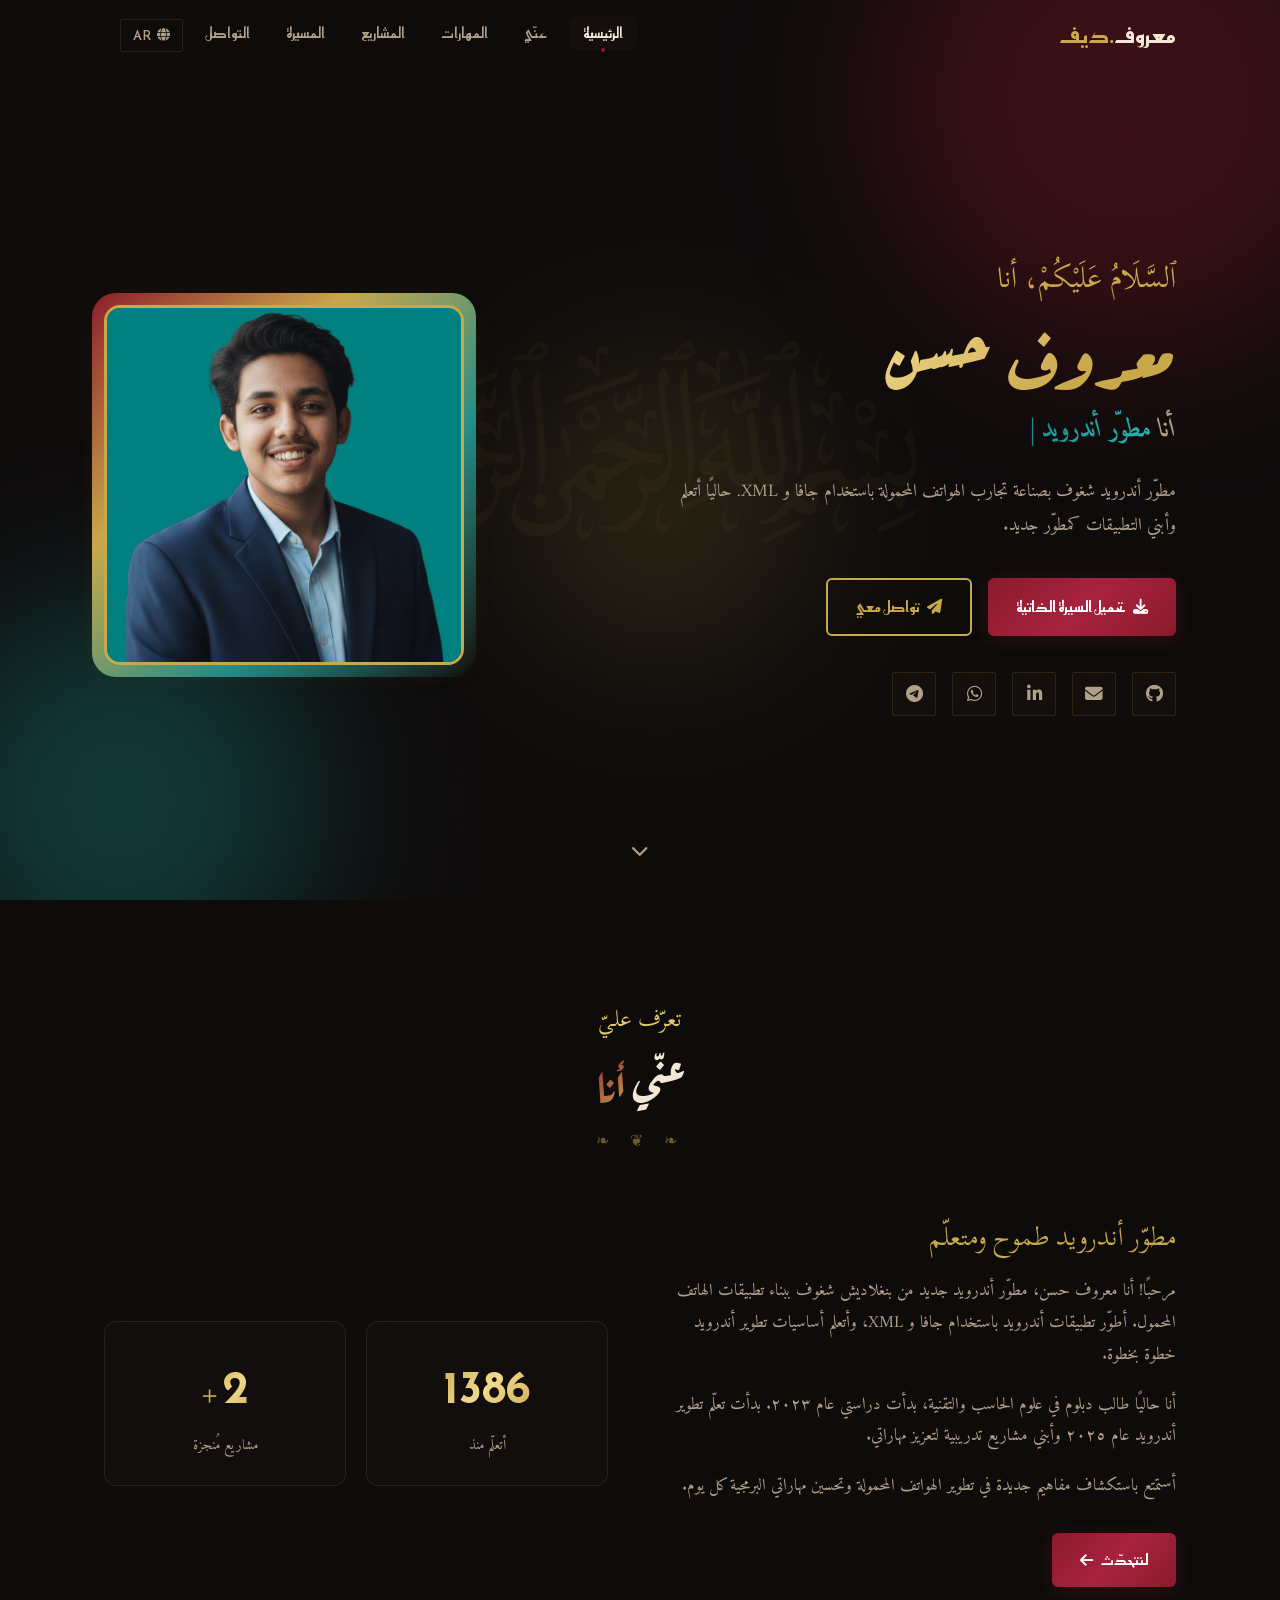
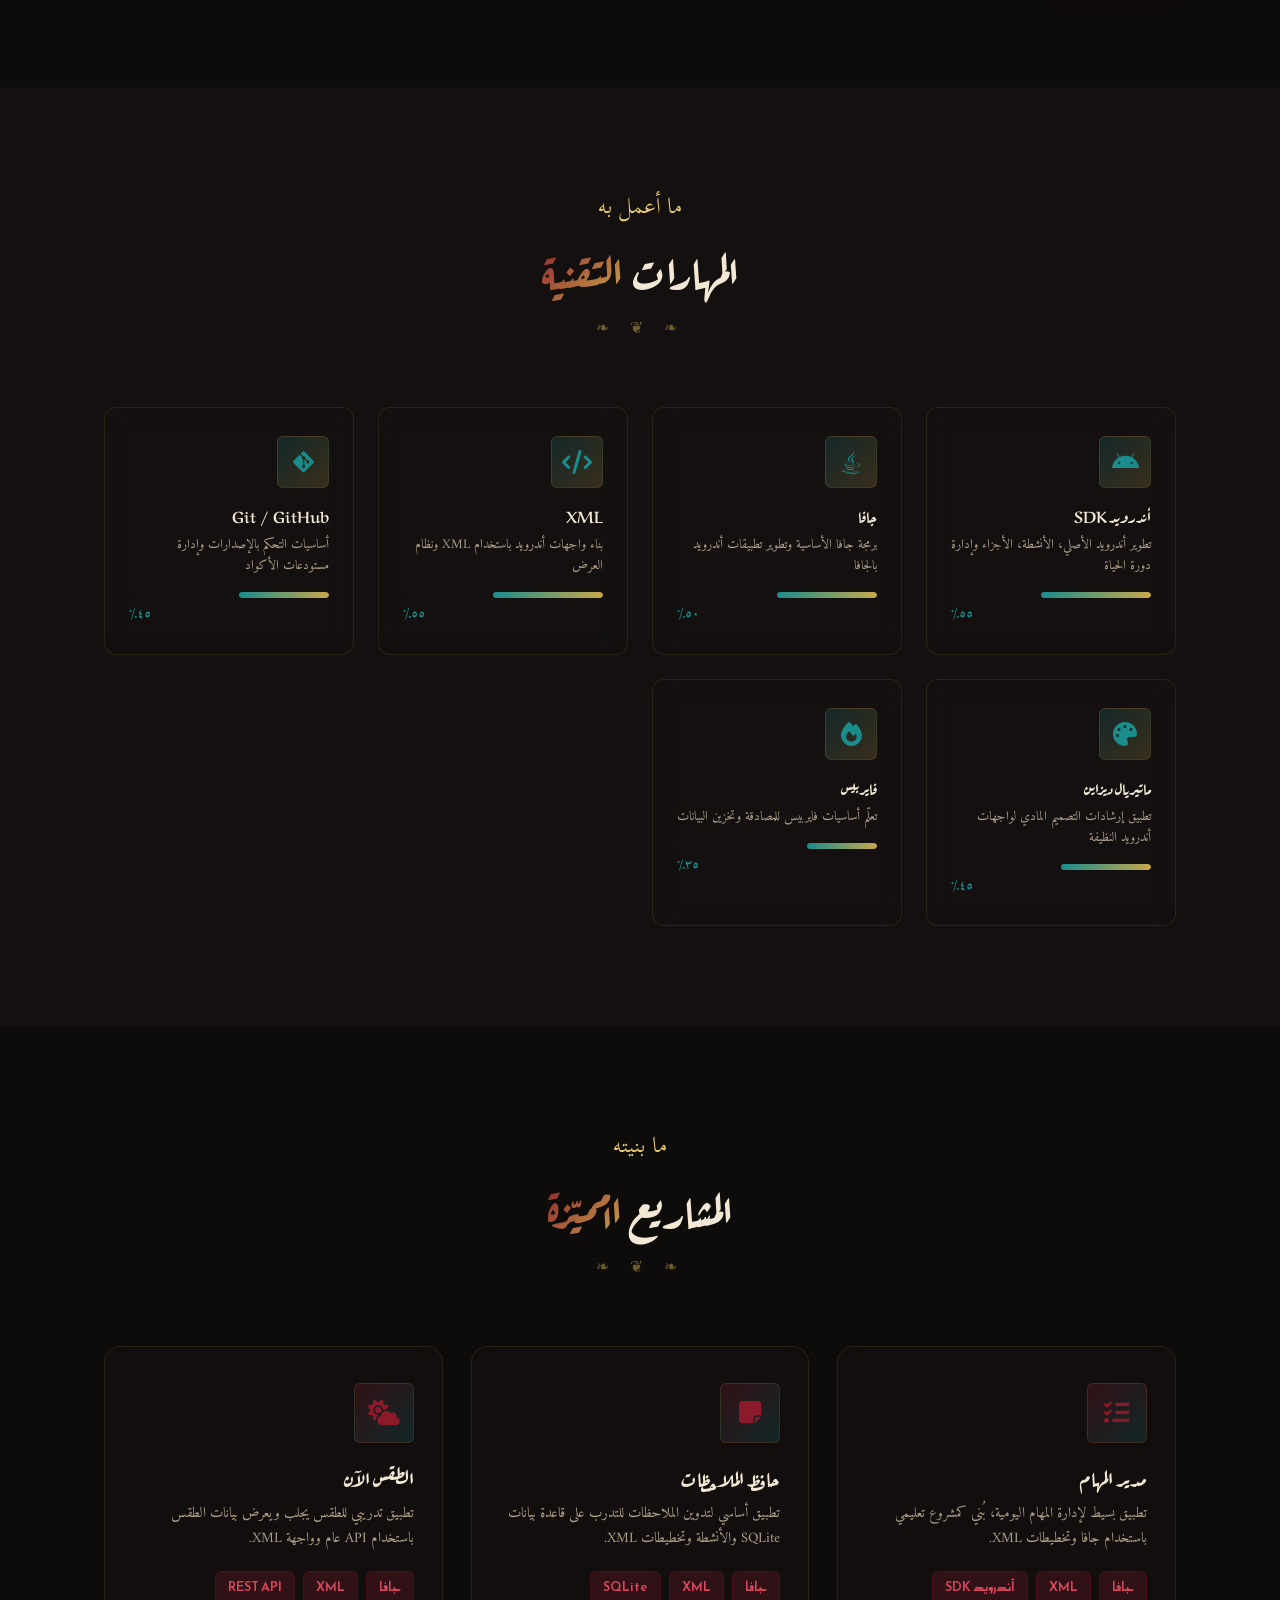
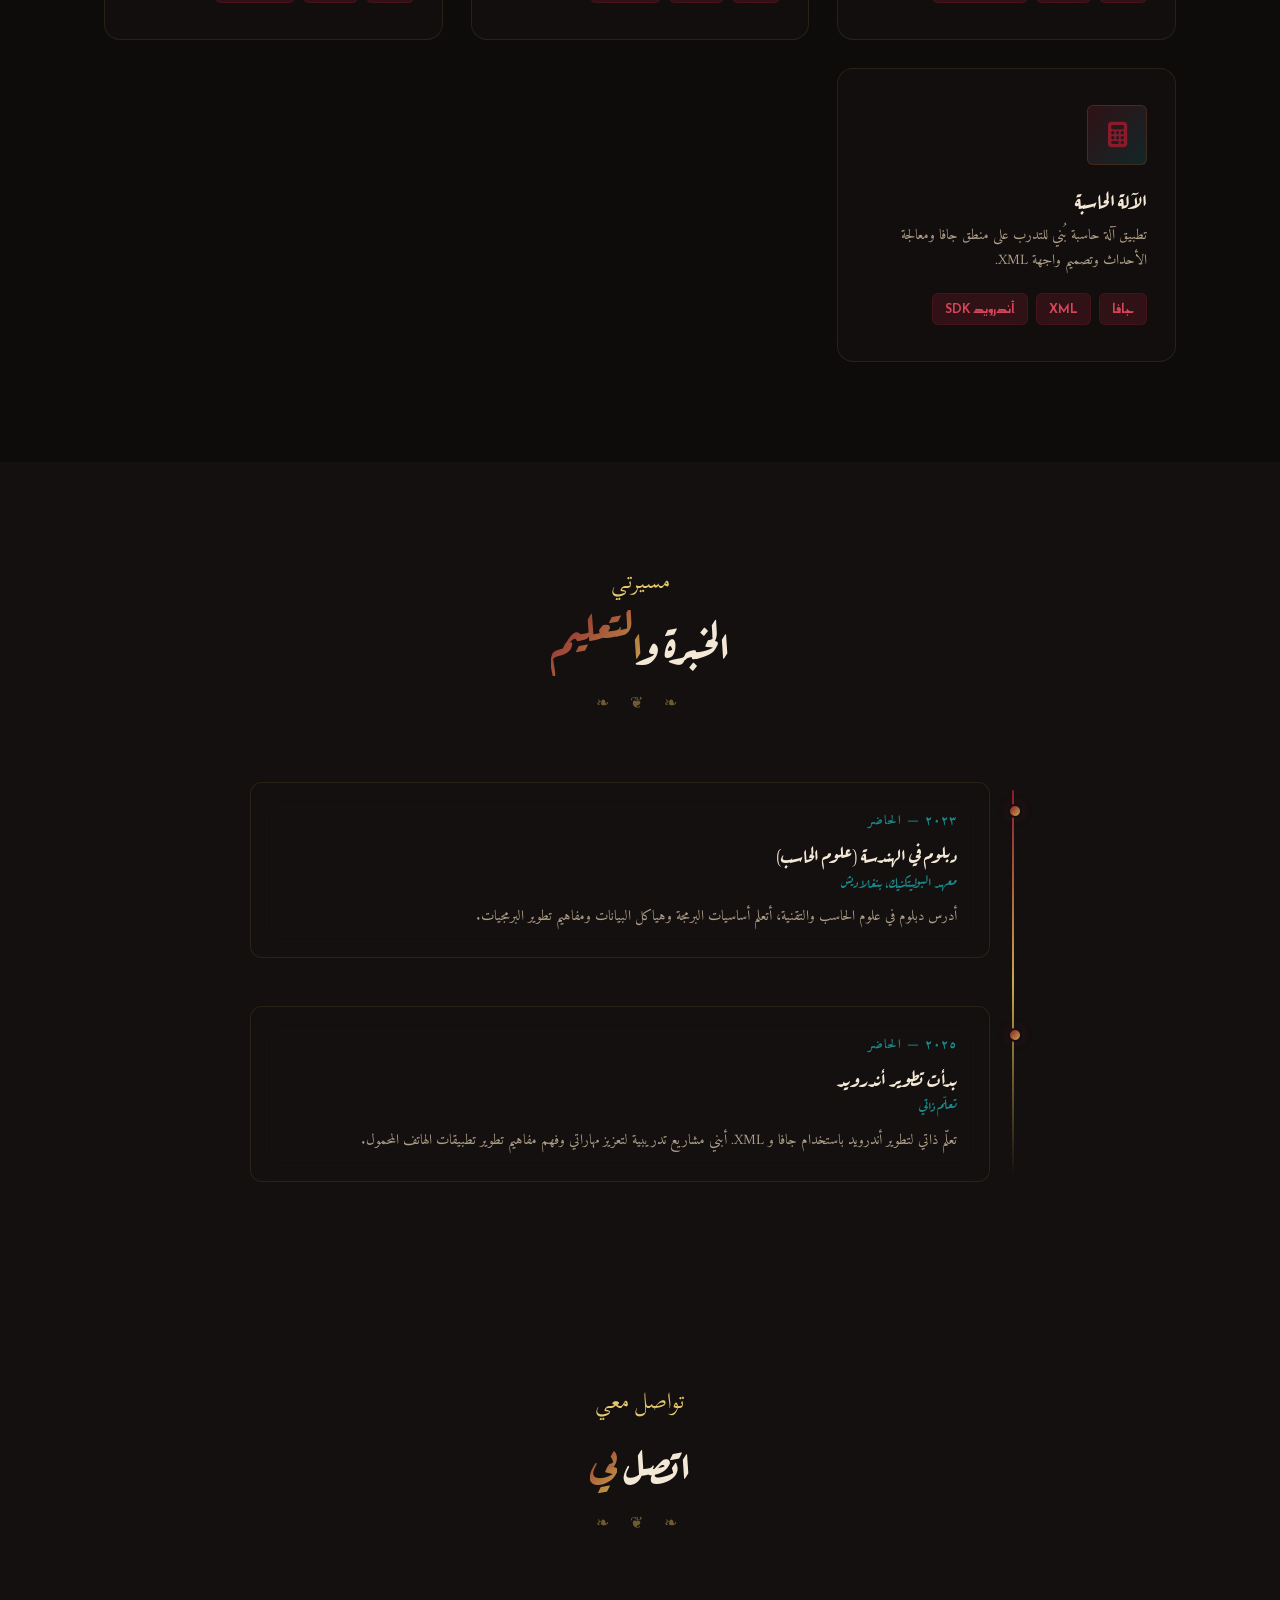
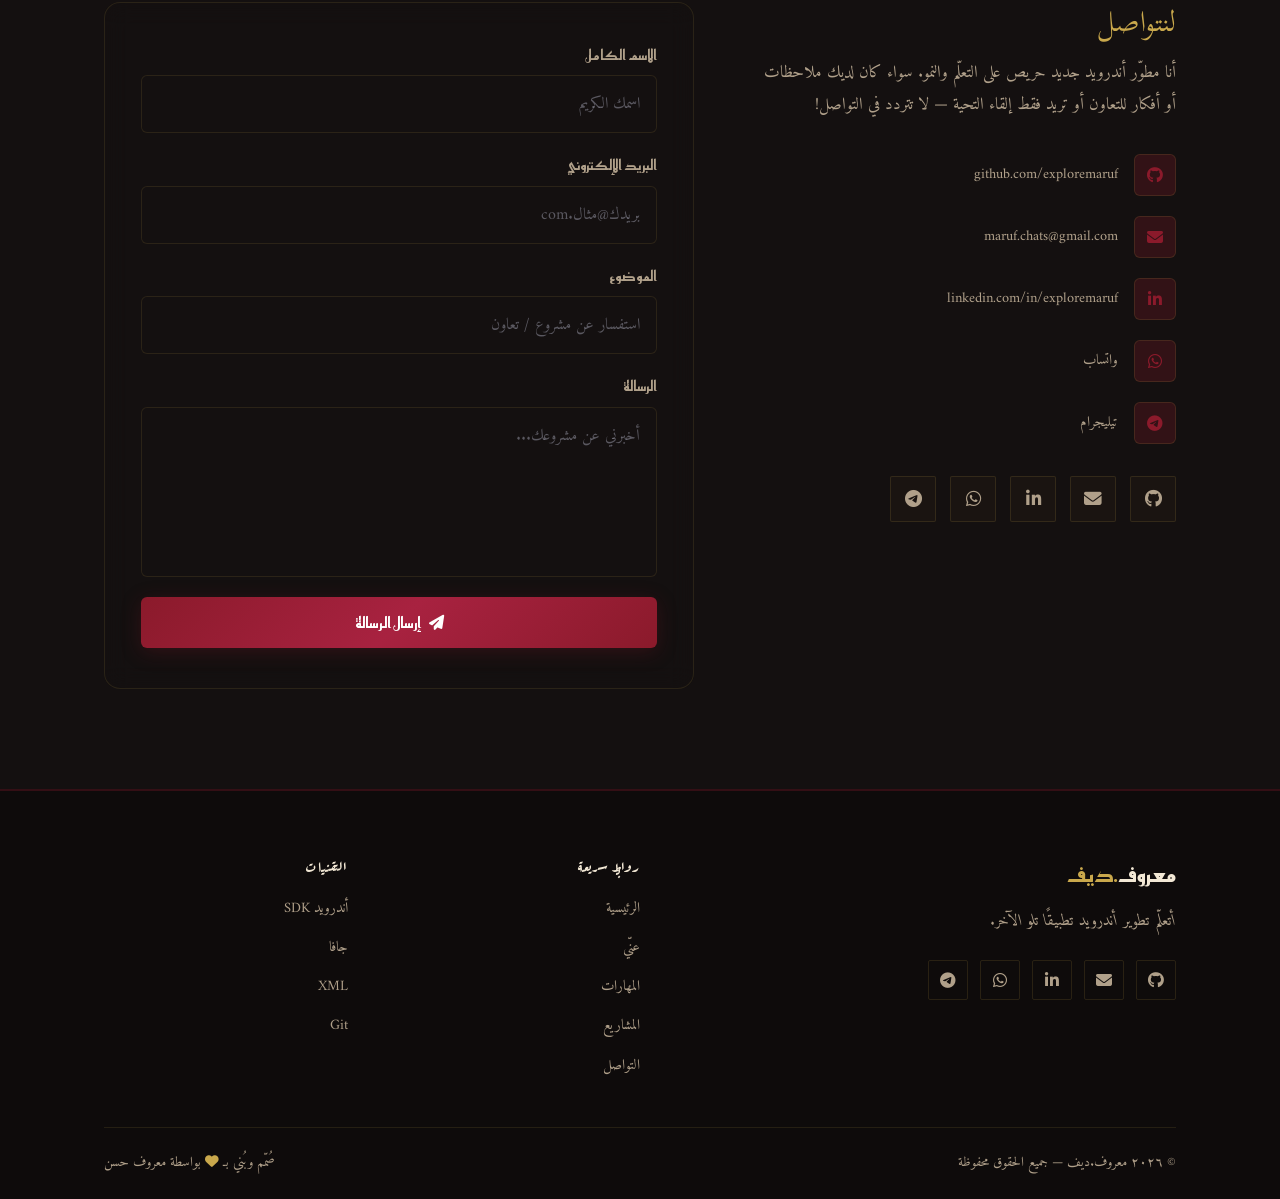
<file: arabic/index.html>
<!DOCTYPE html>
<html lang="ar" dir="rtl">
<head>
    <meta charset="UTF-8">
    <meta name="viewport" content="width=device-width, initial-scale=1.0">
    <title>معروف حسن | مطوّر أندرويد</title>
    <!-- Google Fonts — Arabic calligraphic + display -->
    <link rel="preconnect" href="https://fonts.googleapis.com">
    <link rel="preconnect" href="https://fonts.gstatic.com" crossorigin>
    <link href="https://fonts.googleapis.com/css2?family=Amiri:ital,wght@0,400;0,700;1,400;1,700&family=Aref+Ruqaa:wght@400;700&family=Scheherazade+New:wght@400;500;600;700&family=Reem+Kufi:wght@400;500;600;700&display=swap" rel="stylesheet">
    <!-- Font Awesome 6 -->
    <link rel="stylesheet" href="https://cdnjs.cloudflare.com/ajax/libs/font-awesome/6.4.0/css/all.min.css">
    <!-- Stylesheet -->
    <link rel="stylesheet" href="asset/style.css">
</head>
<body>

    <!-- ========== شريط التنقل ========== -->
    <nav class="navbar" id="navbar">
        <div class="nav-container">
            <a href="#home" class="logo">معروف<span>.ديف</span></a>
            <ul class="nav-links" id="navLinks">
                <li><a href="#home" class="nav-link active">الرئيسية</a></li>
                <li><a href="#about" class="nav-link">عنّي</a></li>
                <li><a href="#skills" class="nav-link">المهارات</a></li>
                <li><a href="#projects" class="nav-link">المشاريع</a></li>
                <li><a href="#timeline" class="nav-link">المسيرة</a></li>
                <li><a href="#contact" class="nav-link">التواصل</a></li>
                <li class="language-selector">
                    <button class="language-toggle" id="languageToggle" aria-label="تغيير اللغة">
                        <i class="fas fa-globe"></i>
                        <span id="currentLang">AR</span>
                    </button>
                    <div class="language-dropdown" id="languageDropdown">
                        <a href="../index.html" class="language-option" data-lang="en">🇺🇸 English</a>
                        <a href="index.html" class="language-option" data-lang="ar">🇸🇦 العربية</a>
                        <a href="../italian/index.html" class="language-option" data-lang="it">🇮🇹 Italiano</a>
                        <a href="../russian/index.html" class="language-option" data-lang="ru">🇷🇺 Русский</a>
                    </div>
                </li>
            </ul>
            <button class="hamburger" id="hamburger" aria-label="فتح القائمة">
                <span></span>
                <span></span>
                <span></span>
            </button>
        </div>
    </nav>

    <!-- ========== قسم البطل ========== -->
    <section id="home" class="hero">
        <!-- Animated background blobs -->
        <div class="hero-bg">
            <div class="blob blob-1"></div>
            <div class="blob blob-2"></div>
            <div class="blob blob-3"></div>
        </div>
        <!-- ﷽ — Ottoman tughra-style bismillah -->
        <div class="tughra-watermark" aria-hidden="true">﷽</div>
        <div class="hero-container">
            <div class="hero-text reveal">
                <p class="hero-greeting">ٱلسَّلَامُ عَلَيْكُمْ، أنا</p>
                <h1 class="hero-name">معروف حسن</h1>
                <div class="hero-role">
                    <span>أنا </span>
                    <span class="typing-text" id="typingText"></span>
                    <span class="typing-cursor">|</span>
                </div>
                <p class="hero-desc">
                    مطوّر أندرويد شغوف بصناعة تجارب الهواتف المحمولة
                    باستخدام جافا و XML. حاليًا أتعلم وأبني التطبيقات كمطوّر جديد.
                </p>
                <div class="hero-cta">
                    <a href="#" class="btn btn-primary">
                        <i class="fas fa-download"></i> تحميل السيرة الذاتية
                    </a>
                    <a href="#contact" class="btn btn-outline">
                        <i class="fas fa-paper-plane"></i> تواصل معي
                    </a>
                </div>
                <div class="hero-socials">
                    <a href="https://github.com/exploremaruf" target="_blank" rel="noopener" aria-label="GitHub">
                        <i class="fab fa-github"></i>
                    </a>
                    <a href="mailto:maruf.chats@gmail.com" aria-label="البريد الإلكتروني">
                        <i class="fas fa-envelope"></i>
                    </a>
                    <a href="https://linkedin.com/in/exploremaruf" target="_blank" rel="noopener" aria-label="LinkedIn">
                        <i class="fab fa-linkedin-in"></i>
                    </a>
                    <a href="https://wa.me/" target="_blank" rel="noopener" aria-label="واتساب">
                        <i class="fab fa-whatsapp"></i>
                    </a>
                    <a href="https://t.me/exploremaruf" target="_blank" rel="noopener" aria-label="تيليجرام">
                        <i class="fab fa-telegram-plane"></i>
                    </a>
                </div>
            </div>
            <div class="hero-image reveal">
                <div class="image-wrapper">
                    <img src="asset/images/maruf.jpeg" alt="معروف حسن — مطوّر أندرويد">
                    <div class="image-ring"></div>
                </div>
            </div>
        </div>
        <a href="#about" class="scroll-down" aria-label="مرّر للأسفل">
            <i class="fas fa-chevron-down"></i>
        </a>
    </section>

    <!-- ========== قسم عنّي ========== -->
    <section id="about" class="about section">
        <div class="container">
            <div class="section-header reveal">
                <p class="section-label">تعرّف عليّ</p>
                <h2 class="section-title">عنّي <span class="gradient-text">أنا</span></h2>
            </div>
            <div class="about-grid">
                <div class="about-text reveal">
                    <h3>مطوّر أندرويد طموح ومتعلّم</h3>
                    <p>
                        مرحبًا! أنا معروف حسن، مطوّر أندرويد جديد من بنغلاديش
                        شغوف ببناء تطبيقات الهاتف المحمول. أطوّر تطبيقات أندرويد
                        باستخدام جافا و XML، وأتعلم أساسيات تطوير أندرويد خطوة بخطوة.
                    </p>
                    <p>
                        أنا حاليًا طالب دبلوم في علوم الحاسب والتقنية،
                        بدأت دراستي عام ٢٠٢٣. بدأت تعلّم تطوير أندرويد عام ٢٠٢٥
                        وأبني مشاريع تدريبية لتعزيز مهاراتي.
                    </p>
                    <p>
                        أستمتع باستكشاف مفاهيم جديدة في تطوير الهواتف المحمولة
                        وتحسين مهاراتي البرمجية كل يوم.
                    </p>
                    <a href="#contact" class="btn btn-primary">لنتحدّث <i class="fas fa-arrow-left"></i></a>
                </div>
                <div class="about-stats reveal">
                    <div class="stat-card">
                        <span class="stat-number" data-target="2025">0</span>
                        <p>أتعلّم منذ</p>
                    </div>
                    <div class="stat-card">
                        <span class="stat-number" data-target="3">0</span>
                        <span class="stat-suffix">+</span>
                        <p>مشاريع مُنجزة</p>
                    </div>
                </div>
            </div>
        </div>
    </section>

    <!-- ========== قسم المهارات ========== -->
    <section id="skills" class="skills section">
        <div class="container">
            <div class="section-header reveal">
                <p class="section-label">ما أعمل به</p>
                <h2 class="section-title">المهارات <span class="gradient-text">التقنية</span></h2>
            </div>
            <div class="skills-grid">

                <div class="skill-card reveal">
                    <div class="skill-icon"><i class="fab fa-android"></i></div>
                    <h4>أندرويد SDK</h4>
                    <p>تطوير أندرويد الأصلي، الأنشطة، الأجزاء وإدارة دورة الحياة</p>
                    <div class="skill-bar">
                        <div class="skill-fill" data-width="55"></div>
                    </div>
                    <span class="skill-percent">٥٥٪</span>
                </div>

                <div class="skill-card reveal">
                    <div class="skill-icon"><i class="fab fa-java"></i></div>
                    <h4>جافا</h4>
                    <p>برمجة جافا الأساسية وتطوير تطبيقات أندرويد بالجافا</p>
                    <div class="skill-bar">
                        <div class="skill-fill" data-width="50"></div>
                    </div>
                    <span class="skill-percent">٥٠٪</span>
                </div>

                <div class="skill-card reveal">
                    <div class="skill-icon"><i class="fas fa-code"></i></div>
                    <h4>XML</h4>
                    <p>بناء واجهات أندرويد باستخدام XML ونظام العرض</p>
                    <div class="skill-bar">
                        <div class="skill-fill" data-width="55"></div>
                    </div>
                    <span class="skill-percent">٥٥٪</span>
                </div>

                <div class="skill-card reveal">
                    <div class="skill-icon"><i class="fab fa-git-alt"></i></div>
                    <h4>Git / GitHub</h4>
                    <p>أساسيات التحكم بالإصدارات وإدارة مستودعات الأكواد</p>
                    <div class="skill-bar">
                        <div class="skill-fill" data-width="45"></div>
                    </div>
                    <span class="skill-percent">٤٥٪</span>
                </div>

                <div class="skill-card reveal">
                    <div class="skill-icon"><i class="fas fa-palette"></i></div>
                    <h4>ماتيريال ديزاين</h4>
                    <p>تطبيق إرشادات التصميم المادي لواجهات أندرويد النظيفة</p>
                    <div class="skill-bar">
                        <div class="skill-fill" data-width="45"></div>
                    </div>
                    <span class="skill-percent">٤٥٪</span>
                </div>

                <div class="skill-card reveal">
                    <div class="skill-icon"><i class="fas fa-fire"></i></div>
                    <h4>فايربيس</h4>
                    <p>تعلّم أساسيات فايربيس للمصادقة وتخزين البيانات</p>
                    <div class="skill-bar">
                        <div class="skill-fill" data-width="35"></div>
                    </div>
                    <span class="skill-percent">٣٥٪</span>
                </div>

            </div>
        </div>
    </section>

    <!-- ========== قسم المشاريع ========== -->
    <section id="projects" class="projects section">
        <div class="container">
            <div class="section-header reveal">
                <p class="section-label">ما بنيته</p>
                <h2 class="section-title">المشاريع <span class="gradient-text">المميّزة</span></h2>
            </div>
            <div class="projects-grid">

                <div class="project-card reveal">
                    <div class="project-inner">
                        <div class="project-front">
                            <div class="project-icon"><i class="fas fa-tasks"></i></div>
                            <h3>مدير المهام</h3>
                            <p>تطبيق بسيط لإدارة المهام اليومية، بُني كمشروع تعليمي باستخدام جافا وتخطيطات XML.</p>
                            <div class="project-tags">
                                <span>جافا</span>
                                <span>XML</span>
                                <span>أندرويد SDK</span>
                            </div>
                        </div>
                        <div class="project-overlay">
                            <h3>مدير المهام</h3>
                            <p>مشروع تدريبي لتعلم أساسيات أندرويد — إضافة وتعديل وحذف المهام بواجهة XML نظيفة وتخزين محلي للبيانات.</p>
                            <div class="project-links">
                                <a href="#" aria-label="GitHub"><i class="fab fa-github"></i> الكود</a>
                                <a href="#" aria-label="عرض حي"><i class="fas fa-external-link-alt"></i> عرض</a>
                            </div>
                        </div>
                    </div>
                </div>

                <div class="project-card reveal">
                    <div class="project-inner">
                        <div class="project-front">
                            <div class="project-icon"><i class="fas fa-sticky-note"></i></div>
                            <h3>حافظ الملاحظات</h3>
                            <p>تطبيق أساسي لتدوين الملاحظات للتدرب على قاعدة بيانات SQLite والأنشطة وتخطيطات XML.</p>
                            <div class="project-tags">
                                <span>جافا</span>
                                <span>XML</span>
                                <span>SQLite</span>
                            </div>
                        </div>
                        <div class="project-overlay">
                            <h3>حافظ الملاحظات</h3>
                            <p>بُني لتعلم عمليات CRUD مع SQLite في أندرويد. يمكن للمستخدمين إنشاء وقراءة وتحديث وحذف الملاحظات بواجهة XML بسيطة.</p>
                            <div class="project-links">
                                <a href="#" aria-label="GitHub"><i class="fab fa-github"></i> الكود</a>
                                <a href="#" aria-label="عرض حي"><i class="fas fa-external-link-alt"></i> عرض</a>
                            </div>
                        </div>
                    </div>
                </div>

                <div class="project-card reveal">
                    <div class="project-inner">
                        <div class="project-front">
                            <div class="project-icon"><i class="fas fa-cloud-sun"></i></div>
                            <h3>الطقس الآن</h3>
                            <p>تطبيق تدريبي للطقس يجلب ويعرض بيانات الطقس باستخدام API عام وواجهة XML.</p>
                            <div class="project-tags">
                                <span>جافا</span>
                                <span>XML</span>
                                <span>REST API</span>
                            </div>
                        </div>
                        <div class="project-overlay">
                            <h3>الطقس الآن</h3>
                            <p>مشروع تعليمي لفهم استدعاءات API في أندرويد باستخدام جافا. يعرض معلومات الطقس الأساسية بتصميم ماتيريال نظيف.</p>
                            <div class="project-links">
                                <a href="#" aria-label="GitHub"><i class="fab fa-github"></i> الكود</a>
                                <a href="#" aria-label="عرض حي"><i class="fas fa-external-link-alt"></i> عرض</a>
                            </div>
                        </div>
                    </div>
                </div>

                <div class="project-card reveal">
                    <div class="project-inner">
                        <div class="project-front">
                            <div class="project-icon"><i class="fas fa-calculator"></i></div>
                            <h3>الآلة الحاسبة</h3>
                            <p>تطبيق آلة حاسبة بُني للتدرب على منطق جافا ومعالجة الأحداث وتصميم واجهة XML.</p>
                            <div class="project-tags">
                                <span>جافا</span>
                                <span>XML</span>
                                <span>أندرويد SDK</span>
                            </div>
                        </div>
                        <div class="project-overlay">
                            <h3>الآلة الحاسبة</h3>
                            <p>أحد أوائل مشاريعي في أندرويد — آلة حاسبة وظيفية باستخدام جافا للمنطق و XML لتصميم التخطيط. ساعدني على فهم أساسيات أندرويد.</p>
                            <div class="project-links">
                                <a href="#" aria-label="GitHub"><i class="fab fa-github"></i> الكود</a>
                                <a href="#" aria-label="عرض حي"><i class="fas fa-external-link-alt"></i> عرض</a>
                            </div>
                        </div>
                    </div>
                </div>

            </div>
        </div>
    </section>

    <!-- ========== قسم المسيرة ========== -->
    <section id="timeline" class="timeline section">
        <div class="container">
            <div class="section-header reveal">
                <p class="section-label">مسيرتي</p>
                <h2 class="section-title">الخبرة و<span class="gradient-text">التعليم</span></h2>
            </div>
            <div class="timeline-wrapper">

                <div class="timeline-item reveal">
                    <div class="timeline-dot"></div>
                    <div class="timeline-card">
                        <span class="timeline-date">٢٠٢٣ — الحاضر</span>
                        <h3>دبلوم في الهندسة (علوم الحاسب)</h3>
                        <h4>معهد البوليتكنيك، بنغلاديش</h4>
                        <p>أدرس دبلوم في علوم الحاسب والتقنية، أتعلم أساسيات البرمجة وهياكل البيانات ومفاهيم تطوير البرمجيات.</p>
                    </div>
                </div>

                <div class="timeline-item reveal">
                    <div class="timeline-dot"></div>
                    <div class="timeline-card">
                        <span class="timeline-date">٢٠٢٥ — الحاضر</span>
                        <h3>بدأت تطوير أندرويد</h3>
                        <h4>تعلّم ذاتي</h4>
                        <p>تعلّم ذاتي لتطوير أندرويد باستخدام جافا و XML. أبني مشاريع تدريبية لتعزيز مهاراتي وفهم مفاهيم تطوير تطبيقات الهاتف المحمول.</p>
                    </div>
                </div>

            </div>
        </div>
    </section>

    <!-- ========== قسم التواصل ========== -->
    <section id="contact" class="contact section">
        <div class="container">
            <div class="section-header reveal">
                <p class="section-label">تواصل معي</p>
                <h2 class="section-title">اتصل <span class="gradient-text">بي</span></h2>
            </div>
            <div class="contact-grid">

                <div class="contact-info reveal">
                    <h3>لنتواصل</h3>
                    <p>
                        أنا مطوّر أندرويد جديد حريص على التعلّم والنمو. سواء كان لديك
                        ملاحظات أو أفكار للتعاون أو تريد فقط إلقاء التحية — لا تتردد
                        في التواصل!
                    </p>
                    <div class="contact-details">
                        <div class="contact-item">
                            <i class="fab fa-github"></i>
                            <a href="https://github.com/exploremaruf" target="_blank" rel="noopener">github.com/exploremaruf</a>
                        </div>
                        <div class="contact-item">
                            <i class="fas fa-envelope"></i>
                            <a href="mailto:maruf.chats@gmail.com">maruf.chats@gmail.com</a>
                        </div>
                        <div class="contact-item">
                            <i class="fab fa-linkedin-in"></i>
                            <a href="https://linkedin.com/in/exploremaruf" target="_blank" rel="noopener">linkedin.com/in/exploremaruf</a>
                        </div>
                        <div class="contact-item">
                            <i class="fab fa-whatsapp"></i>
                            <a href="https://wa.me/" target="_blank" rel="noopener">واتساب</a>
                        </div>
                        <div class="contact-item">
                            <i class="fab fa-telegram-plane"></i>
                            <a href="https://t.me/exploremaruf" target="_blank" rel="noopener">تيليجرام</a>
                        </div>
                    </div>
                    <div class="contact-socials">
                        <a href="https://github.com/exploremaruf" target="_blank" rel="noopener" aria-label="GitHub">
                            <i class="fab fa-github"></i>
                        </a>
                        <a href="mailto:maruf.chats@gmail.com" aria-label="البريد الإلكتروني">
                            <i class="fas fa-envelope"></i>
                        </a>
                        <a href="https://linkedin.com/in/exploremaruf" target="_blank" rel="noopener" aria-label="LinkedIn">
                            <i class="fab fa-linkedin-in"></i>
                        </a>
                        <a href="https://wa.me/" target="_blank" rel="noopener" aria-label="واتساب">
                            <i class="fab fa-whatsapp"></i>
                        </a>
                        <a href="https://t.me/exploremaruf" target="_blank" rel="noopener" aria-label="تيليجرام">
                            <i class="fab fa-telegram-plane"></i>
                        </a>
                    </div>
                </div>

                <form class="contact-form reveal" id="contactForm" novalidate>
                    <div class="form-group">
                        <label for="name">الاسم الكامل</label>
                        <input type="text" id="name" name="name" placeholder="اسمك الكريم" required>
                    </div>
                    <div class="form-group">
                        <label for="email">البريد الإلكتروني</label>
                        <input type="email" id="email" name="email" placeholder="بريدك@مثال.com" required>
                    </div>
                    <div class="form-group">
                        <label for="subject">الموضوع</label>
                        <input type="text" id="subject" name="subject" placeholder="استفسار عن مشروع / تعاون">
                    </div>
                    <div class="form-group">
                        <label for="message">الرسالة</label>
                        <textarea id="message" name="message" rows="5" placeholder="أخبرني عن مشروعك..." required></textarea>
                    </div>
                    <button type="submit" class="btn btn-primary btn-full">
                        <i class="fas fa-paper-plane"></i> إرسال الرسالة
                    </button>
                </form>

            </div>
        </div>
    </section>

    <!-- ========== التذييل ========== -->
    <footer class="footer">
        <div class="container">
            <div class="footer-content">
                <div class="footer-brand">
                    <a href="#home" class="logo">معروف<span>.ديف</span></a>
                    <p>أتعلّم تطوير أندرويد تطبيقًا تلو الآخر.</p>
                    <div class="footer-socials">
                        <a href="https://github.com/exploremaruf" target="_blank" rel="noopener" aria-label="GitHub"><i class="fab fa-github"></i></a>
                        <a href="mailto:maruf.chats@gmail.com" aria-label="البريد الإلكتروني"><i class="fas fa-envelope"></i></a>
                        <a href="https://linkedin.com/in/exploremaruf" target="_blank" rel="noopener" aria-label="LinkedIn"><i class="fab fa-linkedin-in"></i></a>
                        <a href="https://wa.me/" target="_blank" rel="noopener" aria-label="واتساب"><i class="fab fa-whatsapp"></i></a>
                        <a href="https://t.me/exploremaruf" target="_blank" rel="noopener" aria-label="تيليجرام"><i class="fab fa-telegram-plane"></i></a>
                    </div>
                </div>
                <div class="footer-links">
                    <h4>روابط سريعة</h4>
                    <ul>
                        <li><a href="#home">الرئيسية</a></li>
                        <li><a href="#about">عنّي</a></li>
                        <li><a href="#skills">المهارات</a></li>
                        <li><a href="#projects">المشاريع</a></li>
                        <li><a href="#contact">التواصل</a></li>
                    </ul>
                </div>
                <div class="footer-links">
                    <h4>التقنيات</h4>
                    <ul>
                        <li><a href="#skills">أندرويد SDK</a></li>
                        <li><a href="#skills">جافا</a></li>
                        <li><a href="#skills">XML</a></li>
                        <li><a href="#skills">Git</a></li>
                    </ul>
                </div>
            </div>
            <div class="footer-bottom">
                <p>&copy; ٢٠٢٦ معروف.ديف — جميع الحقوق محفوظة</p>
                <p>صُمّم وبُني بـ <i class="fas fa-heart" style="color: var(--accent-secondary);"></i> بواسطة معروف حسن</p>
            </div>
        </div>
    </footer>

    <!-- Back to Top Button -->
    <button class="back-to-top" id="backToTop" aria-label="Back to top">
        <i class="fas fa-arrow-up"></i>
    </button>

    <script src="asset/script.js"></script>
</body>
</html>
</file>
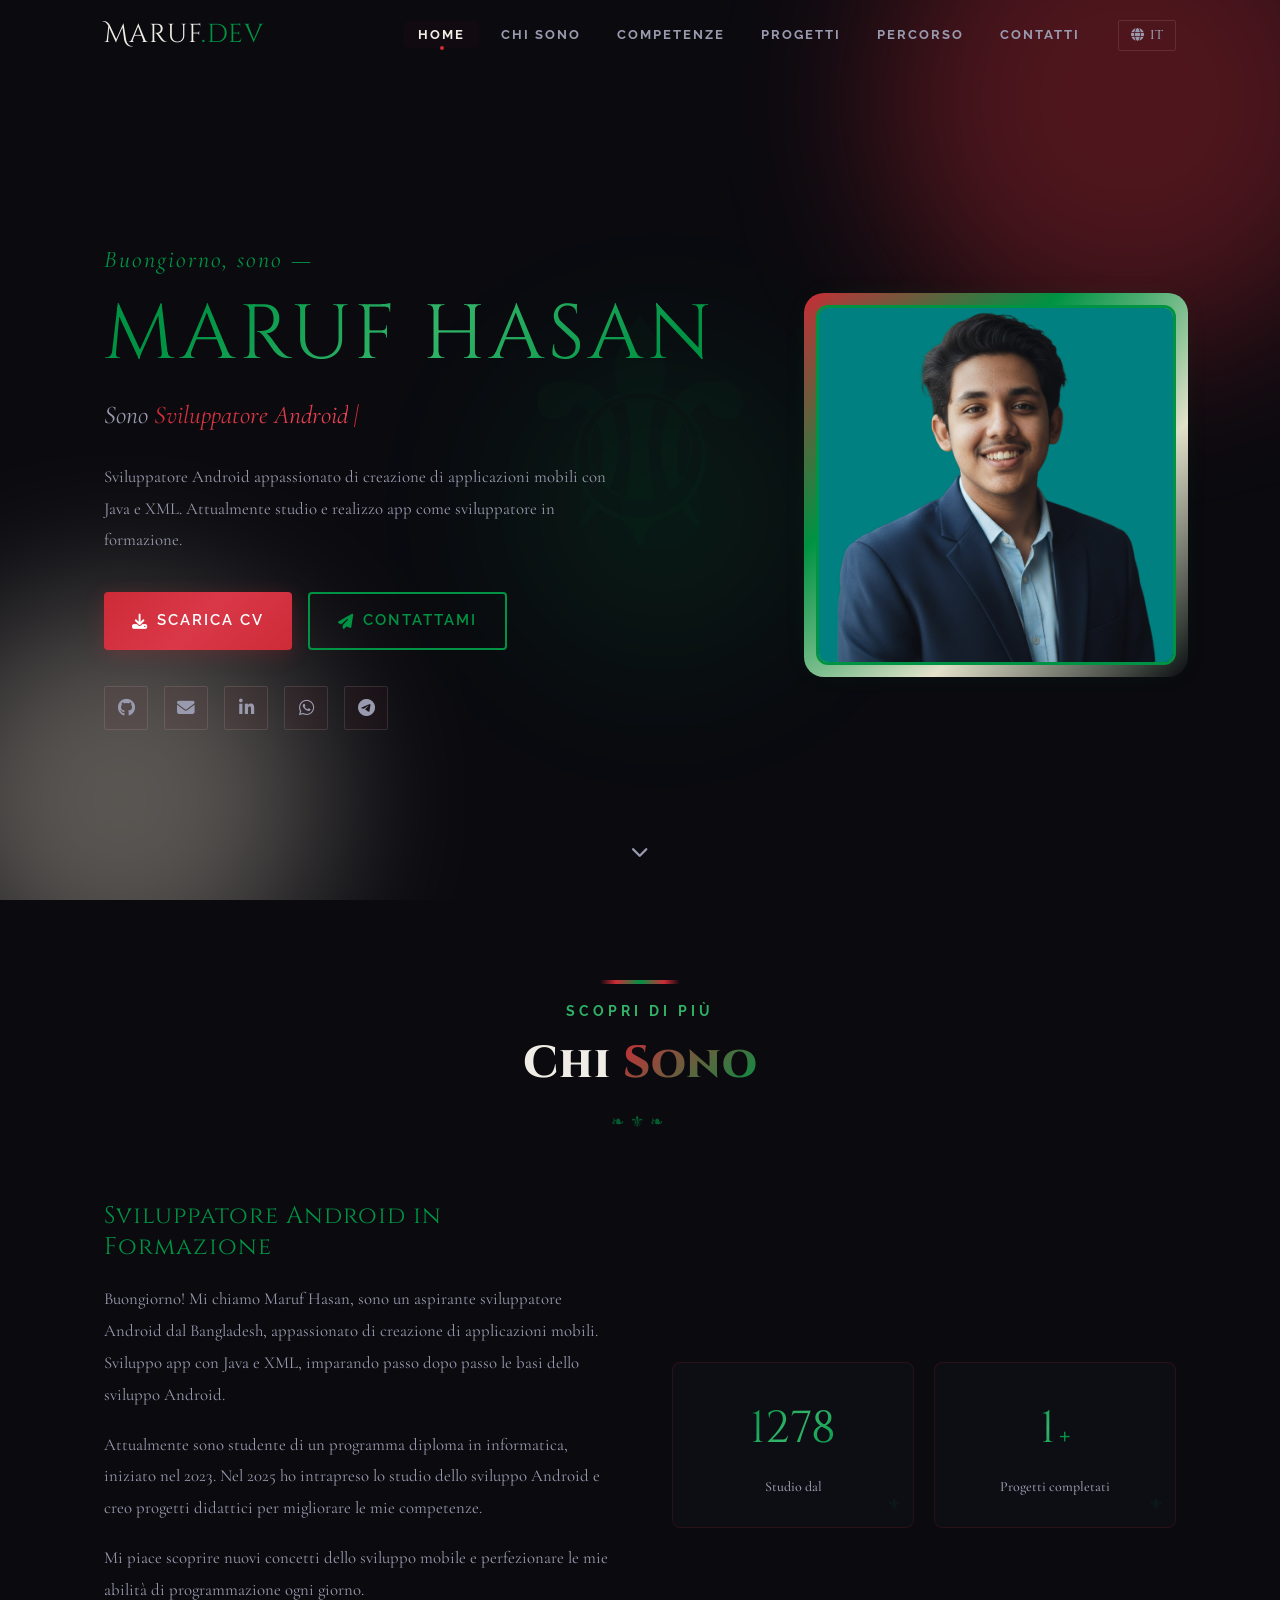
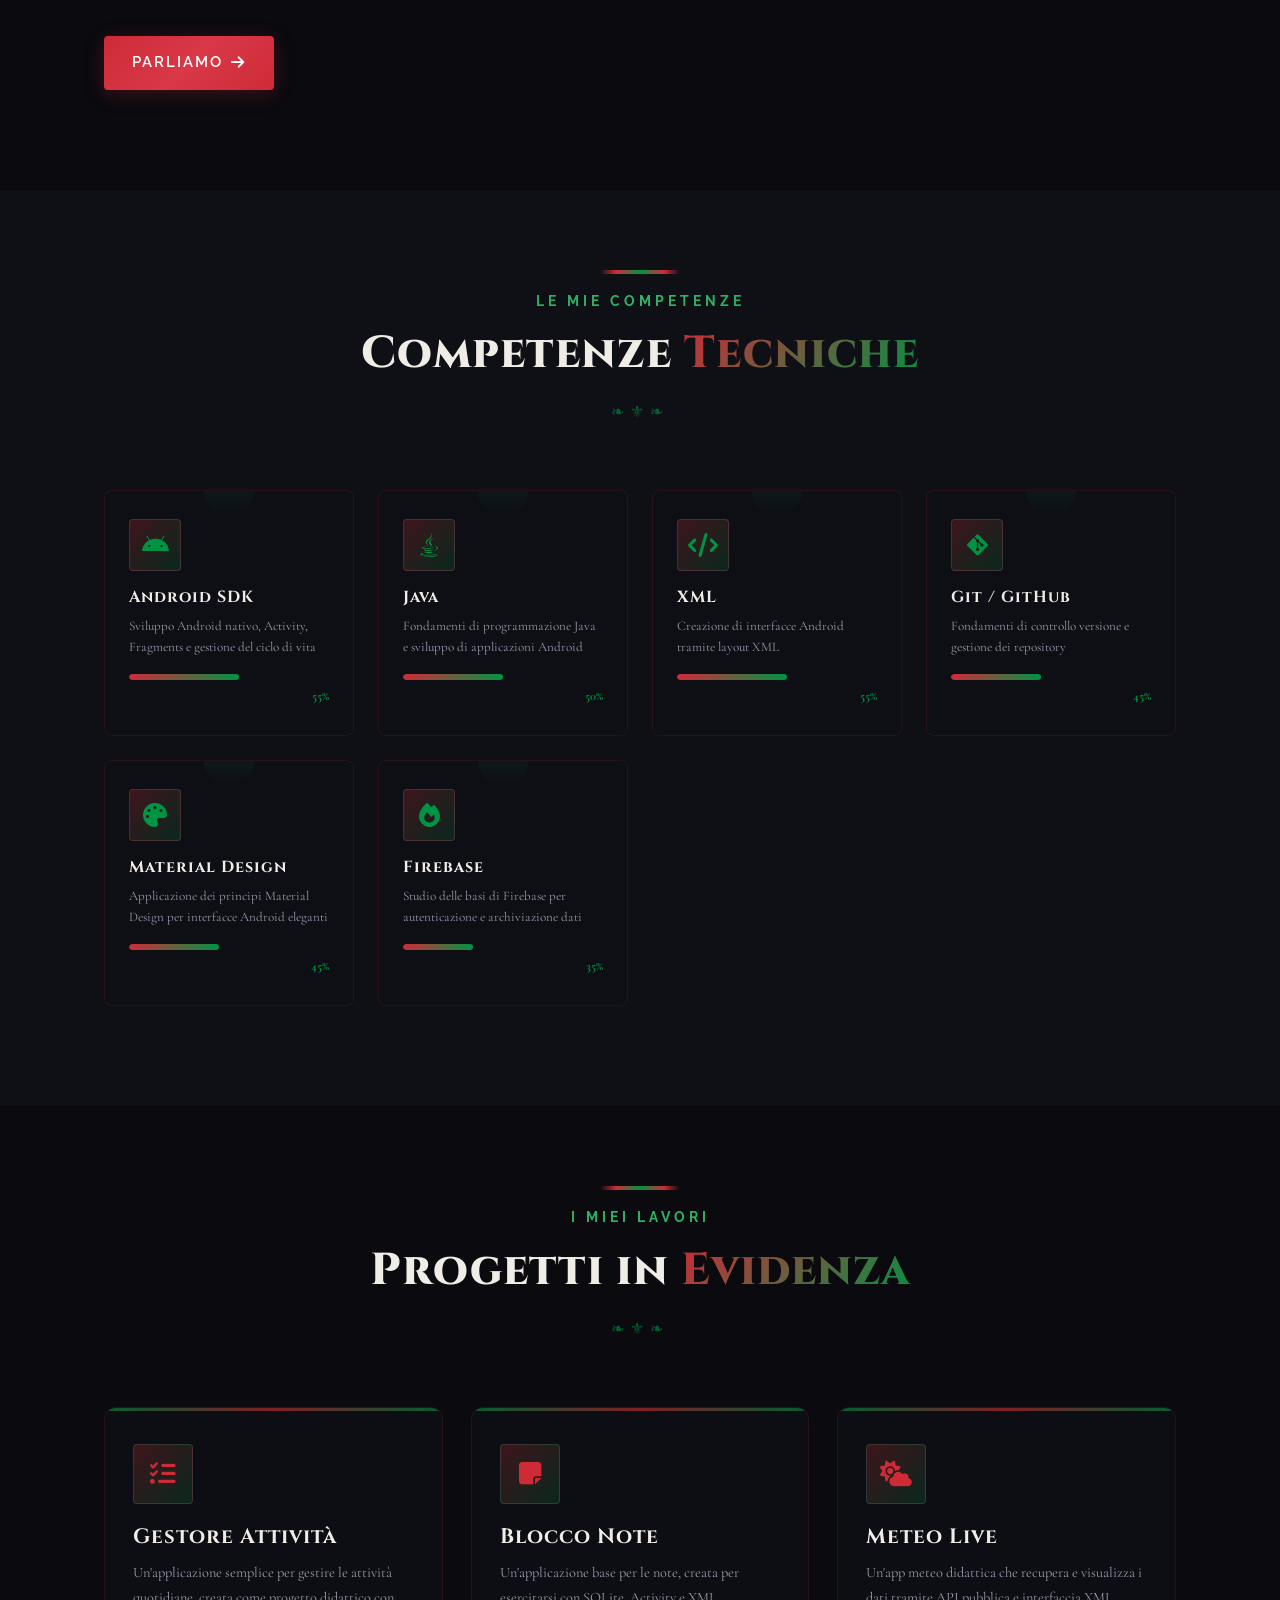
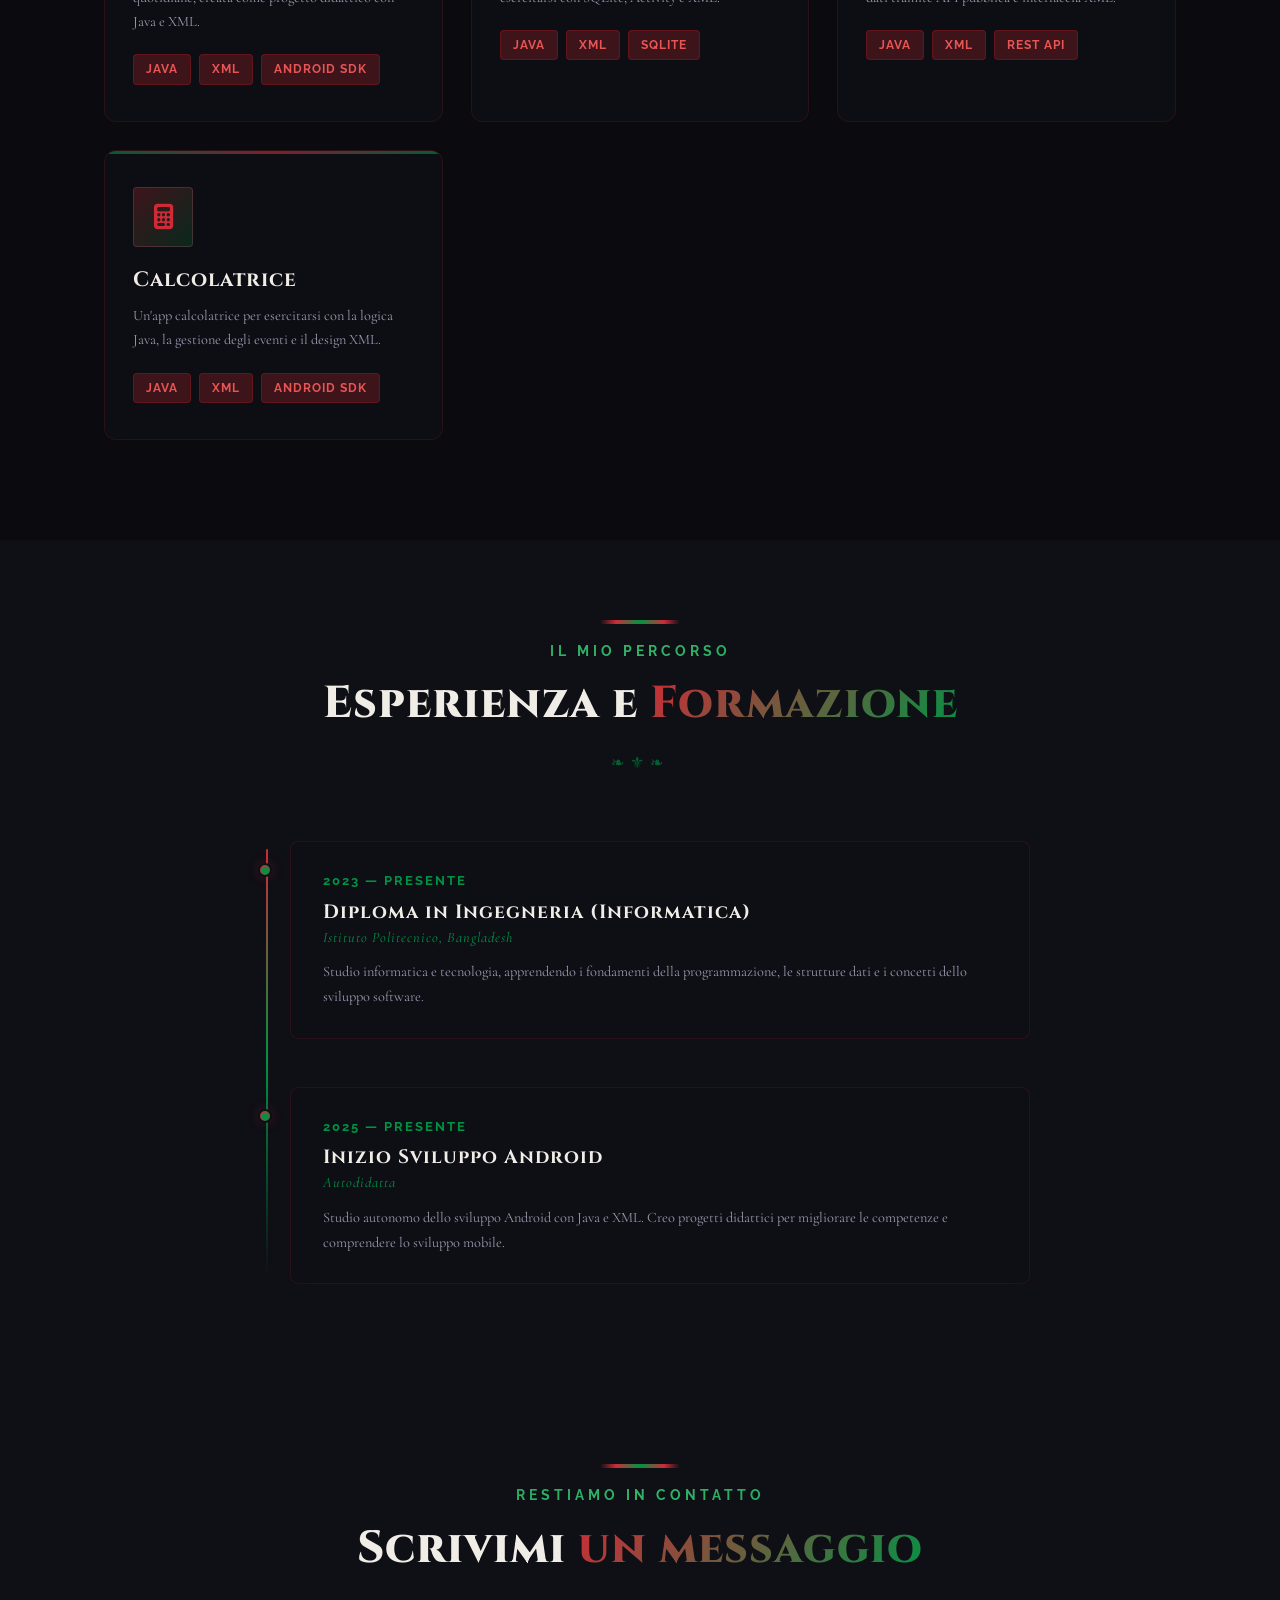
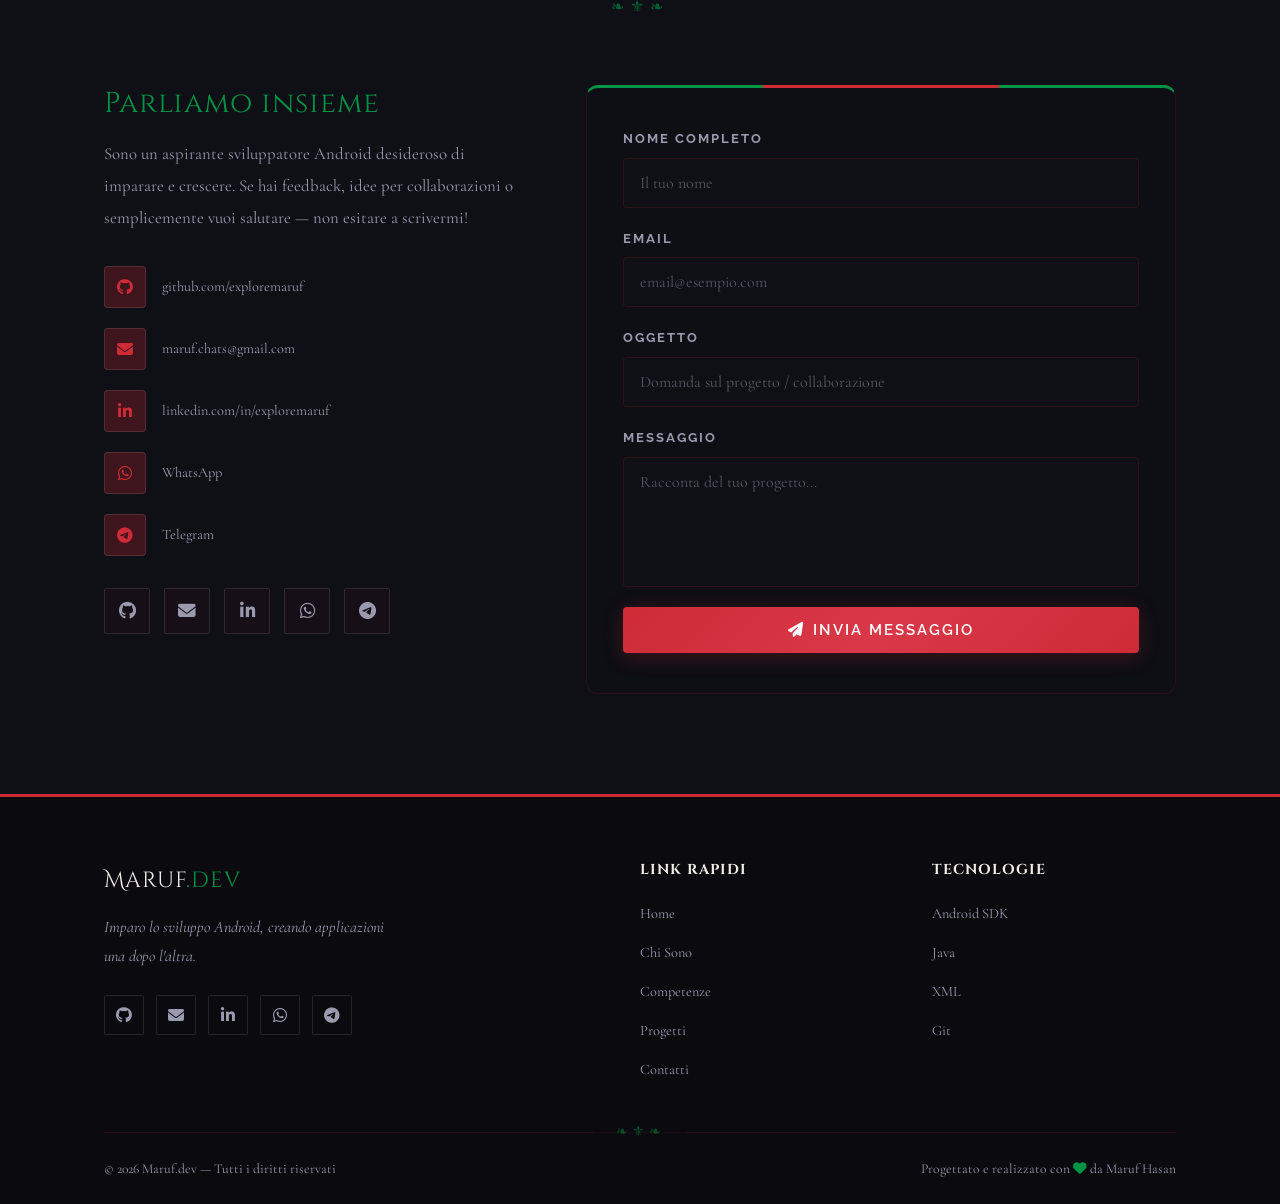
<file: italian/index.html>
<!DOCTYPE html>
<html lang="it" dir="ltr">
<head>
    <meta charset="UTF-8">
    <meta name="viewport" content="width=device-width, initial-scale=1.0">
    <title>Maruf Hasan | Sviluppatore Android</title>
    <!-- Google Fonts — Authentic Italian Renaissance typography -->
    <link rel="preconnect" href="https://fonts.googleapis.com">
    <link rel="preconnect" href="https://fonts.gstatic.com" crossorigin>
    <link href="https://fonts.googleapis.com/css2?family=Cinzel:wght@400;500;600;700;800;900&family=Cinzel+Decorative:wght@400;700;900&family=Cormorant+Garamond:ital,wght@0,300;0,400;0,500;0,600;0,700;1,300;1,400;1,500;1,600;1,700&family=Raleway:ital,wght@0,400;0,500;0,600;0,700;1,400&display=swap" rel="stylesheet">
    <!-- Font Awesome 6 -->
    <link rel="stylesheet" href="https://cdnjs.cloudflare.com/ajax/libs/font-awesome/6.4.0/css/all.min.css">
    <!-- Stylesheet -->
    <link rel="stylesheet" href="asset/style.css">
</head>
<body>

    <!-- ========== Navigazione ========== -->
    <nav class="navbar" id="navbar">
        <div class="nav-container">
            <a href="#home" class="logo">Maruf<span>.dev</span></a>
            <ul class="nav-links" id="navLinks">
                <li><a href="#home" class="nav-link active">Home</a></li>
                <li><a href="#about" class="nav-link">Chi Sono</a></li>
                <li><a href="#skills" class="nav-link">Competenze</a></li>
                <li><a href="#projects" class="nav-link">Progetti</a></li>
                <li><a href="#timeline" class="nav-link">Percorso</a></li>
                <li><a href="#contact" class="nav-link">Contatti</a></li>
                <li class="language-selector">
                    <button class="language-toggle" id="languageToggle" aria-label="Cambia lingua">
                        <i class="fas fa-globe"></i>
                        <span id="currentLang">IT</span>
                    </button>
                    <div class="language-dropdown" id="languageDropdown">
                        <a href="../index.html" class="language-option" data-lang="en">🇺🇸 English</a>
                        <a href="../arabic/index.html" class="language-option" data-lang="ar">🇸🇦 العربية</a>
                        <a href="index.html" class="language-option" data-lang="it">🇮🇹 Italiano</a>
                        <a href="../russian/index.html" class="language-option" data-lang="ru">🇷🇺 Русский</a>
                    </div>
                </li>
            </ul>
            <button class="hamburger" id="hamburger" aria-label="Apri menu">
                <span></span>
                <span></span>
                <span></span>
            </button>
        </div>
    </nav>

    <!-- ========== Sezione Principale ========== -->
    <section id="home" class="hero">
        <!-- Animated background blobs -->
        <div class="hero-bg">
            <div class="blob blob-1"></div>
            <div class="blob blob-2"></div>
            <div class="blob blob-3"></div>
        </div>
        <!-- Florentine fleur-de-lis watermark -->
        <div class="tughra-watermark" aria-hidden="true">&#9884;</div>
        <div class="hero-container">
            <div class="hero-text reveal">
                <p class="hero-greeting">Buongiorno, sono —</p>
                <h1 class="hero-name">Maruf Hasan</h1>
                <div class="hero-role">
                    <span>Sono </span>
                    <span class="typing-text" id="typingText"></span>
                    <span class="typing-cursor">|</span>
                </div>
                <p class="hero-desc">
                    Sviluppatore Android appassionato di creazione di applicazioni mobili
                    con Java e XML. Attualmente studio e realizzo app come sviluppatore in formazione.
                </p>
                <div class="hero-cta">
                    <a href="#" class="btn btn-primary">
                        <i class="fas fa-download"></i> Scarica CV
                    </a>
                    <a href="#contact" class="btn btn-outline">
                        <i class="fas fa-paper-plane"></i> Contattami
                    </a>
                </div>
                <div class="hero-socials">
                    <a href="https://github.com/exploremaruf" target="_blank" rel="noopener" aria-label="GitHub">
                        <i class="fab fa-github"></i>
                    </a>
                    <a href="mailto:maruf.chats@gmail.com" aria-label="Email">
                        <i class="fas fa-envelope"></i>
                    </a>
                    <a href="https://linkedin.com/in/exploremaruf" target="_blank" rel="noopener" aria-label="LinkedIn">
                        <i class="fab fa-linkedin-in"></i>
                    </a>
                    <a href="https://wa.me/" target="_blank" rel="noopener" aria-label="WhatsApp">
                        <i class="fab fa-whatsapp"></i>
                    </a>
                    <a href="https://t.me/exploremaruf" target="_blank" rel="noopener" aria-label="Telegram">
                        <i class="fab fa-telegram-plane"></i>
                    </a>
                </div>
            </div>
            <div class="hero-image reveal">
                <div class="image-wrapper">
                    <img src="asset/images/maruf.jpeg" alt="Maruf Hasan — Sviluppatore Android">
                    <div class="image-ring"></div>
                </div>
            </div>
        </div>
        <a href="#about" class="scroll-down" aria-label="Scorri verso il basso">
            <i class="fas fa-chevron-down"></i>
        </a>
    </section>

    <!-- ========== Chi Sono ========== -->
    <section id="about" class="about section">
        <div class="container">
            <div class="section-header reveal">
                <p class="section-label">Scopri di più</p>
                <h2 class="section-title">Chi <span class="gradient-text">Sono</span></h2>
            </div>
            <div class="about-grid">
                <div class="about-text reveal">
                    <h3>Sviluppatore Android in Formazione</h3>
                    <p>
                        Buongiorno! Mi chiamo Maruf Hasan, sono un aspirante sviluppatore Android
                        dal Bangladesh, appassionato di creazione di applicazioni mobili. Sviluppo
                        app con Java e XML, imparando passo dopo passo le basi dello sviluppo Android.
                    </p>
                    <p>
                        Attualmente sono studente di un programma diploma in informatica,
                        iniziato nel 2023. Nel 2025 ho intrapreso lo studio dello
                        sviluppo Android e creo progetti didattici per migliorare le mie competenze.
                    </p>
                    <p>
                        Mi piace scoprire nuovi concetti dello sviluppo mobile
                        e perfezionare le mie abilità di programmazione ogni giorno.
                    </p>
                    <a href="#contact" class="btn btn-primary">Parliamo <i class="fas fa-arrow-right"></i></a>
                </div>
                <div class="about-stats reveal">
                    <div class="stat-card">
                        <span class="stat-number" data-target="2025">0</span>
                        <p>Studio dal</p>
                    </div>
                    <div class="stat-card">
                        <span class="stat-number" data-target="3">0</span>
                        <span class="stat-suffix">+</span>
                        <p>Progetti completati</p>
                    </div>
                </div>
            </div>
        </div>
    </section>

    <!-- ========== Competenze ========== -->
    <section id="skills" class="skills section">
        <div class="container">
            <div class="section-header reveal">
                <p class="section-label">Le mie competenze</p>
                <h2 class="section-title">Competenze <span class="gradient-text">Tecniche</span></h2>
            </div>
            <div class="skills-grid">

                <div class="skill-card reveal">
                    <div class="skill-icon"><i class="fab fa-android"></i></div>
                    <h4>Android SDK</h4>
                    <p>Sviluppo Android nativo, Activity, Fragments e gestione del ciclo di vita</p>
                    <div class="skill-bar">
                        <div class="skill-fill" data-width="55"></div>
                    </div>
                    <span class="skill-percent">55%</span>
                </div>

                <div class="skill-card reveal">
                    <div class="skill-icon"><i class="fab fa-java"></i></div>
                    <h4>Java</h4>
                    <p>Fondamenti di programmazione Java e sviluppo di applicazioni Android</p>
                    <div class="skill-bar">
                        <div class="skill-fill" data-width="50"></div>
                    </div>
                    <span class="skill-percent">50%</span>
                </div>

                <div class="skill-card reveal">
                    <div class="skill-icon"><i class="fas fa-code"></i></div>
                    <h4>XML</h4>
                    <p>Creazione di interfacce Android tramite layout XML</p>
                    <div class="skill-bar">
                        <div class="skill-fill" data-width="55"></div>
                    </div>
                    <span class="skill-percent">55%</span>
                </div>

                <div class="skill-card reveal">
                    <div class="skill-icon"><i class="fab fa-git-alt"></i></div>
                    <h4>Git / GitHub</h4>
                    <p>Fondamenti di controllo versione e gestione dei repository</p>
                    <div class="skill-bar">
                        <div class="skill-fill" data-width="45"></div>
                    </div>
                    <span class="skill-percent">45%</span>
                </div>

                <div class="skill-card reveal">
                    <div class="skill-icon"><i class="fas fa-palette"></i></div>
                    <h4>Material Design</h4>
                    <p>Applicazione dei principi Material Design per interfacce Android eleganti</p>
                    <div class="skill-bar">
                        <div class="skill-fill" data-width="45"></div>
                    </div>
                    <span class="skill-percent">45%</span>
                </div>

                <div class="skill-card reveal">
                    <div class="skill-icon"><i class="fas fa-fire"></i></div>
                    <h4>Firebase</h4>
                    <p>Studio delle basi di Firebase per autenticazione e archiviazione dati</p>
                    <div class="skill-bar">
                        <div class="skill-fill" data-width="35"></div>
                    </div>
                    <span class="skill-percent">35%</span>
                </div>

            </div>
        </div>
    </section>

    <!-- ========== Progetti ========== -->
    <section id="projects" class="projects section">
        <div class="container">
            <div class="section-header reveal">
                <p class="section-label">I miei lavori</p>
                <h2 class="section-title">Progetti in <span class="gradient-text">Evidenza</span></h2>
            </div>
            <div class="projects-grid">

                <div class="project-card reveal">
                    <div class="project-inner">
                        <div class="project-front">
                            <div class="project-icon"><i class="fas fa-tasks"></i></div>
                            <h3>Gestore Attività</h3>
                            <p>Un'applicazione semplice per gestire le attività quotidiane, creata come progetto didattico con Java e XML.</p>
                            <div class="project-tags">
                                <span>Java</span>
                                <span>XML</span>
                                <span>Android SDK</span>
                            </div>
                        </div>
                        <div class="project-overlay">
                            <h3>Gestore Attività</h3>
                            <p>Progetto didattico per apprendere le basi di Android — aggiungere, modificare ed eliminare attività con interfaccia XML e archiviazione locale.</p>
                            <div class="project-links">
                                <a href="#" aria-label="GitHub"><i class="fab fa-github"></i> Codice</a>
                                <a href="#" aria-label="Anteprima"><i class="fas fa-external-link-alt"></i> Demo</a>
                            </div>
                        </div>
                    </div>
                </div>

                <div class="project-card reveal">
                    <div class="project-inner">
                        <div class="project-front">
                            <div class="project-icon"><i class="fas fa-sticky-note"></i></div>
                            <h3>Blocco Note</h3>
                            <p>Un'applicazione base per le note, creata per esercitarsi con SQLite, Activity e XML.</p>
                            <div class="project-tags">
                                <span>Java</span>
                                <span>XML</span>
                                <span>SQLite</span>
                            </div>
                        </div>
                        <div class="project-overlay">
                            <h3>Blocco Note</h3>
                            <p>Creato per imparare le operazioni CRUD con SQLite su Android. Gli utenti possono creare, leggere, aggiornare ed eliminare note tramite un'interfaccia XML semplice.</p>
                            <div class="project-links">
                                <a href="#" aria-label="GitHub"><i class="fab fa-github"></i> Codice</a>
                                <a href="#" aria-label="Anteprima"><i class="fas fa-external-link-alt"></i> Demo</a>
                            </div>
                        </div>
                    </div>
                </div>

                <div class="project-card reveal">
                    <div class="project-inner">
                        <div class="project-front">
                            <div class="project-icon"><i class="fas fa-cloud-sun"></i></div>
                            <h3>Meteo Live</h3>
                            <p>Un'app meteo didattica che recupera e visualizza i dati tramite API pubblica e interfaccia XML.</p>
                            <div class="project-tags">
                                <span>Java</span>
                                <span>XML</span>
                                <span>REST API</span>
                            </div>
                        </div>
                        <div class="project-overlay">
                            <h3>Meteo Live</h3>
                            <p>Progetto didattico per comprendere le chiamate API su Android con Java. Mostra informazioni meteo base con un design Material pulito.</p>
                            <div class="project-links">
                                <a href="#" aria-label="GitHub"><i class="fab fa-github"></i> Codice</a>
                                <a href="#" aria-label="Anteprima"><i class="fas fa-external-link-alt"></i> Demo</a>
                            </div>
                        </div>
                    </div>
                </div>

                <div class="project-card reveal">
                    <div class="project-inner">
                        <div class="project-front">
                            <div class="project-icon"><i class="fas fa-calculator"></i></div>
                            <h3>Calcolatrice</h3>
                            <p>Un'app calcolatrice per esercitarsi con la logica Java, la gestione degli eventi e il design XML.</p>
                            <div class="project-tags">
                                <span>Java</span>
                                <span>XML</span>
                                <span>Android SDK</span>
                            </div>
                        </div>
                        <div class="project-overlay">
                            <h3>Calcolatrice</h3>
                            <p>Uno dei miei primi progetti Android — una calcolatrice funzionale in Java con layout XML. Mi ha aiutato a comprendere le basi di Android.</p>
                            <div class="project-links">
                                <a href="#" aria-label="GitHub"><i class="fab fa-github"></i> Codice</a>
                                <a href="#" aria-label="Anteprima"><i class="fas fa-external-link-alt"></i> Demo</a>
                            </div>
                        </div>
                    </div>
                </div>

            </div>
        </div>
    </section>

    <!-- ========== Percorso ========== -->
    <section id="timeline" class="timeline section">
        <div class="container">
            <div class="section-header reveal">
                <p class="section-label">Il mio percorso</p>
                <h2 class="section-title">Esperienza e <span class="gradient-text">Formazione</span></h2>
            </div>
            <div class="timeline-wrapper">

                <div class="timeline-item reveal">
                    <div class="timeline-dot"></div>
                    <div class="timeline-card">
                        <span class="timeline-date">2023 — presente</span>
                        <h3>Diploma in Ingegneria (Informatica)</h3>
                        <h4>Istituto Politecnico, Bangladesh</h4>
                        <p>Studio informatica e tecnologia, apprendendo i fondamenti della programmazione, le strutture dati e i concetti dello sviluppo software.</p>
                    </div>
                </div>

                <div class="timeline-item reveal">
                    <div class="timeline-dot"></div>
                    <div class="timeline-card">
                        <span class="timeline-date">2025 — presente</span>
                        <h3>Inizio Sviluppo Android</h3>
                        <h4>Autodidatta</h4>
                        <p>Studio autonomo dello sviluppo Android con Java e XML. Creo progetti didattici per migliorare le competenze e comprendere lo sviluppo mobile.</p>
                    </div>
                </div>

            </div>
        </div>
    </section>

    <!-- ========== Contatti ========== -->
    <section id="contact" class="contact section">
        <div class="container">
            <div class="section-header reveal">
                <p class="section-label">Restiamo in contatto</p>
                <h2 class="section-title">Scrivimi <span class="gradient-text">un messaggio</span></h2>
            </div>
            <div class="contact-grid">

                <div class="contact-info reveal">
                    <h3>Parliamo insieme</h3>
                    <p>
                        Sono un aspirante sviluppatore Android desideroso di imparare e crescere.
                        Se hai feedback, idee per collaborazioni o semplicemente vuoi
                        salutare — non esitare a scrivermi!
                    </p>
                    <div class="contact-details">
                        <div class="contact-item">
                            <i class="fab fa-github"></i>
                            <a href="https://github.com/exploremaruf" target="_blank" rel="noopener">github.com/exploremaruf</a>
                        </div>
                        <div class="contact-item">
                            <i class="fas fa-envelope"></i>
                            <a href="mailto:maruf.chats@gmail.com">maruf.chats@gmail.com</a>
                        </div>
                        <div class="contact-item">
                            <i class="fab fa-linkedin-in"></i>
                            <a href="https://linkedin.com/in/exploremaruf" target="_blank" rel="noopener">linkedin.com/in/exploremaruf</a>
                        </div>
                        <div class="contact-item">
                            <i class="fab fa-whatsapp"></i>
                            <a href="https://wa.me/" target="_blank" rel="noopener">WhatsApp</a>
                        </div>
                        <div class="contact-item">
                            <i class="fab fa-telegram-plane"></i>
                            <a href="https://t.me/exploremaruf" target="_blank" rel="noopener">Telegram</a>
                        </div>
                    </div>
                    <div class="contact-socials">
                        <a href="https://github.com/exploremaruf" target="_blank" rel="noopener" aria-label="GitHub">
                            <i class="fab fa-github"></i>
                        </a>
                        <a href="mailto:maruf.chats@gmail.com" aria-label="Email">
                            <i class="fas fa-envelope"></i>
                        </a>
                        <a href="https://linkedin.com/in/exploremaruf" target="_blank" rel="noopener" aria-label="LinkedIn">
                            <i class="fab fa-linkedin-in"></i>
                        </a>
                        <a href="https://wa.me/" target="_blank" rel="noopener" aria-label="WhatsApp">
                            <i class="fab fa-whatsapp"></i>
                        </a>
                        <a href="https://t.me/exploremaruf" target="_blank" rel="noopener" aria-label="Telegram">
                            <i class="fab fa-telegram-plane"></i>
                        </a>
                    </div>
                </div>

                <form class="contact-form reveal" id="contactForm" novalidate>
                    <div class="form-group">
                        <label for="name">Nome completo</label>
                        <input type="text" id="name" name="name" placeholder="Il tuo nome" required>
                    </div>
                    <div class="form-group">
                        <label for="email">Email</label>
                        <input type="email" id="email" name="email" placeholder="email@esempio.com" required>
                    </div>
                    <div class="form-group">
                        <label for="subject">Oggetto</label>
                        <input type="text" id="subject" name="subject" placeholder="Domanda sul progetto / collaborazione">
                    </div>
                    <div class="form-group">
                        <label for="message">Messaggio</label>
                        <textarea id="message" name="message" rows="5" placeholder="Racconta del tuo progetto..." required></textarea>
                    </div>
                    <button type="submit" class="btn btn-primary btn-full">
                        <i class="fas fa-paper-plane"></i> Invia messaggio
                    </button>
                </form>

            </div>
        </div>
    </section>

    <!-- ========== Piè di Pagina ========== -->
    <footer class="footer">
        <div class="container">
            <div class="footer-content">
                <div class="footer-brand">
                    <a href="#home" class="logo">Maruf<span>.dev</span></a>
                    <p>Imparo lo sviluppo Android, creando applicazioni una dopo l'altra.</p>
                    <div class="footer-socials">
                        <a href="https://github.com/exploremaruf" target="_blank" rel="noopener" aria-label="GitHub"><i class="fab fa-github"></i></a>
                        <a href="mailto:maruf.chats@gmail.com" aria-label="Email"><i class="fas fa-envelope"></i></a>
                        <a href="https://linkedin.com/in/exploremaruf" target="_blank" rel="noopener" aria-label="LinkedIn"><i class="fab fa-linkedin-in"></i></a>
                        <a href="https://wa.me/" target="_blank" rel="noopener" aria-label="WhatsApp"><i class="fab fa-whatsapp"></i></a>
                        <a href="https://t.me/exploremaruf" target="_blank" rel="noopener" aria-label="Telegram"><i class="fab fa-telegram-plane"></i></a>
                    </div>
                </div>
                <div class="footer-links">
                    <h4>Link Rapidi</h4>
                    <ul>
                        <li><a href="#home">Home</a></li>
                        <li><a href="#about">Chi Sono</a></li>
                        <li><a href="#skills">Competenze</a></li>
                        <li><a href="#projects">Progetti</a></li>
                        <li><a href="#contact">Contatti</a></li>
                    </ul>
                </div>
                <div class="footer-links">
                    <h4>Tecnologie</h4>
                    <ul>
                        <li><a href="#skills">Android SDK</a></li>
                        <li><a href="#skills">Java</a></li>
                        <li><a href="#skills">XML</a></li>
                        <li><a href="#skills">Git</a></li>
                    </ul>
                </div>
            </div>
            <div class="footer-bottom">
                <p>&copy; 2026 Maruf.dev — Tutti i diritti riservati</p>
                <p>Progettato e realizzato con <i class="fas fa-heart" style="color: var(--accent-secondary);"></i> da Maruf Hasan</p>
            </div>
        </div>
    </footer>

    <!-- Back to Top Button -->
    <button class="back-to-top" id="backToTop" aria-label="Torna su">
        <i class="fas fa-arrow-up"></i>
    </button>

    <script src="asset/script.js"></script>
</body>
</html>
</file>
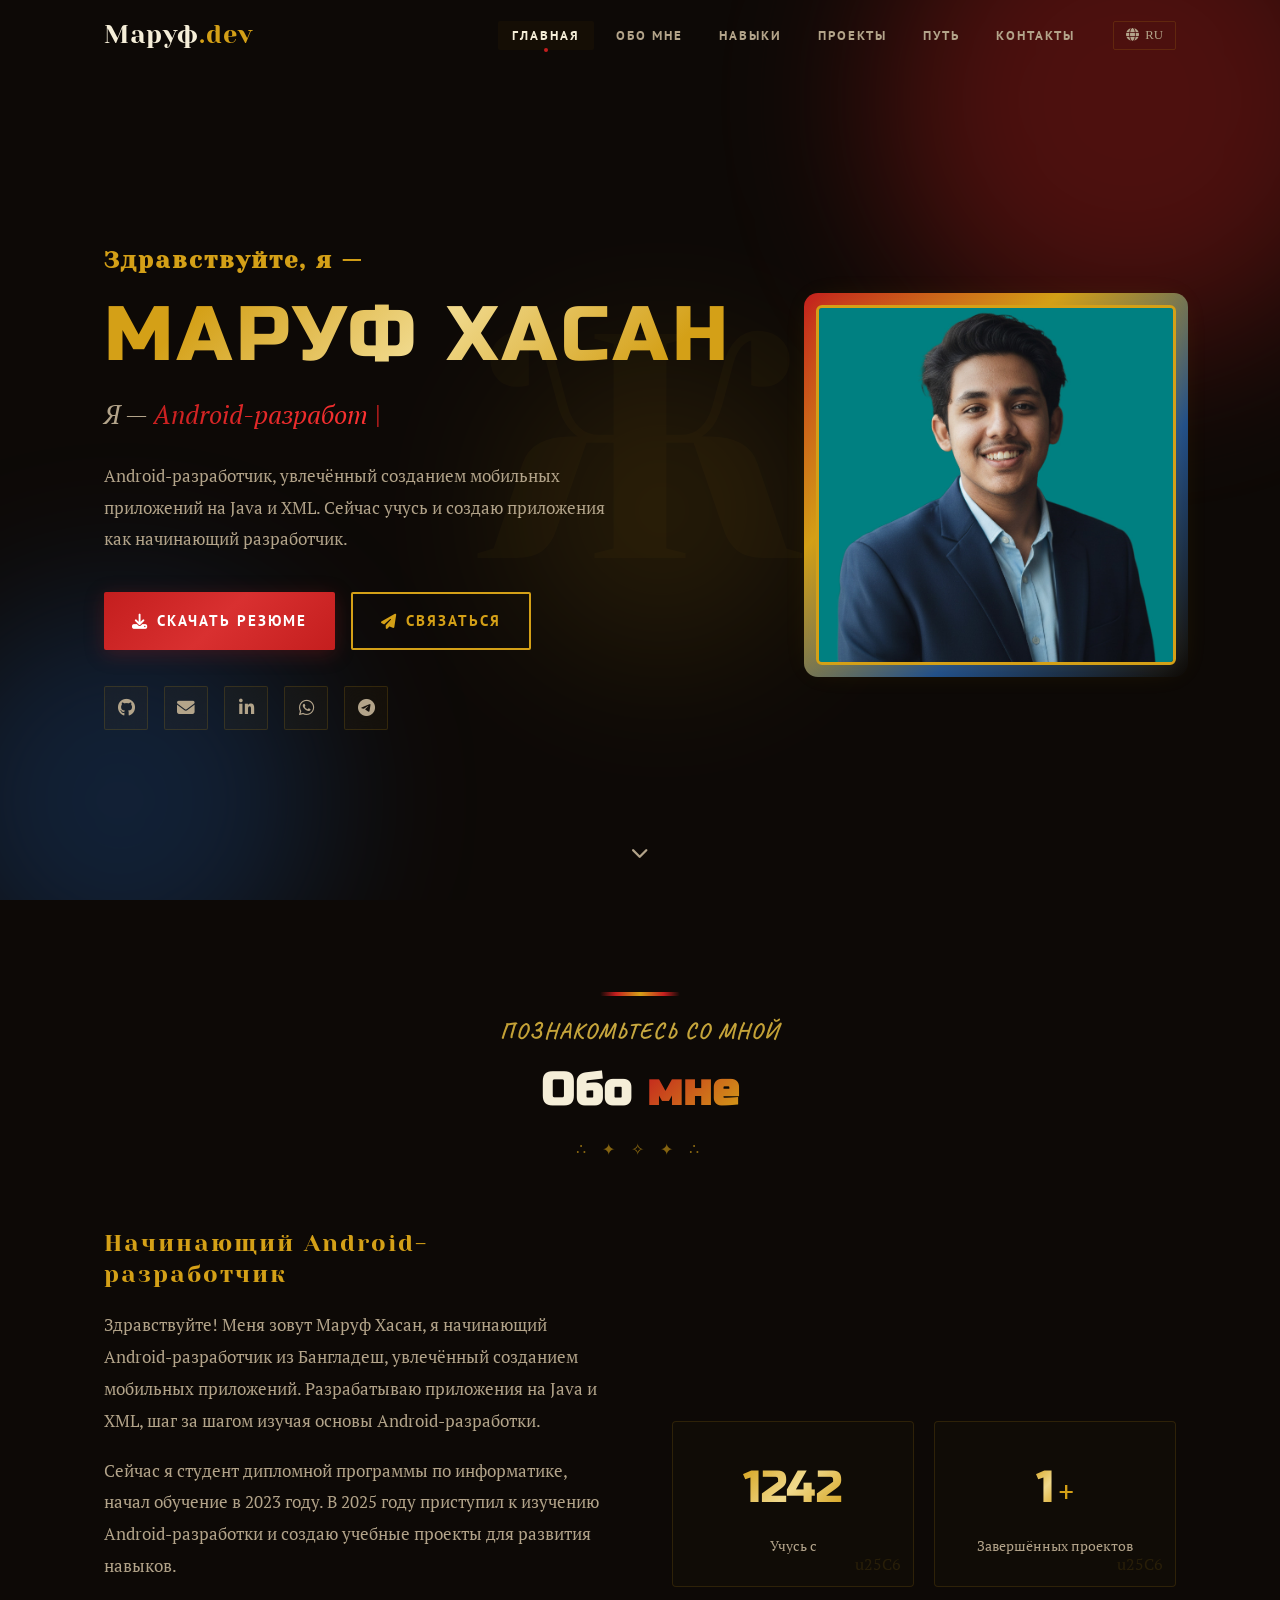
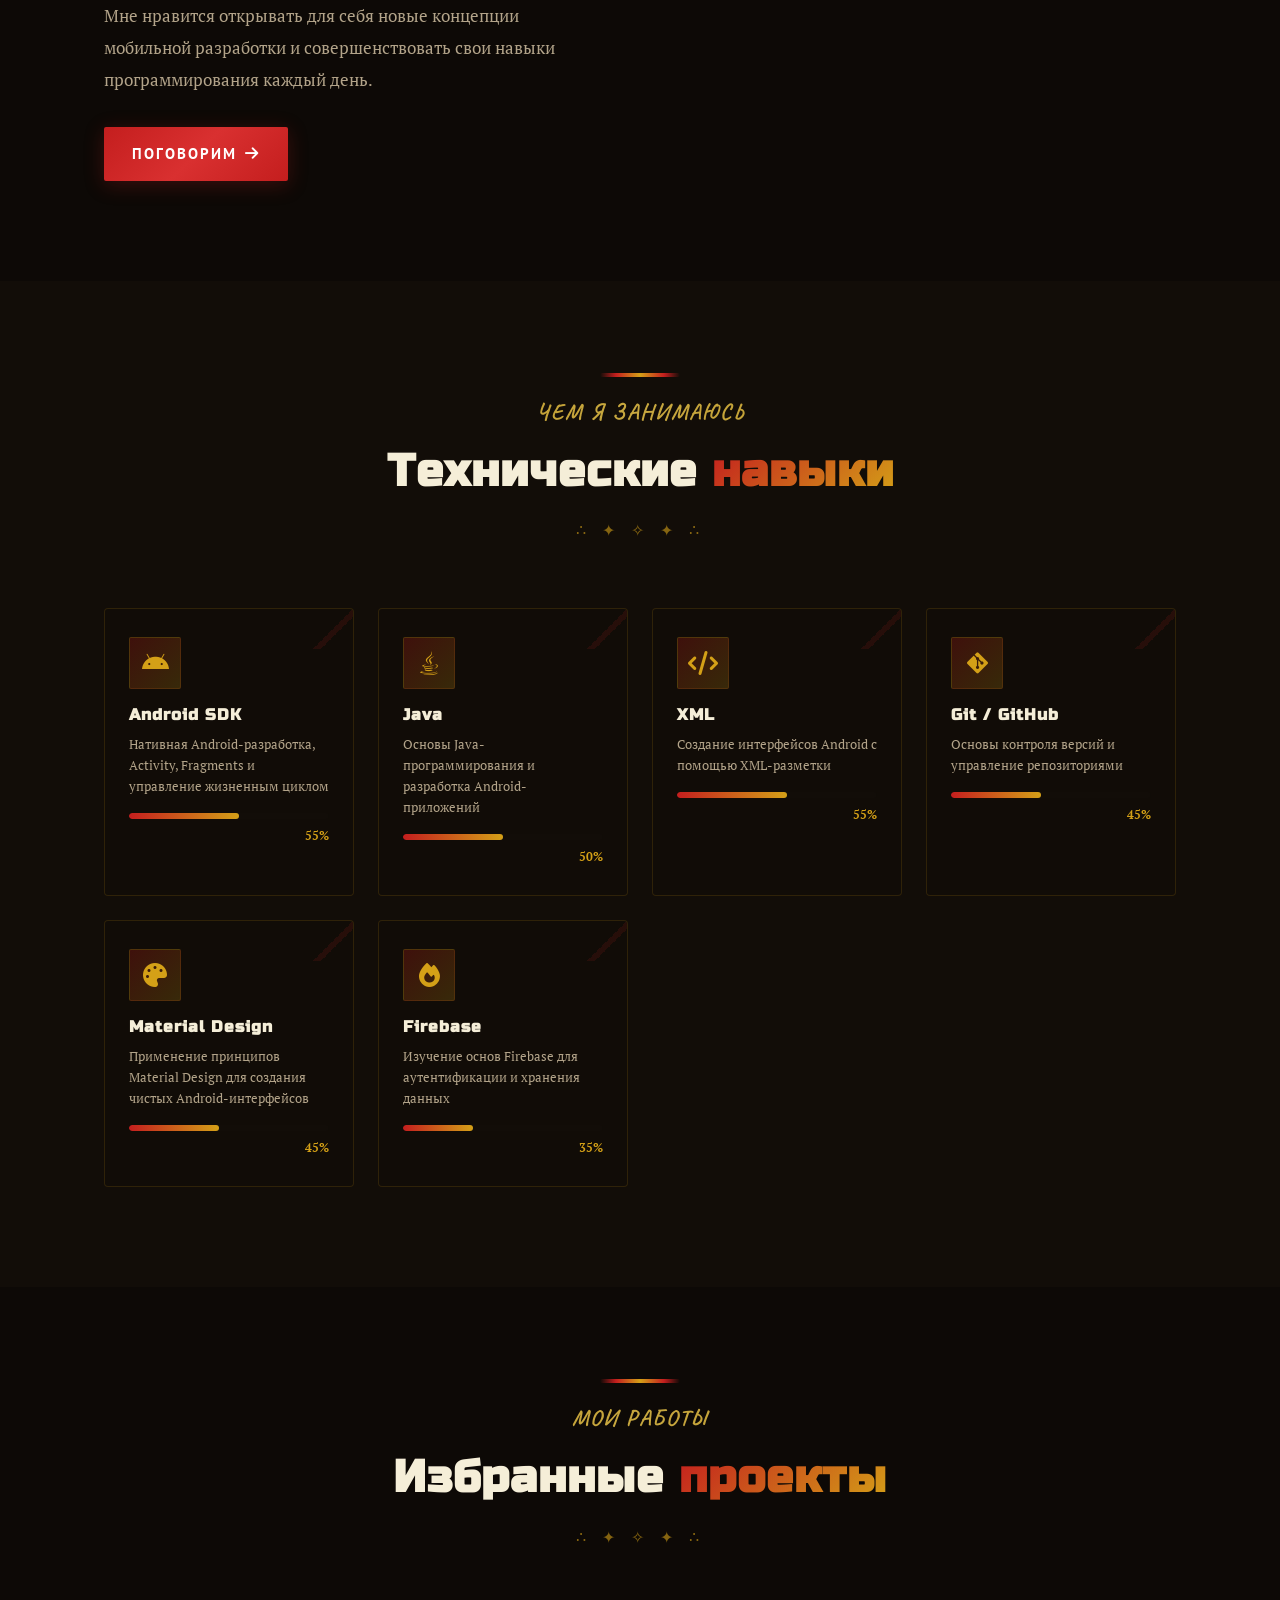
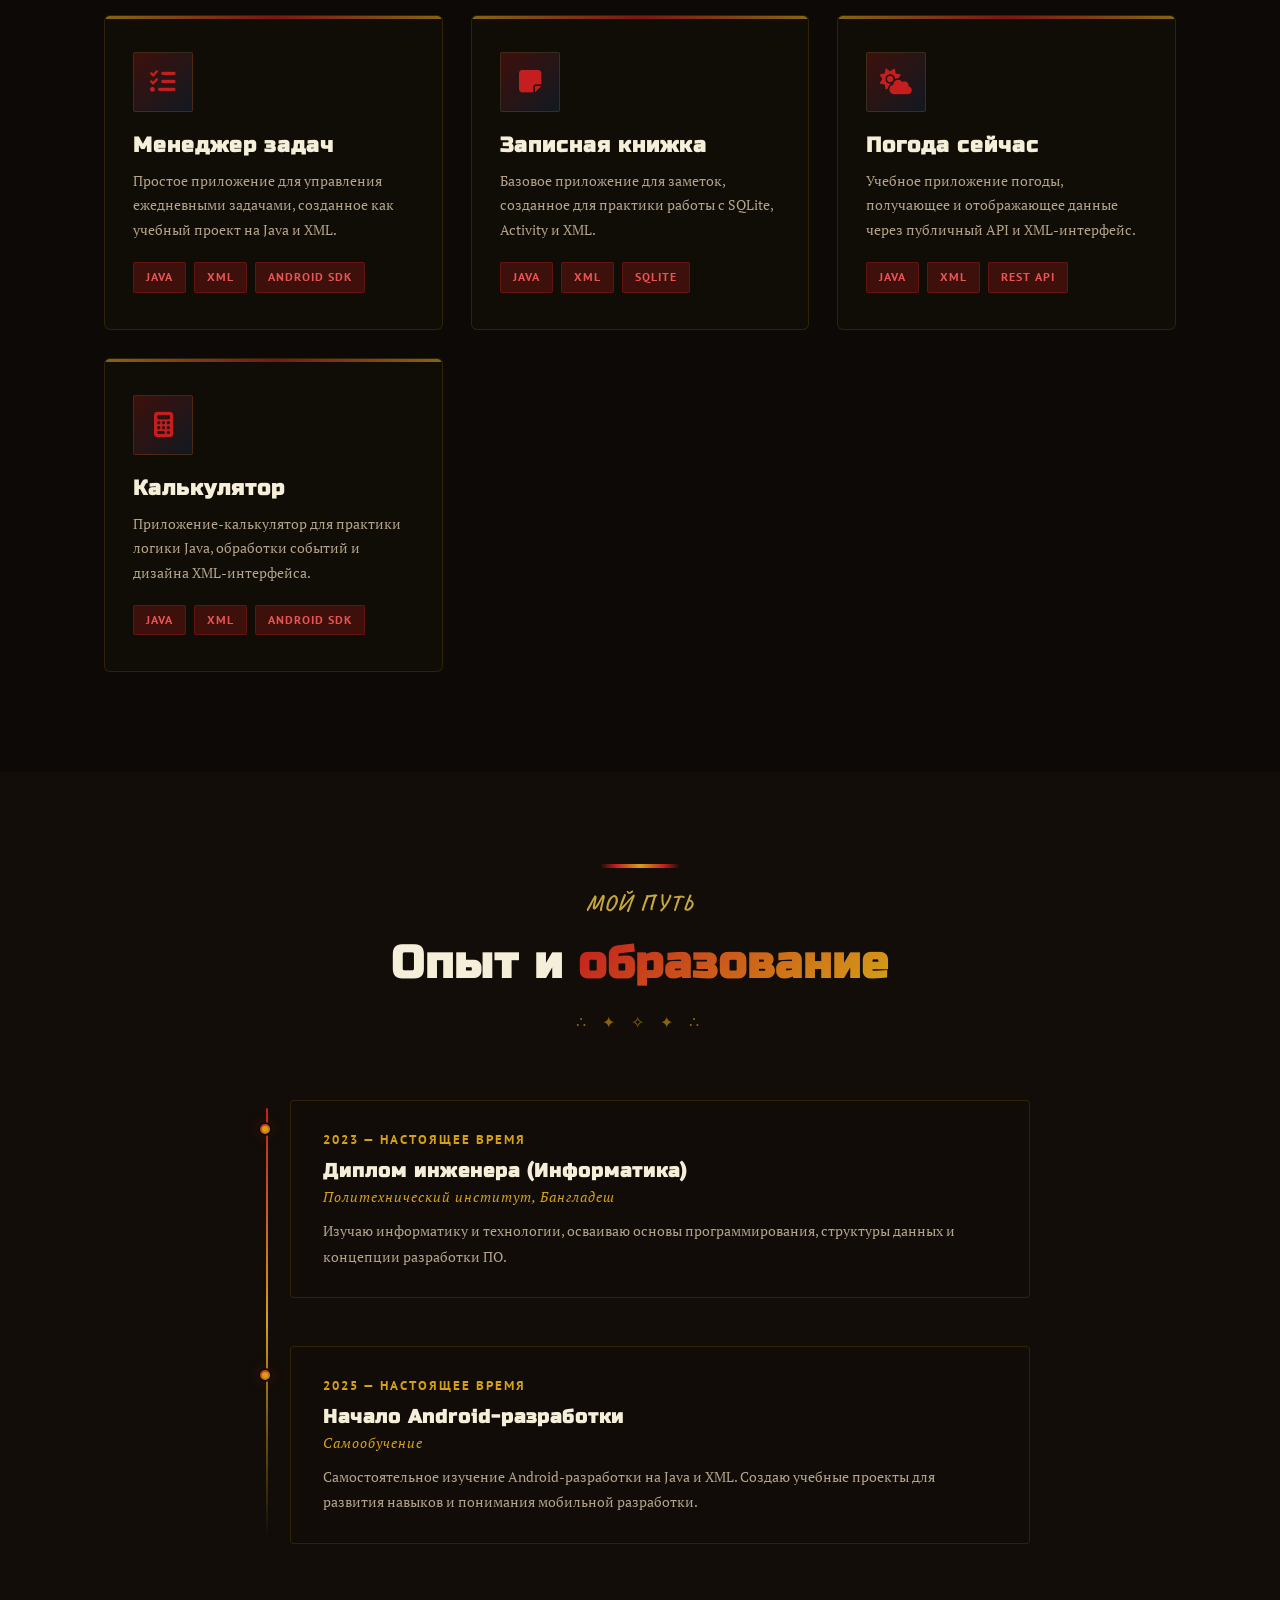
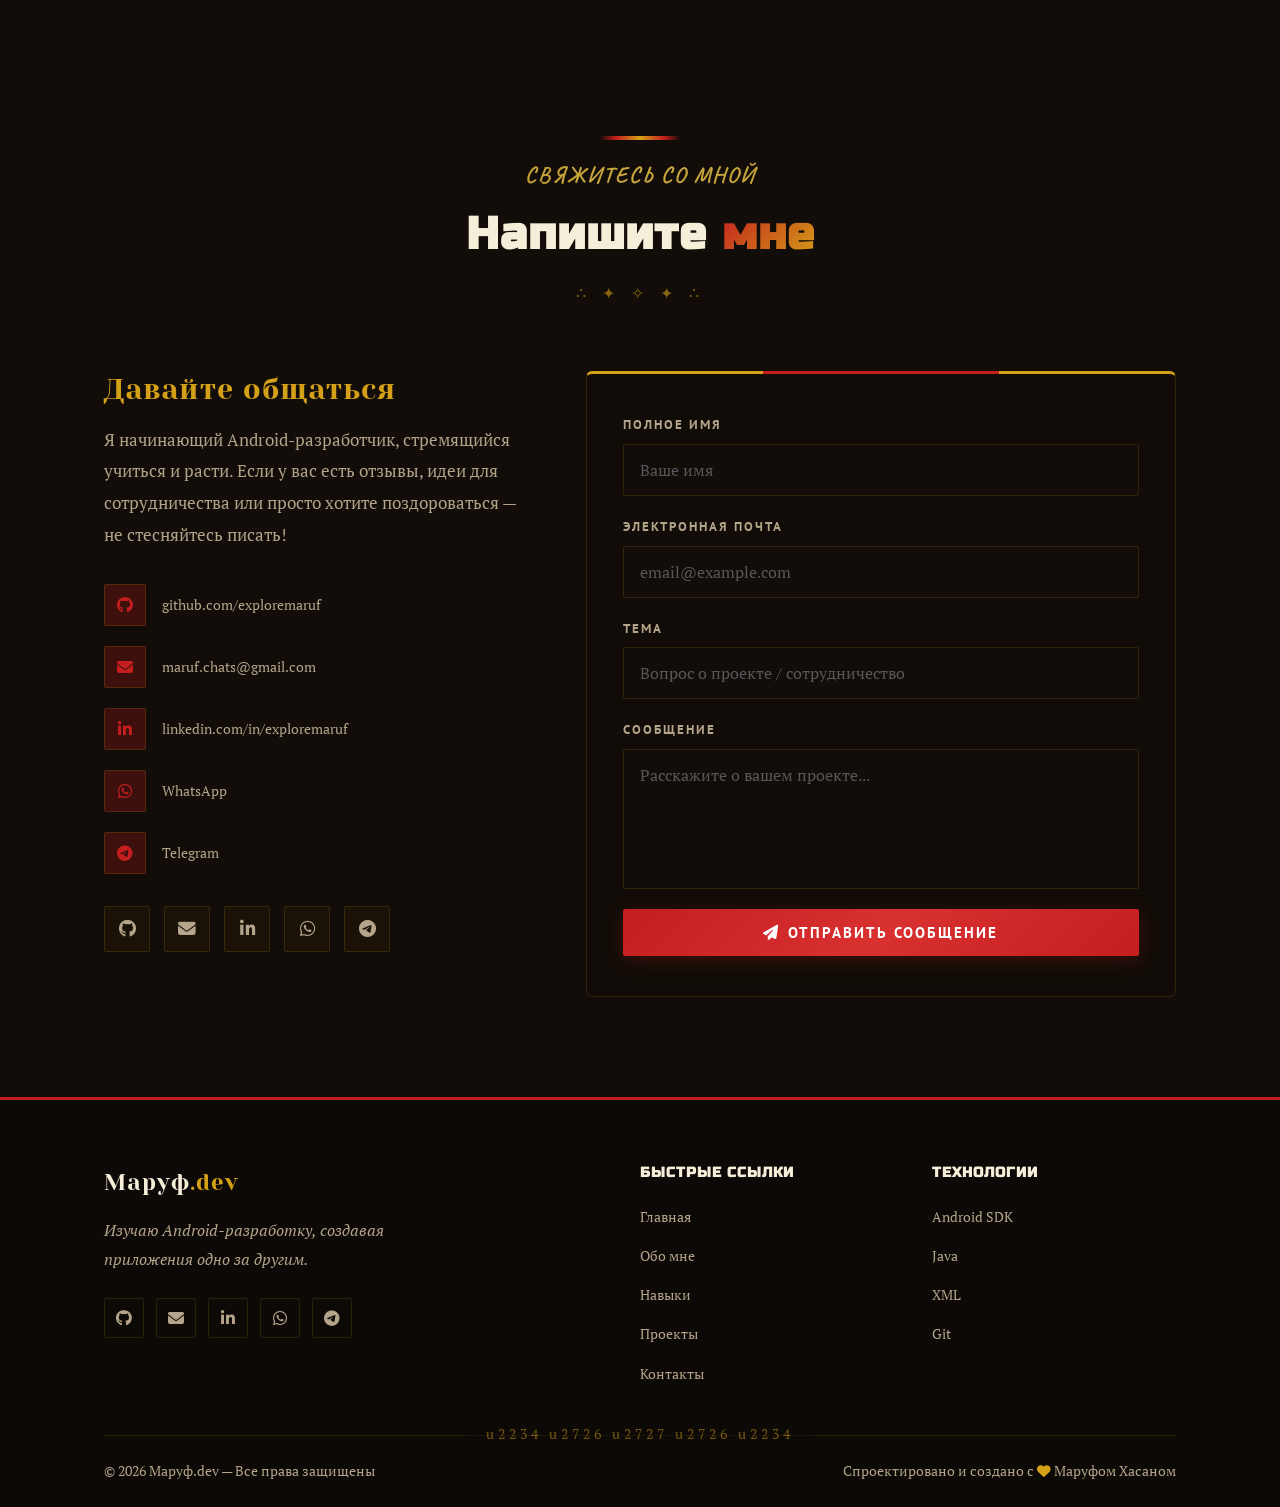
<file: russian/index.html>
<!DOCTYPE html>
<html lang="ru" dir="ltr">
<head>
    <meta charset="UTF-8">
    <meta name="viewport" content="width=device-width, initial-scale=1.0">
    <title>Маруф Хасан | Android-разработчик</title>
    <!-- Google Fonts — Authentic Russian typography -->
    <link rel="preconnect" href="https://fonts.googleapis.com">
    <link rel="preconnect" href="https://fonts.gstatic.com" crossorigin>
    <link href="https://fonts.googleapis.com/css2?family=Russo+One&family=PT+Serif:ital,wght@0,400;0,700;1,400;1,700&family=PT+Sans:ital,wght@0,400;0,700;1,400&family=Yeseva+One&family=Caveat:wght@400;700&family=Marmelad&display=swap" rel="stylesheet">
    <!-- Font Awesome 6 -->
    <link rel="stylesheet" href="https://cdnjs.cloudflare.com/ajax/libs/font-awesome/6.4.0/css/all.min.css">
    <!-- Stylesheet -->
    <link rel="stylesheet" href="asset/style.css">
</head>
<body>

    <!-- ========== Навигация ========== -->
    <nav class="navbar" id="navbar">
        <div class="nav-container">
            <a href="#home" class="logo">Маруф<span>.dev</span></a>
            <ul class="nav-links" id="navLinks">
                <li><a href="#home" class="nav-link active">Главная</a></li>
                <li><a href="#about" class="nav-link">Обо мне</a></li>
                <li><a href="#skills" class="nav-link">Навыки</a></li>
                <li><a href="#projects" class="nav-link">Проекты</a></li>
                <li><a href="#timeline" class="nav-link">Путь</a></li>
                <li><a href="#contact" class="nav-link">Контакты</a></li>
                <li class="language-selector">
                    <button class="language-toggle" id="languageToggle" aria-label="Изменить язык">
                        <i class="fas fa-globe"></i>
                        <span id="currentLang">RU</span>
                    </button>
                    <div class="language-dropdown" id="languageDropdown">
                        <a href="../index.html" class="language-option" data-lang="en">🇺🇸 English</a>
                        <a href="../arabic/index.html" class="language-option" data-lang="ar">🇸🇦 العربية</a>
                        <a href="../italian/index.html" class="language-option" data-lang="it">🇮🇹 Italiano</a>
                        <a href="index.html" class="language-option" data-lang="ru">🇷🇺 Русский</a>
                    </div>
                </li>
            </ul>
            <button class="hamburger" id="hamburger" aria-label="Открыть меню">
                <span></span>
                <span></span>
                <span></span>
            </button>
        </div>
    </nav>

    <!-- ========== Главный экран ========== -->
    <section id="home" class="hero">
        <!-- Animated background blobs -->
        <div class="hero-bg">
            <div class="blob blob-1"></div>
            <div class="blob blob-2"></div>
            <div class="blob blob-3"></div>
        </div>
        <!-- Russian Cyrillic ornamental watermark -->
        <div class="tughra-watermark" aria-hidden="true">Ж</div>
        <div class="hero-container">
            <div class="hero-text reveal">
                <p class="hero-greeting cursive-lg">Здравствуйте, я —</p>
                <h1 class="hero-name">Маруф Хасан</h1>
                <div class="hero-role">
                    <span>Я — </span>
                    <span class="typing-text" id="typingText"></span>
                    <span class="typing-cursor">|</span>
                </div>
                <p class="hero-desc">
                    Android-разработчик, увлечённый созданием мобильных приложений
                    на Java и XML. Сейчас учусь и создаю приложения как начинающий разработчик.
                </p>
                <div class="hero-cta">
                    <a href="#" class="btn btn-primary">
                        <i class="fas fa-download"></i> Скачать резюме
                    </a>
                    <a href="#contact" class="btn btn-outline">
                        <i class="fas fa-paper-plane"></i> Связаться
                    </a>
                </div>
                <div class="hero-socials">
                    <a href="https://github.com/exploremaruf" target="_blank" rel="noopener" aria-label="GitHub">
                        <i class="fab fa-github"></i>
                    </a>
                    <a href="mailto:maruf.chats@gmail.com" aria-label="Электронная почта">
                        <i class="fas fa-envelope"></i>
                    </a>
                    <a href="https://linkedin.com/in/exploremaruf" target="_blank" rel="noopener" aria-label="LinkedIn">
                        <i class="fab fa-linkedin-in"></i>
                    </a>
                    <a href="https://wa.me/" target="_blank" rel="noopener" aria-label="WhatsApp">
                        <i class="fab fa-whatsapp"></i>
                    </a>
                    <a href="https://t.me/exploremaruf" target="_blank" rel="noopener" aria-label="Telegram">
                        <i class="fab fa-telegram-plane"></i>
                    </a>
                </div>
            </div>
            <div class="hero-image reveal">
                <div class="image-wrapper">
                    <img src="asset/images/maruf.jpeg" alt="Маруф Хасан — Android-разработчик">
                    <div class="image-ring"></div>
                </div>
            </div>
        </div>
        <a href="#about" class="scroll-down" aria-label="Прокрутить вниз">
            <i class="fas fa-chevron-down"></i>
        </a>
    </section>

    <!-- ========== Обо мне ========== -->
    <section id="about" class="about section">
        <div class="container">
            <div class="section-header reveal">
                <p class="section-label cursive-section-label">Познакомьтесь со мной</p>
                <h2 class="section-title">Обо <span class="gradient-text">мне</span></h2>
            </div>
            <div class="about-grid">
                <div class="about-text reveal">
                    <h3 class="cursive-lg" style="margin-bottom: 20px;">Начинающий Android-разработчик</h3>
                    <p>
                        Здравствуйте! Меня зовут Маруф Хасан, я начинающий Android-разработчик
                        из Бангладеш, увлечённый созданием мобильных приложений. Разрабатываю
                        приложения на Java и XML, шаг за шагом изучая основы Android-разработки.
                    </p>
                    <p>
                        Сейчас я студент дипломной программы по информатике,
                        начал обучение в 2023 году. В 2025 году приступил к изучению
                        Android-разработки и создаю учебные проекты для развития навыков.
                    </p>
                    <p>
                        Мне нравится открывать для себя новые концепции мобильной разработки
                        и совершенствовать свои навыки программирования каждый день.
                    </p>
                    <a href="#contact" class="btn btn-primary">Поговорим <i class="fas fa-arrow-right"></i></a>
                </div>
                <div class="about-stats reveal">
                    <div class="stat-card">
                        <span class="stat-number" data-target="2025">0</span>
                        <p>Учусь с</p>
                    </div>
                    <div class="stat-card">
                        <span class="stat-number" data-target="3">0</span>
                        <span class="stat-suffix">+</span>
                        <p>Завершённых проектов</p>
                    </div>
                </div>
            </div>
        </div>
    </section>

    <!-- ========== Навыки ========== -->
    <section id="skills" class="skills section">
        <div class="container">
            <div class="section-header reveal">
                <p class="section-label cursive-section-label">Чем я занимаюсь</p>
                <h2 class="section-title">Технические <span class="gradient-text">навыки</span></h2>
            </div>
            <div class="skills-grid">

                <div class="skill-card reveal">
                    <div class="skill-icon"><i class="fab fa-android"></i></div>
                    <h4>Android SDK</h4>
                    <p>Нативная Android-разработка, Activity, Fragments и управление жизненным циклом</p>
                    <div class="skill-bar">
                        <div class="skill-fill" data-width="55"></div>
                    </div>
                    <span class="skill-percent">55%</span>
                </div>

                <div class="skill-card reveal">
                    <div class="skill-icon"><i class="fab fa-java"></i></div>
                    <h4>Java</h4>
                    <p>Основы Java-программирования и разработка Android-приложений</p>
                    <div class="skill-bar">
                        <div class="skill-fill" data-width="50"></div>
                    </div>
                    <span class="skill-percent">50%</span>
                </div>

                <div class="skill-card reveal">
                    <div class="skill-icon"><i class="fas fa-code"></i></div>
                    <h4>XML</h4>
                    <p>Создание интерфейсов Android с помощью XML-разметки</p>
                    <div class="skill-bar">
                        <div class="skill-fill" data-width="55"></div>
                    </div>
                    <span class="skill-percent">55%</span>
                </div>

                <div class="skill-card reveal">
                    <div class="skill-icon"><i class="fab fa-git-alt"></i></div>
                    <h4>Git / GitHub</h4>
                    <p>Основы контроля версий и управление репозиториями</p>
                    <div class="skill-bar">
                        <div class="skill-fill" data-width="45"></div>
                    </div>
                    <span class="skill-percent">45%</span>
                </div>

                <div class="skill-card reveal">
                    <div class="skill-icon"><i class="fas fa-palette"></i></div>
                    <h4>Material Design</h4>
                    <p>Применение принципов Material Design для создания чистых Android-интерфейсов</p>
                    <div class="skill-bar">
                        <div class="skill-fill" data-width="45"></div>
                    </div>
                    <span class="skill-percent">45%</span>
                </div>

                <div class="skill-card reveal">
                    <div class="skill-icon"><i class="fas fa-fire"></i></div>
                    <h4>Firebase</h4>
                    <p>Изучение основ Firebase для аутентификации и хранения данных</p>
                    <div class="skill-bar">
                        <div class="skill-fill" data-width="35"></div>
                    </div>
                    <span class="skill-percent">35%</span>
                </div>

            </div>
        </div>
    </section>

    <!-- ========== Проекты ========== -->
    <section id="projects" class="projects section">
        <div class="container">
            <div class="section-header reveal">
                <p class="section-label cursive-section-label">Мои работы</p>
                <h2 class="section-title">Избранные <span class="gradient-text">проекты</span></h2>
            </div>
            <div class="projects-grid">

                <div class="project-card reveal">
                    <div class="project-inner">
                        <div class="project-front">
                            <div class="project-icon"><i class="fas fa-tasks"></i></div>
                            <h3>Менеджер задач</h3>
                            <p>Простое приложение для управления ежедневными задачами, созданное как учебный проект на Java и XML.</p>
                            <div class="project-tags">
                                <span>Java</span>
                                <span>XML</span>
                                <span>Android SDK</span>
                            </div>
                        </div>
                        <div class="project-overlay">
                            <h3>Менеджер задач</h3>
                            <p>Учебный проект для освоения основ Android — добавление, редактирование и удаление задач с чистым XML-интерфейсом и локальным хранением.</p>
                            <div class="project-links">
                                <a href="#" aria-label="GitHub"><i class="fab fa-github"></i> Код</a>
                                <a href="#" aria-label="Просмотр"><i class="fas fa-external-link-alt"></i> Демо</a>
                            </div>
                        </div>
                    </div>
                </div>

                <div class="project-card reveal">
                    <div class="project-inner">
                        <div class="project-front">
                            <div class="project-icon"><i class="fas fa-sticky-note"></i></div>
                            <h3>Записная книжка</h3>
                            <p>Базовое приложение для заметок, созданное для практики работы с SQLite, Activity и XML.</p>
                            <div class="project-tags">
                                <span>Java</span>
                                <span>XML</span>
                                <span>SQLite</span>
                            </div>
                        </div>
                        <div class="project-overlay">
                            <h3>Записная книжка</h3>
                            <p>Создано для изучения CRUD-операций с SQLite в Android. Пользователи могут создавать, читать, обновлять и удалять заметки через простой XML-интерфейс.</p>
                            <div class="project-links">
                                <a href="#" aria-label="GitHub"><i class="fab fa-github"></i> Код</a>
                                <a href="#" aria-label="Просмотр"><i class="fas fa-external-link-alt"></i> Демо</a>
                            </div>
                        </div>
                    </div>
                </div>

                <div class="project-card reveal">
                    <div class="project-inner">
                        <div class="project-front">
                            <div class="project-icon"><i class="fas fa-cloud-sun"></i></div>
                            <h3>Погода сейчас</h3>
                            <p>Учебное приложение погоды, получающее и отображающее данные через публичный API и XML-интерфейс.</p>
                            <div class="project-tags">
                                <span>Java</span>
                                <span>XML</span>
                                <span>REST API</span>
                            </div>
                        </div>
                        <div class="project-overlay">
                            <h3>Погода сейчас</h3>
                            <p>Учебный проект для понимания API-запросов в Android на Java. Отображает базовую информацию о погоде в чистом Material-дизайне.</p>
                            <div class="project-links">
                                <a href="#" aria-label="GitHub"><i class="fab fa-github"></i> Код</a>
                                <a href="#" aria-label="Просмотр"><i class="fas fa-external-link-alt"></i> Демо</a>
                            </div>
                        </div>
                    </div>
                </div>

                <div class="project-card reveal">
                    <div class="project-inner">
                        <div class="project-front">
                            <div class="project-icon"><i class="fas fa-calculator"></i></div>
                            <h3>Калькулятор</h3>
                            <p>Приложение-калькулятор для практики логики Java, обработки событий и дизайна XML-интерфейса.</p>
                            <div class="project-tags">
                                <span>Java</span>
                                <span>XML</span>
                                <span>Android SDK</span>
                            </div>
                        </div>
                        <div class="project-overlay">
                            <h3>Калькулятор</h3>
                            <p>Один из первых моих Android-проектов — функциональный калькулятор на Java с XML-разметкой. Помог мне понять основы Android.</p>
                            <div class="project-links">
                                <a href="#" aria-label="GitHub"><i class="fab fa-github"></i> Код</a>
                                <a href="#" aria-label="Просмотр"><i class="fas fa-external-link-alt"></i> Демо</a>
                            </div>
                        </div>
                    </div>
                </div>

            </div>
        </div>
    </section>

    <!-- ========== Путь ========== -->
    <section id="timeline" class="timeline section">
        <div class="container">
            <div class="section-header reveal">
                <p class="section-label cursive-section-label">Мой путь</p>
                <h2 class="section-title">Опыт и <span class="gradient-text">образование</span></h2>
            </div>
            <div class="timeline-wrapper">

                <div class="timeline-item reveal">
                    <div class="timeline-dot"></div>
                    <div class="timeline-card">
                        <span class="timeline-date">2023 — настоящее время</span>
                        <h3>Диплом инженера (Информатика)</h3>
                        <h4>Политехнический институт, Бангладеш</h4>
                        <p>Изучаю информатику и технологии, осваиваю основы программирования, структуры данных и концепции разработки ПО.</p>
                    </div>
                </div>

                <div class="timeline-item reveal">
                    <div class="timeline-dot"></div>
                    <div class="timeline-card">
                        <span class="timeline-date">2025 — настоящее время</span>
                        <h3>Начало Android-разработки</h3>
                        <h4>Самообучение</h4>
                        <p>Самостоятельное изучение Android-разработки на Java и XML. Создаю учебные проекты для развития навыков и понимания мобильной разработки.</p>
                    </div>
                </div>

            </div>
        </div>
    </section>

    <!-- ========== Контакты ========== -->
    <section id="contact" class="contact section">
        <div class="container">
            <div class="section-header reveal">
                <p class="section-label cursive-section-label">Свяжитесь со мной</p>
                <h2 class="section-title">Напишите <span class="gradient-text">мне</span></h2>
            </div>
            <div class="contact-grid">

                <div class="contact-info reveal">
                    <h3>Давайте общаться</h3>
                    <p>
                        Я начинающий Android-разработчик, стремящийся учиться и расти.
                        Если у вас есть отзывы, идеи для сотрудничества или просто хотите
                        поздороваться — не стесняйтесь писать!
                    </p>
                    <div class="contact-details">
                        <div class="contact-item">
                            <i class="fab fa-github"></i>
                            <a href="https://github.com/exploremaruf" target="_blank" rel="noopener">github.com/exploremaruf</a>
                        </div>
                        <div class="contact-item">
                            <i class="fas fa-envelope"></i>
                            <a href="mailto:maruf.chats@gmail.com">maruf.chats@gmail.com</a>
                        </div>
                        <div class="contact-item">
                            <i class="fab fa-linkedin-in"></i>
                            <a href="https://linkedin.com/in/exploremaruf" target="_blank" rel="noopener">linkedin.com/in/exploremaruf</a>
                        </div>
                        <div class="contact-item">
                            <i class="fab fa-whatsapp"></i>
                            <a href="https://wa.me/" target="_blank" rel="noopener">WhatsApp</a>
                        </div>
                        <div class="contact-item">
                            <i class="fab fa-telegram-plane"></i>
                            <a href="https://t.me/exploremaruf" target="_blank" rel="noopener">Telegram</a>
                        </div>
                    </div>
                    <div class="contact-socials">
                        <a href="https://github.com/exploremaruf" target="_blank" rel="noopener" aria-label="GitHub">
                            <i class="fab fa-github"></i>
                        </a>
                        <a href="mailto:maruf.chats@gmail.com" aria-label="Электронная почта">
                            <i class="fas fa-envelope"></i>
                        </a>
                        <a href="https://linkedin.com/in/exploremaruf" target="_blank" rel="noopener" aria-label="LinkedIn">
                            <i class="fab fa-linkedin-in"></i>
                        </a>
                        <a href="https://wa.me/" target="_blank" rel="noopener" aria-label="WhatsApp">
                            <i class="fab fa-whatsapp"></i>
                        </a>
                        <a href="https://t.me/exploremaruf" target="_blank" rel="noopener" aria-label="Telegram">
                            <i class="fab fa-telegram-plane"></i>
                        </a>
                    </div>
                </div>

                <form class="contact-form reveal" id="contactForm" novalidate>
                    <div class="form-group">
                        <label for="name">Полное имя</label>
                        <input type="text" id="name" name="name" placeholder="Ваше имя" required>
                    </div>
                    <div class="form-group">
                        <label for="email">Электронная почта</label>
                        <input type="email" id="email" name="email" placeholder="email@example.com" required>
                    </div>
                    <div class="form-group">
                        <label for="subject">Тема</label>
                        <input type="text" id="subject" name="subject" placeholder="Вопрос о проекте / сотрудничество">
                    </div>
                    <div class="form-group">
                        <label for="message">Сообщение</label>
                        <textarea id="message" name="message" rows="5" placeholder="Расскажите о вашем проекте..." required></textarea>
                    </div>
                    <button type="submit" class="btn btn-primary btn-full">
                        <i class="fas fa-paper-plane"></i> Отправить сообщение
                    </button>
                </form>

            </div>
        </div>
    </section>

    <!-- ========== Подвал ========== -->
    <footer class="footer">
        <div class="container">
            <div class="footer-content">
                <div class="footer-brand">
                    <a href="#home" class="logo">Маруф<span>.dev</span></a>
                    <p>Изучаю Android-разработку, создавая приложения одно за другим.</p>
                    <div class="footer-socials">
                        <a href="https://github.com/exploremaruf" target="_blank" rel="noopener" aria-label="GitHub"><i class="fab fa-github"></i></a>
                        <a href="mailto:maruf.chats@gmail.com" aria-label="Почта"><i class="fas fa-envelope"></i></a>
                        <a href="https://linkedin.com/in/exploremaruf" target="_blank" rel="noopener" aria-label="LinkedIn"><i class="fab fa-linkedin-in"></i></a>
                        <a href="https://wa.me/" target="_blank" rel="noopener" aria-label="WhatsApp"><i class="fab fa-whatsapp"></i></a>
                        <a href="https://t.me/exploremaruf" target="_blank" rel="noopener" aria-label="Telegram"><i class="fab fa-telegram-plane"></i></a>
                    </div>
                </div>
                <div class="footer-links">
                    <h4>Быстрые ссылки</h4>
                    <ul>
                        <li><a href="#home">Главная</a></li>
                        <li><a href="#about">Обо мне</a></li>
                        <li><a href="#skills">Навыки</a></li>
                        <li><a href="#projects">Проекты</a></li>
                        <li><a href="#contact">Контакты</a></li>
                    </ul>
                </div>
                <div class="footer-links">
                    <h4>Технологии</h4>
                    <ul>
                        <li><a href="#skills">Android SDK</a></li>
                        <li><a href="#skills">Java</a></li>
                        <li><a href="#skills">XML</a></li>
                        <li><a href="#skills">Git</a></li>
                    </ul>
                </div>
            </div>
            <div class="footer-bottom">
                <p>&copy; 2026 Маруф.dev — Все права защищены</p>
                <p>Спроектировано и создано с <i class="fas fa-heart" style="color: var(--accent-secondary);"></i> Маруфом Хасаном</p>
            </div>
        </div>
    </footer>

    <!-- Back to Top Button -->
    <button class="back-to-top" id="backToTop" aria-label="Наверх">
        <i class="fas fa-arrow-up"></i>
    </button>

    <script src="asset/script.js"></script>
</body>
</html>
</file>
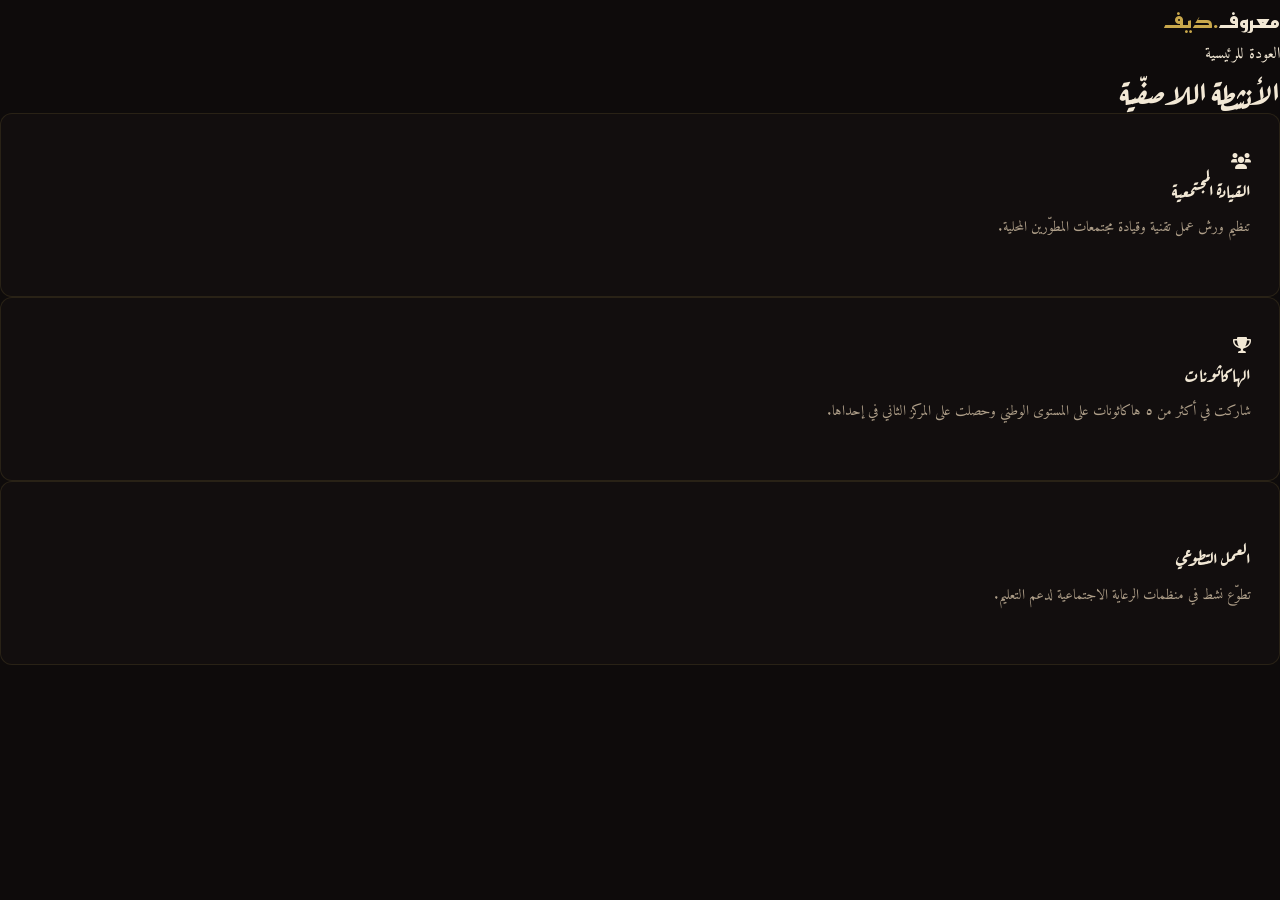
<file: arabic/activities.html>
<!DOCTYPE html>
<html lang="ar" dir="rtl">
<head>
    <meta charset="UTF-8">
    <meta name="viewport" content="width=device-width, initial-scale=1.0">
    <title>الأنشطة | معروف</title>
    <link rel="stylesheet" href="asset/style.css">
    <link rel="stylesheet" href="https://cdnjs.cloudflare.com/ajax/libs/font-awesome/6.0.0/css/all.min.css">
    <link rel="preconnect" href="https://fonts.googleapis.com">
    <link rel="preconnect" href="https://fonts.gstatic.com" crossorigin>
    <link href="https://fonts.googleapis.com/css2?family=Amiri:ital,wght@0,400;0,700;1,400;1,700&family=Aref+Ruqaa:wght@400;700&family=Scheherazade+New:wght@400;700&family=Reem+Kufi:wght@400;500;600;700&display=swap" rel="stylesheet">
</head>
<body class="activities-page">
    <nav>
        <div class="logo">معروف<span>.ديف</span></div>
        <ul class="nav-links">
            <li><a href="index.html">العودة للرئيسية</a></li>
        </ul>
    </nav>

    <div class="activities-hero">
        <div class="glass-container">
            <h1>الأنشطة اللاصفّية</h1>
            <div class="activities-list">
                <div class="activity-card">
                    <i class="fas fa-users"></i>
                    <h3>القيادة المجتمعية</h3>
                    <p>تنظيم ورش عمل تقنية وقيادة مجتمعات المطوّرين المحلية.</p>
                </div>
                <div class="activity-card">
                    <i class="fas fa-trophy"></i>
                    <h3>الهاكاثونات</h3>
                    <p>شاركت في أكثر من ٥ هاكاثونات على المستوى الوطني وحصلت على المركز الثاني في إحداها.</p>
                </div>
                <div class="activity-card">
                    <i class="fas fa-volunteer-activism"></i>
                    <h3>العمل التطوعي</h3>
                    <p>تطوّع نشط في منظمات الرعاية الاجتماعية لدعم التعليم.</p>
                </div>
            </div>
        </div>
    </div>
</body>
</html>
</file>
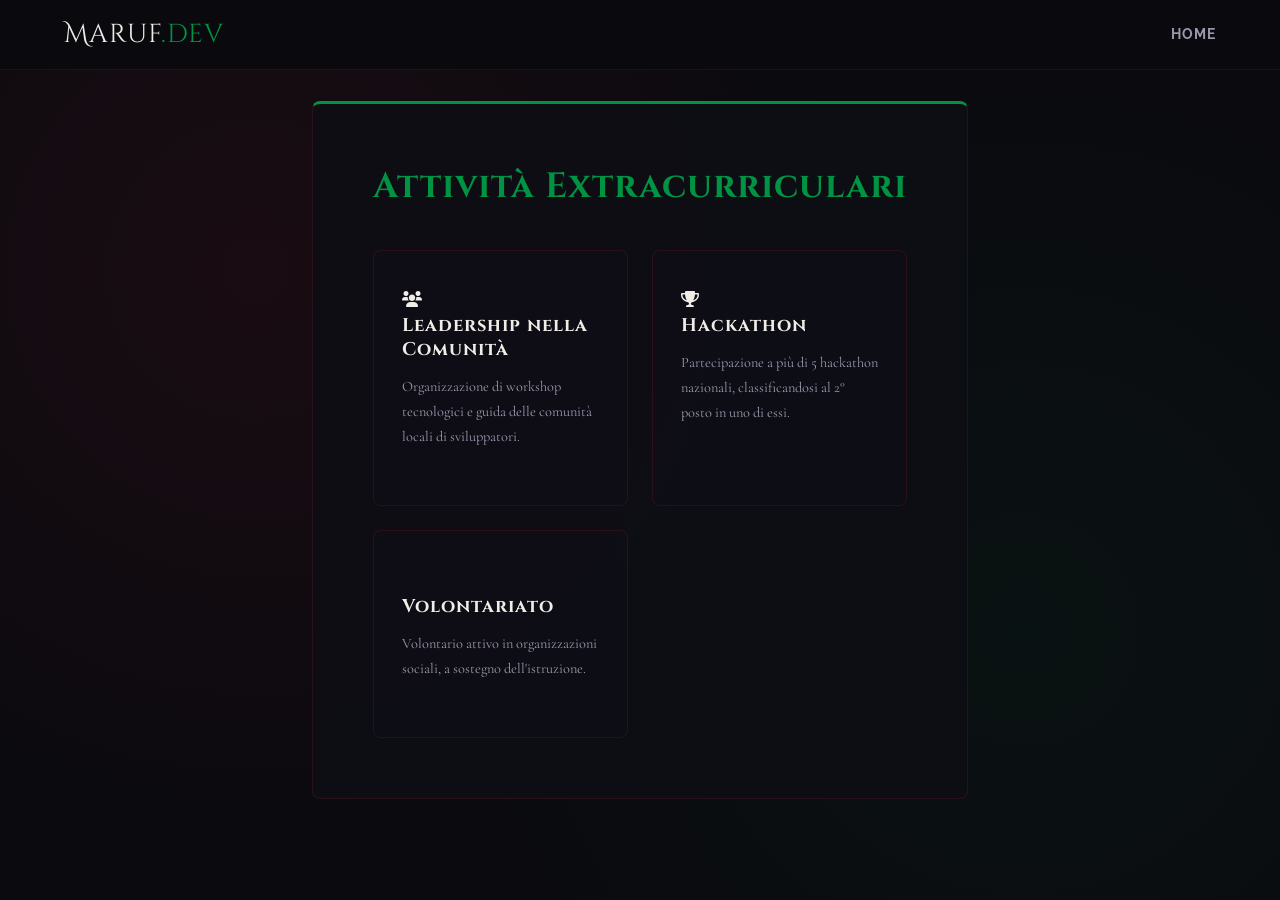
<file: italian/activities.html>
<!DOCTYPE html>
<html lang="it" dir="ltr">
<head>
    <meta charset="UTF-8">
    <meta name="viewport" content="width=device-width, initial-scale=1.0">
    <title>Attività | Maruf</title>
    <link rel="stylesheet" href="asset/style.css">
    <link rel="stylesheet" href="https://cdnjs.cloudflare.com/ajax/libs/font-awesome/6.0.0/css/all.min.css">
    <link rel="preconnect" href="https://fonts.googleapis.com">
    <link rel="preconnect" href="https://fonts.gstatic.com" crossorigin>
    <link href="https://fonts.googleapis.com/css2?family=Cinzel:wght@400;500;600;700;800;900&family=Cinzel+Decorative:wght@400;700;900&family=Cormorant+Garamond:ital,wght@0,300;0,400;0,500;0,600;0,700;1,300;1,400;1,500;1,600;1,700&family=Raleway:ital,wght@0,400;0,500;0,600;0,700;1,400&display=swap" rel="stylesheet">
</head>
<body class="activities-page">
    <nav>
        <div class="logo">Maruf<span>.dev</span></div>
        <ul class="nav-links">
            <li><a href="index.html">Home</a></li>
        </ul>
    </nav>

    <div class="activities-hero">
        <div class="glass-container">
            <h1>Attività Extracurriculari</h1>
            <div class="activities-list">
                <div class="activity-card">
                    <i class="fas fa-users"></i>
                    <h3>Leadership nella Comunità</h3>
                    <p>Organizzazione di workshop tecnologici e guida delle comunità locali di sviluppatori.</p>
                </div>
                <div class="activity-card">
                    <i class="fas fa-trophy"></i>
                    <h3>Hackathon</h3>
                    <p>Partecipazione a più di 5 hackathon nazionali, classificandosi al 2° posto in uno di essi.</p>
                </div>
                <div class="activity-card">
                    <i class="fas fa-volunteer-activism"></i>
                    <h3>Volontariato</h3>
                    <p>Volontario attivo in organizzazioni sociali, a sostegno dell'istruzione.</p>
                </div>
            </div>
        </div>
    </div>
</body>
</html>
</file>
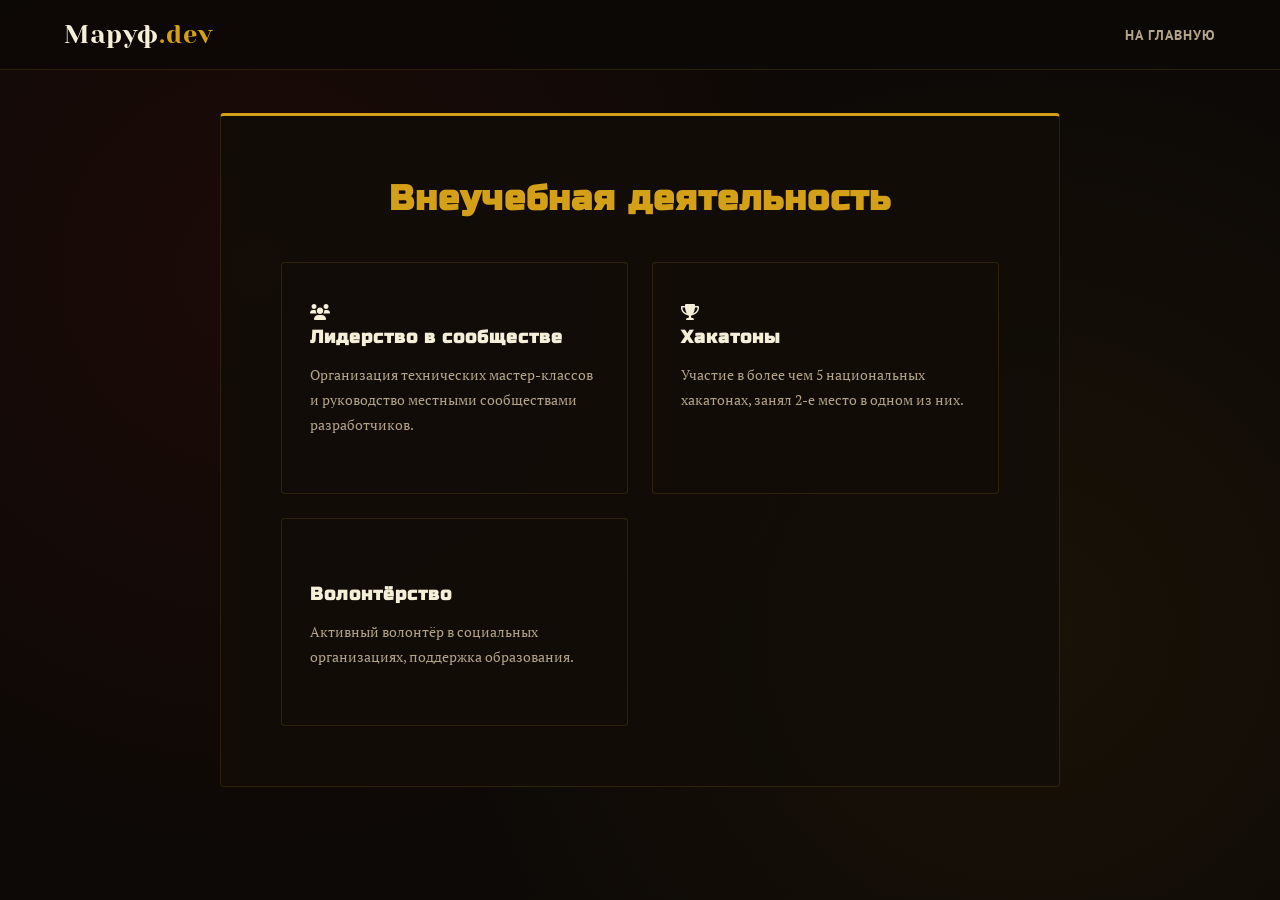
<file: russian/activities.html>
<!DOCTYPE html>
<html lang="ru" dir="ltr">
<head>
    <meta charset="UTF-8">
    <meta name="viewport" content="width=device-width, initial-scale=1.0">
    <title>Деятельность | Маруф</title>
    <link rel="stylesheet" href="asset/style.css">
    <link rel="stylesheet" href="https://cdnjs.cloudflare.com/ajax/libs/font-awesome/6.0.0/css/all.min.css">
    <link rel="preconnect" href="https://fonts.googleapis.com">
    <link rel="preconnect" href="https://fonts.gstatic.com" crossorigin>
    <link href="https://fonts.googleapis.com/css2?family=Russo+One&family=PT+Serif:ital,wght@0,400;0,700;1,400;1,700&family=PT+Sans:ital,wght@0,400;0,700;1,400&family=Yeseva+One&display=swap" rel="stylesheet">
</head>
<body class="activities-page">
    <nav>
        <div class="logo">Маруф<span>.dev</span></div>
        <ul class="nav-links">
            <li><a href="index.html">На главную</a></li>
        </ul>
    </nav>

    <div class="activities-hero">
        <div class="glass-container">
            <h1>Внеучебная деятельность</h1>
            <div class="activities-list">
                <div class="activity-card">
                    <i class="fas fa-users"></i>
                    <h3>Лидерство в сообществе</h3>
                    <p>Организация технических мастер-классов и руководство местными сообществами разработчиков.</p>
                </div>
                <div class="activity-card">
                    <i class="fas fa-trophy"></i>
                    <h3>Хакатоны</h3>
                    <p>Участие в более чем 5 национальных хакатонах, занял 2-е место в одном из них.</p>
                </div>
                <div class="activity-card">
                    <i class="fas fa-volunteer-activism"></i>
                    <h3>Волонтёрство</h3>
                    <p>Активный волонтёр в социальных организациях, поддержка образования.</p>
                </div>
            </div>
        </div>
    </div>
</body>
</html>
</file>
<file: arabic/asset/style.css>
/* ============================================================
   MARUF.DEV — PORTFOLIO STYLESHEET
   Ottoman Empire theme — Crimson, gold, turquoise & arabesque
   ============================================================ */

/* ---------- Google Fonts are loaded via <link> in HTML ---------- */

/* ===== CSS VARIABLES ===== */
:root {
    --bg-primary:        #0e0b0b;
    --bg-secondary:      #141010;
    --bg-card:           rgba(20, 16, 16, 0.75);
    --accent:            #8B1A2B;
    --accent-secondary:  #C9A84C;
    --accent-tertiary:   #1A8C8C;
    --accent-glow:       rgba(139, 26, 43, 0.25);
    --accent-glow-pink:  rgba(201, 168, 76, 0.2);
    --accent-glow-teal:  rgba(26, 140, 140, 0.2);
    --text-primary:      #f2e8d5;
    --text-secondary:    #b0a08a;
    --border:            rgba(201, 168, 76, 0.12);
    --glass-bg:          rgba(201, 168, 76, 0.03);
    --glass-border:      rgba(201, 168, 76, 0.14);
    --nav-height:        70px;
    --radius-sm:         6px;
    --radius-md:         12px;
    --radius-lg:         16px;
    --shadow-card:       0 8px 32px rgba(0, 0, 0, 0.5);
    --shadow-glow:       0 0 40px var(--accent-glow);
    --transition:        all 0.35s cubic-bezier(0.25, 0.8, 0.25, 1);
}

/* ===== RESET & BASE ===== */
*, *::before, *::after {
    margin: 0;
    padding: 0;
    box-sizing: border-box;
}

html {
    scroll-behavior: smooth;
    scroll-padding-top: var(--nav-height);
}

body {
    font-family: 'Amiri', serif;
    background-color: var(--bg-primary);
    color: var(--text-primary);
    line-height: 1.7;
    overflow-x: hidden;
}

h1, h2, h3, h4, h5 {
    font-family: 'Aref Ruqaa', serif;
    line-height: 1.4;
    letter-spacing: 0;
}

a {
    text-decoration: none;
    color: inherit;
}

ul { list-style: none; }

img { max-width: 100%; display: block; }

/* ===== UTILITY CLASSES ===== */
.container {
    max-width: 1200px;
    margin: 0 auto;
    padding: 0 5%;
}

.section {
    padding: 100px 0;
}

.section-header {
    text-align: center;
    margin-bottom: 64px;
}

/* Ottoman arabesque ornamental divider below section titles */
.section-header::after {
    content: '❧ ❦ ❧';
    display: block;
    margin-top: 16px;
    font-size: 1rem;
    letter-spacing: 8px;
    color: var(--accent-secondary);
    opacity: 0.5;
}

.section-label {
    font-family: 'Scheherazade New', serif;
    font-size: 1.4rem;
    font-weight: 400;
    letter-spacing: 0;
    text-transform: none;
    background: linear-gradient(135deg, var(--accent-secondary), #e5c96e, var(--accent-secondary));
    -webkit-background-clip: text;
    -webkit-text-fill-color: transparent;
    background-clip: text;
    margin-bottom: 12px;
    display: block;
}

.section-title {
    font-size: clamp(2rem, 4vw, 2.8rem);
    font-weight: 800;
    color: var(--text-primary);
}

.gradient-text {
    background: linear-gradient(135deg, var(--accent), var(--accent-secondary));
    -webkit-background-clip: text;
    -webkit-text-fill-color: transparent;
    background-clip: text;
}

/* ===== BUTTONS ===== */
.btn {
    display: inline-flex;
    align-items: center;
    gap: 8px;
    padding: 14px 28px;
    border-radius: var(--radius-sm);
    font-size: 0.95rem;
    font-weight: 600;
    cursor: pointer;
    border: none;
    transition: var(--transition);
    font-family: 'Reem Kufi', sans-serif;
    letter-spacing: 0;
    text-transform: none;
}

.btn-primary {
    background: linear-gradient(135deg, var(--accent), #a82240, var(--accent));
    color: #fff;
    box-shadow: 0 4px 20px var(--accent-glow);
}

.btn-primary:hover {
    transform: translateY(-3px);
    box-shadow: 0 8px 30px var(--accent-glow);
}

.btn-outline {
    background: transparent;
    color: var(--accent-secondary);
    border: 2px solid var(--accent-secondary);
}

.btn-outline:hover {
    background: var(--accent-secondary);
    color: var(--bg-primary);
    transform: translateY(-3px);
    box-shadow: 0 8px 30px var(--accent-glow-pink);
}

.btn-full { width: 100%; justify-content: center; }

/* ===== SCROLL REVEAL ===== */
.reveal {
    opacity: 0;
    transform: translateY(40px);
    transition: opacity 0.7s ease, transform 0.7s ease;
}

.reveal.visible {
    opacity: 1;
    transform: translateY(0);
}

/* ============================================================
   NAVBAR
   ============================================================ */
.navbar {
    position: fixed;
    top: 0;
    left: 0;
    width: 100%;
    height: var(--nav-height);
    z-index: 1000;
    transition: background 0.4s ease, box-shadow 0.4s ease;
}

.navbar.scrolled {
    background: rgba(14, 11, 11, 0.92);
    backdrop-filter: blur(24px);
    -webkit-backdrop-filter: blur(24px);
    box-shadow: 0 1px 0 var(--glass-border), 0 4px 20px rgba(0, 0, 0, 0.3);
    border-bottom: 1px solid rgba(201, 168, 76, 0.15);
}

.nav-container {
    max-width: 1200px;
    margin: 0 auto;
    padding: 0 5%;
    height: 100%;
    display: flex;
    align-items: center;
    justify-content: space-between;
}

.logo {
    font-family: 'Reem Kufi', sans-serif;
    font-size: 1.5rem;
    font-weight: 700;
    letter-spacing: 0;
}

.logo span { color: var(--accent-secondary); }

.nav-links {
    display: flex;
    align-items: center;
    gap: 8px;
}

.nav-link {
    font-family: 'Reem Kufi', sans-serif;
    font-size: 0.92rem;
    font-weight: 500;
    color: var(--text-secondary);
    padding: 6px 14px;
    border-radius: var(--radius-sm);
    transition: var(--transition);
    position: relative;
    letter-spacing: 0;
    text-transform: none;
}

.nav-link:hover,
.nav-link.active {
    color: var(--text-primary);
    background: var(--glass-bg);
}

.nav-link.active::after {
    content: '';
    position: absolute;
    bottom: -2px;
    left: 50%;
    transform: translateX(-50%);
    width: 4px;
    height: 4px;
    border-radius: 50%;
    background: var(--accent);
}

/* Hamburger */
.hamburger {
    display: none;
    flex-direction: column;
    gap: 5px;
    background: none;
    border: none;
    cursor: pointer;
    padding: 8px;
    z-index: 1001;
}

.hamburger span {
    display: block;
    width: 24px;
    height: 2px;
    background: var(--text-primary);
    border-radius: 2px;
    transition: var(--transition);
}

.hamburger.open span:nth-child(1) {
    transform: rotate(45deg) translate(5px, 5px);
}
.hamburger.open span:nth-child(2) { opacity: 0; }
.hamburger.open span:nth-child(3) {
    transform: rotate(-45deg) translate(5px, -5px);
}

/* LANGUAGE SELECTOR */
.language-selector {
    position: relative;
    margin-left: 16px;
}

.language-toggle {
    display: flex;
    align-items: center;
    gap: 6px;
    font-family: 'Reem Kufi', sans-serif;
    font-size: 0.8rem;
    font-weight: 500;
    color: var(--text-secondary);
    background: none;
    border: 1px solid var(--glass-border);
    padding: 6px 12px;
    border-radius: 2px;
    cursor: pointer;
    transition: var(--transition);
}

.language-toggle:hover {
    color: var(--text-primary);
    background: var(--glass-bg);
    border-color: var(--accent-secondary);
}

.language-dropdown {
    position: absolute;
    top: 100%;
    right: 0;
    background: var(--bg-secondary);
    border: 1px solid var(--glass-border);
    border-radius: var(--radius-md);
    margin-top: 8px;
    min-width: 150px;
    opacity: 0;
    visibility: hidden;
    transform: translateY(-10px);
    transition: var(--transition);
    z-index: 999;
    box-shadow: 0 8px 32px rgba(0, 0, 0, 0.4);
}

.language-dropdown.open {
    opacity: 1;
    visibility: visible;
    transform: translateY(0);
}

.language-option {
    display: block;
    padding: 10px 14px;
    color: var(--text-primary);
    font-family: 'Reem Kufi', sans-serif;
    font-size: 0.75rem;
    text-align: left;
    transition: var(--transition);
    border-bottom: 1px solid var(--border);
}

.language-option:last-child {
    border-bottom: none;
}

.language-option:hover,
.language-option.active {
    background: var(--glass-bg);
    color: var(--accent-secondary);
    padding-left: 18px;
}

/* ============================================================
   HERO SECTION
   ============================================================ */
.hero {
    min-height: 100vh;
    display: flex;
    flex-direction: column;
    align-items: center;
    justify-content: center;
    position: relative;
    overflow: hidden;
    padding-top: var(--nav-height);
}

/* Animated background blobs */
.hero-bg {
    position: absolute;
    inset: 0;
    pointer-events: none;
    overflow: hidden;
}

.blob {
    position: absolute;
    border-radius: 50%;
    filter: blur(80px);
    opacity: 0.35;
    animation: blobFloat 12s ease-in-out infinite alternate;
}

.blob-1 {
    width: 500px;
    height: 500px;
    background: var(--accent);
    top: -150px;
    right: -100px;
    animation-duration: 10s;
}

.blob-2 {
    width: 400px;
    height: 400px;
    background: var(--accent-tertiary);
    bottom: -100px;
    left: -80px;
    animation-duration: 14s;
    animation-delay: -4s;
}

.blob-3 {
    width: 300px;
    height: 300px;
    background: var(--accent-secondary);
    top: 40%;
    left: 40%;
    animation-duration: 16s;
    animation-delay: -8s;
    opacity: 0.15;
}

@keyframes blobFloat {
    0%   { transform: translate(0, 0) scale(1); }
    100% { transform: translate(30px, 20px) scale(1.08); }
}

.hero-container {
    position: relative;
    z-index: 1;
    max-width: 1200px;
    width: 100%;
    padding: 0 5%;
    display: flex;
    align-items: center;
    justify-content: space-between;
    gap: 60px;
}

.hero-text { flex: 1; }

.hero-greeting {
    font-family: 'Scheherazade New', serif;
    font-size: 1.8rem;
    color: var(--accent-secondary);
    margin-bottom: 12px;
}

.hero-name {
    font-size: clamp(3rem, 6vw, 5rem);
    font-weight: 900;
    line-height: 1;
    margin-bottom: 16px;
    background: linear-gradient(135deg, var(--accent-secondary) 15%, #f0d98c 50%, var(--accent-secondary) 85%);
    -webkit-background-clip: text;
    -webkit-text-fill-color: transparent;
    background-clip: text;
    letter-spacing: 2px;
}

.hero-role {
    font-size: clamp(1.2rem, 2.5vw, 1.6rem);
    font-family: 'Amiri', serif;
    font-weight: 700;
    margin-bottom: 24px;
    color: var(--text-secondary);
    font-style: italic;
}

.typing-text {
    background: linear-gradient(135deg, var(--accent-tertiary), #2ab8b8);
    -webkit-background-clip: text;
    -webkit-text-fill-color: transparent;
    background-clip: text;
}

.typing-cursor {
    color: var(--accent-tertiary);
    animation: blink 1s step-end infinite;
    -webkit-text-fill-color: var(--accent-tertiary);
}

@keyframes blink {
    0%, 100% { opacity: 1; }
    50%       { opacity: 0; }
}

.hero-desc {
    font-size: 1.1rem;
    color: var(--text-secondary);
    max-width: 520px;
    margin-bottom: 36px;
    line-height: 1.9;
    font-family: 'Amiri', serif;
}

.hero-cta {
    display: flex;
    gap: 16px;
    flex-wrap: wrap;
    margin-bottom: 36px;
}

.hero-socials {
    display: flex;
    gap: 16px;
}

.hero-socials a {
    width: 44px;
    height: 44px;
    display: flex;
    align-items: center;
    justify-content: center;
    border-radius: 2px;
    border: 1px solid var(--glass-border);
    background: var(--glass-bg);
    color: var(--text-secondary);
    font-size: 1.1rem;
    transition: var(--transition);
    backdrop-filter: blur(10px);
}

.hero-socials a:hover {
    color: var(--accent-secondary);
    border-color: var(--accent-secondary);
    box-shadow: 0 0 16px var(--accent-glow-pink);
    transform: translateY(-3px);
}

/* Profile Image */
.hero-image {
    flex: 0 0 auto;
    display: flex;
    align-items: center;
    justify-content: center;
}

.image-wrapper {
    position: relative;
    width: 360px;
    height: 360px;
}

.image-wrapper img {
    width: 100%;
    height: 100%;
    object-fit: cover;
    border-radius: var(--radius-lg);
    position: relative;
    z-index: 2;
    border: 3px solid var(--accent-secondary);
    box-shadow: 0 0 30px rgba(201, 168, 76, 0.15), inset 0 0 20px rgba(139, 26, 43, 0.1);
}

.image-ring {
    position: absolute;
    inset: -12px;
    border-radius: calc(var(--radius-lg) + 8px);
    background: linear-gradient(135deg, var(--accent), var(--accent-secondary), var(--accent-tertiary), transparent);
    z-index: 1;
    animation: ringRotate 10s linear infinite;
}

@keyframes ringRotate {
    0%   { transform: rotate(0deg); }
    100% { transform: rotate(360deg); }
}

/* Scroll down arrow */
.scroll-down {
    position: absolute;
    bottom: 32px;
    left: 50%;
    transform: translateX(-50%);
    color: var(--text-secondary);
    font-size: 1.1rem;
    animation: bounceDown 2s ease-in-out infinite;
    z-index: 1;
}

@keyframes bounceDown {
    0%, 100% { transform: translateX(-50%) translateY(0); }
    50%       { transform: translateX(-50%) translateY(8px); }
}

/* --- Tughra Watermark --- */
.tughra-watermark {
    position: absolute;
    top: 50%;
    left: 50%;
    transform: translate(-50%, -50%);
    font-family: 'Scheherazade New', serif;
    font-size: clamp(6rem, 18vw, 14rem);
    color: var(--accent-secondary);
    opacity: 0.04;
    pointer-events: none;
    z-index: 0;
    white-space: nowrap;
    line-height: 1;
    user-select: none;
}

/* ============================================================
   ABOUT SECTION
   ============================================================ */
.about { background: var(--bg-primary); }

.about-grid {
    display: grid;
    grid-template-columns: 1fr 1fr;
    gap: 64px;
    align-items: center;
}

.about-text h3 {
    font-size: 1.6rem;
    margin-bottom: 20px;
    font-family: 'Scheherazade New', serif;
    font-weight: 400;
    -webkit-text-fill-color: var(--accent-secondary);
    color: var(--accent-secondary);
}

.about-text p {
    color: var(--text-secondary);
    margin-bottom: 18px;
    line-height: 1.9;
    font-family: 'Amiri', serif;
    font-size: 1.05rem;
}

.about-text .btn { margin-top: 12px; }

/* Stats grid */
.about-stats {
    display: grid;
    grid-template-columns: 1fr 1fr;
    gap: 20px;
}

.stat-card {
    background: var(--bg-card);
    backdrop-filter: blur(12px);
    -webkit-backdrop-filter: blur(12px);
    border: 1px solid var(--border);
    border-radius: var(--radius-md);
    padding: 28px 24px;
    text-align: center;
    transition: var(--transition);
    position: relative;
    overflow: hidden;
}

.stat-card::before {
    content: '';
    position: absolute;
    inset: 0;
    background: linear-gradient(135deg, var(--accent-glow), transparent);
    opacity: 0;
    transition: opacity 0.35s;
}

.stat-card:hover::before { opacity: 1; }

.stat-card:hover {
    border-color: var(--accent);
    transform: translateY(-6px);
    box-shadow: var(--shadow-card);
}

.stat-number {
    font-family: 'Reem Kufi', sans-serif;
    font-size: 2.8rem;
    font-weight: 800;
    background: linear-gradient(135deg, var(--accent-secondary), #f0d98c, var(--accent-secondary));
    -webkit-background-clip: text;
    -webkit-text-fill-color: transparent;
    background-clip: text;
}

.stat-suffix {
    font-size: 1.8rem;
    font-weight: 800;
    color: var(--accent-secondary);
}

.stat-card p {
    font-size: 0.875rem;
    color: var(--text-secondary);
    margin-top: 8px;
    font-weight: 500;
}

/* ============================================================
   SKILLS SECTION
   ============================================================ */
.skills { background: var(--bg-secondary); }

.skills-grid {
    display: grid;
    grid-template-columns: repeat(auto-fit, minmax(220px, 1fr));
    gap: 24px;
}

.skill-card {
    background: var(--bg-card);
    backdrop-filter: blur(12px);
    -webkit-backdrop-filter: blur(12px);
    border: 1px solid var(--border);
    border-radius: var(--radius-md);
    padding: 28px 24px;
    transition: var(--transition);
    position: relative;
    overflow: hidden;
}

.skill-card::after {
    content: '';
    position: absolute;
    bottom: 0;
    left: 0;
    right: 0;
    height: 3px;
    background: linear-gradient(90deg, var(--accent), var(--accent-secondary));
    transform: scaleX(0);
    transition: transform 0.4s ease;
}

.skill-card:hover::after { transform: scaleX(1); }

.skill-card:hover {
    border-color: rgba(26, 140, 140, 0.4);
    transform: translateY(-8px);
    box-shadow: var(--shadow-card), 0 0 30px var(--accent-glow-teal);
    background: rgba(20, 16, 16, 0.9);
}

.skill-icon {
    width: 52px;
    height: 52px;
    border-radius: var(--radius-sm);
    background: linear-gradient(135deg, var(--accent-glow-teal), var(--accent-glow-pink));
    display: flex;
    align-items: center;
    justify-content: center;
    margin-bottom: 16px;
    font-size: 1.5rem;
    color: var(--accent-tertiary);
    border: 1px solid var(--glass-border);
}

.skill-card h4 {
    font-size: 1rem;
    font-weight: 700;
    margin-bottom: 8px;
    color: var(--text-primary);
}

.skill-card p {
    font-size: 0.82rem;
    color: var(--text-secondary);
    margin-bottom: 16px;
    line-height: 1.6;
}

.skill-bar {
    background: var(--bg-secondary);
    border-radius: 50px;
    height: 6px;
    overflow: hidden;
    margin-bottom: 6px;
}

.skill-fill {
    height: 100%;
    border-radius: 50px;
    background: linear-gradient(90deg, var(--accent-tertiary), var(--accent-secondary));
    width: 0;
    transition: width 1.2s cubic-bezier(0.4, 0, 0.2, 1);
}

.skill-percent {
    font-size: 0.78rem;
    font-weight: 700;
    color: var(--accent-tertiary);
    display: block;
    text-align: left;
}

/* ============================================================
   PROJECTS SECTION
   ============================================================ */
.projects { background: var(--bg-primary); }

.projects-grid {
    display: grid;
    grid-template-columns: repeat(auto-fit, minmax(260px, 1fr));
    gap: 28px;
}

.project-card {
    border-radius: var(--radius-lg);
    overflow: hidden;
    position: relative;
    background: var(--bg-card);
    backdrop-filter: blur(12px);
    -webkit-backdrop-filter: blur(12px);
    border: 1px solid var(--border);
    transition: var(--transition);
    cursor: pointer;
}

.project-card:hover {
    transform: translateY(-10px);
    box-shadow: var(--shadow-card), 0 0 40px var(--accent-glow);
    border-color: rgba(139, 26, 43, 0.4);
}

.project-inner { position: relative; }

.project-front {
    padding: 36px 28px;
    transition: var(--transition);
}

.project-front:hover { opacity: 0; }

.project-icon {
    width: 60px;
    height: 60px;
    border-radius: var(--radius-sm);
    background: linear-gradient(135deg, var(--accent-glow), var(--accent-glow-teal));
    display: flex;
    align-items: center;
    justify-content: center;
    font-size: 1.6rem;
    color: var(--accent);
    border: 1px solid var(--glass-border);
    margin-bottom: 20px;
}

.project-front h3 {
    font-size: 1.3rem;
    font-weight: 700;
    margin-bottom: 10px;
}

.project-front p {
    color: var(--text-secondary);
    font-size: 0.9rem;
    line-height: 1.7;
    margin-bottom: 20px;
}

.project-tags {
    display: flex;
    flex-wrap: wrap;
    gap: 8px;
}

.project-tags span {
    font-size: 0.8rem;
    font-weight: 600;
    padding: 4px 12px;
    border-radius: var(--radius-sm);
    background: var(--accent-glow);
    color: #d4465c;
    border: 1px solid rgba(139, 26, 43, 0.25);
    font-family: 'Reem Kufi', sans-serif;
    letter-spacing: 0;
    text-transform: none;
}

/* Hover overlay */
.project-overlay {
    position: absolute;
    inset: 0;
    padding: 36px 28px;
    background: linear-gradient(135deg,
        rgba(139, 26, 43, 0.92),
        rgba(26, 140, 140, 0.85)
    );
    display: flex;
    flex-direction: column;
    justify-content: center;
    opacity: 0;
    transition: opacity 0.4s ease;
    border-radius: var(--radius-lg);
}

.project-card:hover .project-overlay { opacity: 1; }
.project-card:hover .project-front { opacity: 0; }

.project-overlay h3 {
    font-size: 1.4rem;
    font-weight: 700;
    color: #fff;
    margin-bottom: 14px;
}

.project-overlay p {
    color: rgba(255, 255, 255, 0.88);
    font-size: 0.9rem;
    line-height: 1.75;
    margin-bottom: 24px;
}

.project-links {
    display: flex;
    gap: 16px;
}

.project-links a {
    display: inline-flex;
    align-items: center;
    gap: 8px;
    color: #fff;
    font-size: 0.9rem;
    font-weight: 600;
    padding: 8px 18px;
    border-radius: var(--radius-sm);
    border: 2px solid rgba(255, 255, 255, 0.7);
    transition: var(--transition);
    font-family: 'Reem Kufi', sans-serif;
    letter-spacing: 0;
    text-transform: none;
}

.project-links a:hover {
    background: rgba(255, 255, 255, 0.2);
    border-color: #fff;
}

/* ============================================================
   TIMELINE SECTION
   ============================================================ */
.timeline { background: var(--bg-secondary); }

.timeline-wrapper {
    position: relative;
    max-width: 780px;
    margin: 0 auto;
    padding-right: 40px;
}

/* Vertical line */
.timeline-wrapper::before {
    content: '';
    position: absolute;
    right: 16px;
    top: 8px;
    bottom: 8px;
    width: 2px;
    background: linear-gradient(
        to bottom,
        var(--accent),
        var(--accent-secondary),
        transparent
    );
    border-radius: 2px;
}

.timeline-item {
    position: relative;
    margin-bottom: 48px;
}

.timeline-item:last-child { margin-bottom: 0; }

.timeline-dot {
    position: absolute;
    right: -32px;
    top: 22px;
    width: 14px;
    height: 14px;
    border-radius: 50%;
    background: linear-gradient(135deg, var(--accent), var(--accent-secondary));
    box-shadow: 0 0 12px var(--accent-glow);
    border: 2px solid var(--bg-secondary);
    z-index: 1;
}

.timeline-card {
    background: var(--bg-card);
    backdrop-filter: blur(12px);
    -webkit-backdrop-filter: blur(12px);
    border: 1px solid var(--border);
    border-radius: var(--radius-md);
    padding: 28px 32px;
    transition: var(--transition);
    position: relative;
    overflow: hidden;
}

.timeline-card::before {
    content: '';
    position: absolute;
    right: 0;
    top: 0;
    bottom: 0;
    width: 4px;
    background: linear-gradient(to bottom, var(--accent), var(--accent-secondary));
    border-radius: 0 4px 4px 0;
    transform: scaleY(0);
    transition: transform 0.4s ease;
    transform-origin: top;
}

.timeline-item:hover .timeline-card::before { transform: scaleY(1); }

.timeline-card:hover {
    border-color: rgba(139, 26, 43, 0.35);
    transform: translateX(-8px);
    box-shadow: var(--shadow-card);
}

.timeline-date {
    font-size: 0.8rem;
    font-weight: 700;
    letter-spacing: 1px;
    color: var(--accent-tertiary);
    text-transform: uppercase;
    display: block;
    margin-bottom: 8px;
}

.timeline-card h3 {
    font-size: 1.2rem;
    font-weight: 700;
    margin-bottom: 4px;
    color: var(--text-primary);
}

.timeline-card h4 {
    font-size: 0.9rem;
    font-weight: 500;
    color: var(--accent-tertiary);
    margin-bottom: 12px;
}

.timeline-card p {
    font-size: 0.9rem;
    color: var(--text-secondary);
    line-height: 1.75;
}

/* ============================================================
   ACTIVITIES SECTION
   ============================================================ */
.activities { background: var(--bg-primary); }

.activities-grid {
    display: grid;
    grid-template-columns: repeat(auto-fit, minmax(260px, 1fr));
    gap: 28px;
}

.activity-card {
    background: var(--bg-card);
    border: 1px solid var(--border);
    border-radius: var(--radius-md);
    padding: 36px 28px;
    transition: var(--transition);
    position: relative;
    overflow: hidden;
}

.activity-card::before {
    content: '';
    position: absolute;
    top: 0;
    left: 0;
    right: 0;
    height: 3px;
    background: linear-gradient(90deg, var(--accent), var(--accent-secondary));
    transform: scaleX(0);
    transition: transform 0.4s ease;
    transform-origin: left;
}

.activity-card:hover::before { transform: scaleX(1); }

.activity-card:hover {
    border-color: rgba(139, 26, 43, 0.35);
    transform: translateY(-8px);
    box-shadow: var(--shadow-card), 0 0 30px var(--accent-glow);
}

.activity-icon {
    width: 60px;
    height: 60px;
    border-radius: var(--radius-sm);
    background: linear-gradient(135deg, var(--accent-glow), var(--accent-glow-teal));
    display: flex;
    align-items: center;
    justify-content: center;
    font-size: 1.5rem;
    color: var(--accent);
    border: 1px solid var(--glass-border);
    margin-bottom: 20px;
}

.activity-card h3 {
    font-size: 1.15rem;
    font-weight: 700;
    margin-bottom: 12px;
    color: var(--text-primary);
}

.activity-card p {
    font-size: 0.9rem;
    color: var(--text-secondary);
    line-height: 1.75;
    margin-bottom: 20px;
}

.activity-tag {
    font-size: 0.8rem;
    font-weight: 700;
    padding: 4px 14px;
    border-radius: var(--radius-sm);
    background: linear-gradient(135deg, var(--accent-glow), var(--accent-glow-teal));
    color: var(--accent-tertiary);
    border: 1px solid rgba(26, 140, 140, 0.25);
    display: inline-block;
    letter-spacing: 0;
    text-transform: none;
    font-family: 'Reem Kufi', sans-serif;
}

/* ============================================================
   CONTACT SECTION
   ============================================================ */
.contact { background: var(--bg-secondary); }

.contact-grid {
    display: grid;
    grid-template-columns: 1fr 1.4fr;
    gap: 60px;
    align-items: start;
}

.contact-info h3 {
    font-size: 1.8rem;
    font-weight: 400;
    margin-bottom: 16px;
    font-family: 'Scheherazade New', serif;
    color: var(--accent-secondary);
    -webkit-text-fill-color: var(--accent-secondary);
}

.contact-info > p {
    color: var(--text-secondary);
    line-height: 1.9;
    margin-bottom: 32px;
    font-family: 'Amiri', serif;
    font-size: 1.05rem;
}

.contact-details {
    display: flex;
    flex-direction: column;
    gap: 20px;
    margin-bottom: 32px;
}

.contact-item {
    display: flex;
    align-items: center;
    gap: 16px;
    color: var(--text-secondary);
    font-size: 0.9rem;
}

.contact-item i {
    width: 42px;
    height: 42px;
    border-radius: var(--radius-sm);
    background: var(--accent-glow);
    display: flex;
    align-items: center;
    justify-content: center;
    color: var(--accent);
    font-size: 1rem;
    flex-shrink: 0;
    border: 1px solid var(--glass-border);
}

.contact-socials {
    display: flex;
    gap: 14px;
}

.contact-socials a {
    width: 46px;
    height: 46px;
    display: flex;
    align-items: center;
    justify-content: center;
    border-radius: 2px;
    border: 1px solid var(--glass-border);
    background: var(--glass-bg);
    color: var(--text-secondary);
    font-size: 1.1rem;
    transition: var(--transition);
}

.contact-socials a:hover {
    color: var(--accent-secondary);
    border-color: var(--accent-secondary);
    box-shadow: 0 0 16px var(--accent-glow-pink);
    transform: translateY(-3px);
}

/* Contact Form */
.contact-form {
    background: var(--bg-card);
    backdrop-filter: blur(12px);
    -webkit-backdrop-filter: blur(12px);
    border: 1px solid var(--border);
    border-radius: var(--radius-lg);
    padding: 40px 36px;
    display: flex;
    flex-direction: column;
    gap: 20px;
}

.form-group {
    display: flex;
    flex-direction: column;
    gap: 8px;
}

.form-group label {
    font-family: 'Reem Kufi', sans-serif;
    font-size: 0.9rem;
    font-weight: 600;
    color: var(--text-secondary);
    letter-spacing: 0;
    text-transform: none;
}

.form-group input,
.form-group textarea {
    background: var(--bg-secondary);
    border: 1px solid var(--border);
    border-radius: var(--radius-sm);
    padding: 14px 16px;
    color: var(--text-primary);
    font-family: 'Amiri', serif;
    font-size: 1rem;
    transition: var(--transition);
    resize: none;
    outline: none;
}

.form-group input:focus,
.form-group textarea:focus {
    border-color: var(--accent-tertiary);
    background: rgba(26, 140, 140, 0.05);
    box-shadow: 0 0 0 3px var(--accent-glow-teal);
}

.form-group input::placeholder,
.form-group textarea::placeholder { color: rgba(160, 160, 176, 0.5); }

/* ============================================================
   FOOTER
   ============================================================ */
.footer {
    background: var(--bg-primary);
    border-top: 2px solid rgba(139, 26, 43, 0.3);
    padding: 64px 0 0;
}

.footer-content {
    display: grid;
    grid-template-columns: 2fr 1fr 1fr;
    gap: 48px;
    padding-bottom: 48px;
}

.footer-brand .logo {
    font-size: 1.4rem;
    display: inline-block;
    margin-bottom: 14px;
}

.footer-brand p {
    font-size: 1rem;
    color: var(--text-secondary);
    line-height: 1.8;
    max-width: 280px;
    margin-bottom: 24px;
    font-family: 'Amiri', serif;
    font-style: italic;
}

.footer-socials {
    display: flex;
    gap: 12px;
}

.footer-socials a {
    width: 40px;
    height: 40px;
    display: flex;
    align-items: center;
    justify-content: center;
    border-radius: 2px;
    border: 1px solid var(--glass-border);
    color: var(--text-secondary);
    font-size: 1rem;
    transition: var(--transition);
}

.footer-socials a:hover {
    color: var(--accent-secondary);
    border-color: var(--accent-secondary);
    transform: translateY(-3px);
}

.footer-links h4 {
    font-size: 0.9rem;
    font-weight: 700;
    letter-spacing: 1px;
    text-transform: uppercase;
    color: var(--text-primary);
    margin-bottom: 20px;
}

.footer-links ul {
    display: flex;
    flex-direction: column;
    gap: 12px;
}

.footer-links a {
    font-size: 0.9rem;
    color: var(--text-secondary);
    transition: var(--transition);
}

.footer-links a:hover {
    color: var(--accent);
    padding-right: 6px;
}

.footer-bottom {
    border-top: 1px solid var(--border);
    padding: 24px 0;
    display: flex;
    justify-content: space-between;
    align-items: center;
    flex-wrap: wrap;
    gap: 12px;
}

.footer-bottom p {
    font-size: 0.85rem;
    color: var(--text-secondary);
}

/* ============================================================
   BACK TO TOP BUTTON
   ============================================================ */
.back-to-top {
    position: fixed;
    bottom: 32px;
    left: 32px;
    width: 48px;
    height: 48px;
    border-radius: 2px;
    background: linear-gradient(135deg, var(--accent), var(--accent-secondary));
    color: #fff;
    border: none;
    cursor: pointer;
    font-size: 1rem;
    display: flex;
    align-items: center;
    justify-content: center;
    box-shadow: 0 4px 20px var(--accent-glow);
    transition: var(--transition);
    opacity: 0;
    transform: translateY(20px);
    pointer-events: none;
    z-index: 999;
}

.back-to-top.visible {
    opacity: 1;
    transform: translateY(0);
    pointer-events: auto;
}

.back-to-top:hover {
    transform: translateY(-4px);
    box-shadow: 0 8px 28px var(--accent-glow);
}

/* ============================================================
   RESPONSIVE — TABLET (≤ 1024px)
   ============================================================ */
@media (max-width: 1024px) {
    .about-grid    { gap: 40px; }
    .contact-grid  { grid-template-columns: 1fr; gap: 40px; }
    .footer-content { grid-template-columns: 1fr 1fr; }
}

/* ============================================================
   RESPONSIVE — MOBILE (≤ 768px)
   ============================================================ */
@media (max-width: 768px) {

    /* Nav mobile */
    .hamburger { display: flex; }

    .nav-links {
        position: fixed;
        top: 0;
        left: -100%;
        width: 75%;
        max-width: 320px;
        height: 100vh;
        background: rgba(14, 11, 11, 0.97);
        backdrop-filter: blur(24px);
        -webkit-backdrop-filter: blur(24px);
        flex-direction: column;
        align-items: flex-start;
        padding: calc(var(--nav-height) + 24px) 32px 32px;
        gap: 6px;
        transition: left 0.4s cubic-bezier(0.25, 0.8, 0.25, 1);
        border-right: 1px solid rgba(139, 26, 43, 0.25);
        z-index: 1000;
    }

    .nav-links.open { left: 0; }

    .nav-link {
        font-size: 1rem;
        padding: 10px 16px;
        width: 100%;
    }

    /* Hero mobile */
    .hero-container {
        flex-direction: column-reverse;
        text-align: center;
        gap: 40px;
        padding-top: 20px;
    }

    .image-wrapper {
        width: 240px;
        height: 240px;
    }

    .hero-cta     { justify-content: center; }
    .hero-socials { justify-content: center; }
    .hero-desc    { margin: 0 auto 36px; }

    /* About mobile */
    .about-grid {
        grid-template-columns: 1fr;
        gap: 48px;
    }

    /* Skills mobile */
    .skills-grid {
        grid-template-columns: 1fr 1fr;
    }

    /* Timeline mobile */
    .timeline-wrapper {
        padding-right: 28px;
    }
    .timeline-wrapper::before { right: 8px; }
    .timeline-dot { right: -24px; }

    /* Footer mobile */
    .footer-content {
        grid-template-columns: 1fr;
        gap: 32px;
    }

    .footer-bottom {
        flex-direction: column;
        text-align: center;
    }
}

/* ============================================================
   RESPONSIVE — SMALL MOBILE (≤ 480px)
   ============================================================ */
@media (max-width: 480px) {

    .section { padding: 70px 0; }

    .skills-grid  { grid-template-columns: 1fr; }
    .about-stats  { grid-template-columns: 1fr 1fr; }
    .hero-cta     { flex-direction: column; align-items: center; }

    .contact-form { padding: 28px 20px; }

    .back-to-top {
        bottom: 20px;
        left: 20px;
    }

    .section-title { font-size: 1.8rem; }
}
</file>
<file: italian/asset/style.css>
/* ============================================================
   MARUF.DEV — PORTFOLIO STYLESHEET
   Italian Renaissance theme — Tricolore (verde, bianco, rosso),
   classical Roman typography, Florentine elegance
   ============================================================ */

/* ---------- Google Fonts are loaded via <link> in HTML ---------- */

/* ===== CSS VARIABLES ===== */
:root {
    --bg-primary:        #0a0a0f;
    --bg-secondary:      #0f0f16;
    --bg-card:           rgba(15, 15, 22, 0.85);
    --accent:            #CE2B37;
    --accent-secondary:  #009344;
    --accent-tertiary:   #F0E6D3;
    --accent-glow:       rgba(206, 43, 55, 0.25);
    --accent-glow-gold:  rgba(0, 147, 68, 0.2);
    --accent-glow-green: rgba(0, 147, 68, 0.2);
    --text-primary:      #F0ECE6;
    --text-secondary:    #9A9AAF;
    --border:            rgba(206, 43, 55, 0.15);
    --glass-bg:          rgba(206, 43, 55, 0.04);
    --glass-border:      rgba(240, 230, 211, 0.12);
    --italian-red:       #CE2B37;
    --italian-green:     #009344;
    --italian-white:     #F0E6D3;
    --sienna:            #A8332B;
    --nav-height:        70px;
    --radius-sm:         4px;
    --radius-md:         8px;
    --radius-lg:         12px;
    --shadow-card:       0 8px 32px rgba(0, 0, 0, 0.6);
    --shadow-glow:       0 0 40px var(--accent-glow);
    --transition:        all 0.35s cubic-bezier(0.25, 0.8, 0.25, 1);
}

/* ===== RESET & BASE ===== */
*, *::before, *::after {
    margin: 0;
    padding: 0;
    box-sizing: border-box;
}

html {
    scroll-behavior: smooth;
    scroll-padding-top: var(--nav-height);
}

body {
    font-family: 'Cormorant Garamond', Georgia, serif;
    background-color: var(--bg-primary);
    color: var(--text-primary);
    line-height: 1.7;
    overflow-x: hidden;
}

h1, h2, h3, h4, h5 {
    font-family: 'Cinzel', 'Times New Roman', serif;
    line-height: 1.3;
    letter-spacing: 1px;
}

a {
    text-decoration: none;
    color: inherit;
}

ul { list-style: none; }

img { max-width: 100%; display: block; }

/* ===== UTILITY CLASSES ===== */
.container {
    max-width: 1200px;
    margin: 0 auto;
    padding: 0 5%;
}

.section {
    padding: 100px 0;
}

.section-header {
    text-align: center;
    margin-bottom: 64px;
}

/* Florentine Renaissance ornamental divider below section titles */
.section-header::after {
    content: '\2767 \269C \2767';
    display: block;
    margin-top: 16px;
    font-size: 1rem;
    letter-spacing: 6px;
    color: var(--italian-green);
    opacity: 0.6;
}

.section-label {
    font-family: 'Raleway', sans-serif;
    font-size: 0.85rem;
    font-weight: 700;
    letter-spacing: 4px;
    text-transform: uppercase;
    background: linear-gradient(135deg, var(--italian-green), #33b469, var(--italian-green));
    -webkit-background-clip: text;
    -webkit-text-fill-color: transparent;
    background-clip: text;
    margin-bottom: 12px;
    display: block;
}

.section-title {
    font-size: clamp(2rem, 4vw, 2.8rem);
    font-weight: 800;
    color: var(--text-primary);
}

.gradient-text {
    background: linear-gradient(135deg, var(--accent), var(--accent-secondary));
    -webkit-background-clip: text;
    -webkit-text-fill-color: transparent;
    background-clip: text;
}

/* ===== BUTTONS ===== */
.btn {
    display: inline-flex;
    align-items: center;
    gap: 8px;
    padding: 14px 28px;
    border-radius: var(--radius-sm);
    font-size: 0.95rem;
    font-weight: 600;
    cursor: pointer;
    border: none;
    transition: var(--transition);
    font-family: 'Raleway', sans-serif;
    letter-spacing: 2px;
    text-transform: uppercase;
}

.btn-primary {
    background: linear-gradient(135deg, var(--italian-red), #d93848, var(--italian-red));
    color: #fff;
    box-shadow: 0 4px 20px var(--accent-glow);
}

.btn-primary:hover {
    transform: translateY(-3px);
    box-shadow: 0 8px 30px var(--accent-glow);
}

.btn-outline {
    background: transparent;
    color: var(--accent-secondary);
    border: 2px solid var(--accent-secondary);
}

.btn-outline:hover {
    background: var(--accent-secondary);
    color: var(--bg-primary);
    transform: translateY(-3px);
    box-shadow: 0 8px 30px var(--accent-glow-gold);
}

.btn-full { width: 100%; justify-content: center; }

/* ===== SCROLL REVEAL ===== */
.reveal {
    opacity: 0;
    transform: translateY(40px);
    transition: opacity 0.7s ease, transform 0.7s ease;
}

.reveal.visible {
    opacity: 1;
    transform: translateY(0);
}

/* ============================================================
   NAVBAR
   ============================================================ */
.navbar {
    position: fixed;
    top: 0;
    left: 0;
    width: 100%;
    height: var(--nav-height);
    z-index: 1000;
    transition: background 0.4s ease, box-shadow 0.4s ease;
}

.navbar.scrolled {
    background: rgba(10, 10, 15, 0.95);
    backdrop-filter: blur(24px);
    -webkit-backdrop-filter: blur(24px);
    box-shadow: 0 1px 0 var(--glass-border), 0 4px 20px rgba(0, 0, 0, 0.4);
    border-bottom: 1px solid rgba(0, 147, 68, 0.2);
}

.nav-container {
    max-width: 1200px;
    margin: 0 auto;
    padding: 0 5%;
    height: 100%;
    display: flex;
    align-items: center;
    justify-content: space-between;
}

.logo {
    font-family: 'Cinzel Decorative', 'Cinzel', serif;
    font-size: 1.6rem;
    font-weight: 400;
    letter-spacing: 1px;
}

.logo span { color: var(--accent-secondary); }

.nav-links {
    display: flex;
    align-items: center;
    gap: 8px;
}

.nav-link {
    font-family: 'Raleway', sans-serif;
    font-size: 0.82rem;
    font-weight: 700;
    color: var(--text-secondary);
    padding: 6px 14px;
    border-radius: var(--radius-sm);
    transition: var(--transition);
    position: relative;
    letter-spacing: 2px;
    text-transform: uppercase;
}

.nav-link:hover,
.nav-link.active {
    color: var(--text-primary);
    background: var(--glass-bg);
}

.nav-link.active::after {
    content: '';
    position: absolute;
    bottom: -2px;
    left: 50%;
    transform: translateX(-50%);
    width: 4px;
    height: 4px;
    border-radius: 50%;
    background: var(--accent);
}

/* Hamburger */
.hamburger {
    display: none;
    flex-direction: column;
    gap: 5px;
    background: none;
    border: none;
    cursor: pointer;
    padding: 8px;
    z-index: 1001;
}

.hamburger span {
    display: block;
    width: 24px;
    height: 2px;
    background: var(--text-primary);
    border-radius: 2px;
    transition: var(--transition);
}

.hamburger.open span:nth-child(1) {
    transform: rotate(45deg) translate(5px, 5px);
}
.hamburger.open span:nth-child(2) { opacity: 0; }
.hamburger.open span:nth-child(3) {
    transform: rotate(-45deg) translate(5px, -5px);
}

/* LANGUAGE SELECTOR */
.language-selector {
    position: relative;
    margin-left: 16px;
}

.language-toggle {
    display: flex;
    align-items: center;
    gap: 6px;
    font-family: 'Cinzel', serif;
    font-size: 0.8rem;
    font-weight: 500;
    color: var(--text-secondary);
    background: none;
    border: 1px solid var(--glass-border);
    padding: 6px 12px;
    border-radius: 2px;
    cursor: pointer;
    transition: var(--transition);
}

.language-toggle:hover {
    color: var(--text-primary);
    background: var(--glass-bg);
    border-color: var(--accent-secondary);
}

.language-dropdown {
    position: absolute;
    top: 100%;
    right: 0;
    background: var(--bg-secondary);
    border: 1px solid var(--glass-border);
    border-radius: var(--radius-md);
    margin-top: 8px;
    min-width: 150px;
    opacity: 0;
    visibility: hidden;
    transform: translateY(-10px);
    transition: var(--transition);
    z-index: 999;
    box-shadow: 0 8px 32px rgba(0, 0, 0, 0.4);
}

.language-dropdown.open {
    opacity: 1;
    visibility: visible;
    transform: translateY(0);
}

.language-option {
    display: block;
    padding: 10px 14px;
    color: var(--text-primary);
    font-family: 'Cinzel', serif;
    font-size: 0.75rem;
    text-align: left;
    transition: var(--transition);
    border-bottom: 1px solid var(--border);
}

.language-option:last-child {
    border-bottom: none;
}

.language-option:hover,
.language-option.active {
    background: var(--glass-bg);
    color: var(--accent-secondary);
    padding-left: 18px;
}

/* ============================================================
   HERO SECTION
   ============================================================ */
.hero {
    min-height: 100vh;
    display: flex;
    flex-direction: column;
    align-items: center;
    justify-content: center;
    position: relative;
    overflow: hidden;
    padding-top: var(--nav-height);
}

/* Animated background blobs */
.hero-bg {
    position: absolute;
    inset: 0;
    pointer-events: none;
    overflow: hidden;
}

.blob {
    position: absolute;
    border-radius: 50%;
    filter: blur(80px);
    opacity: 0.35;
    animation: blobFloat 12s ease-in-out infinite alternate;
}

.blob-1 {
    width: 500px;
    height: 500px;
    background: var(--accent);
    top: -150px;
    right: -100px;
    animation-duration: 10s;
}

.blob-2 {
    width: 400px;
    height: 400px;
    background: var(--accent-tertiary);
    bottom: -100px;
    left: -80px;
    animation-duration: 14s;
    animation-delay: -4s;
}

.blob-3 {
    width: 300px;
    height: 300px;
    background: var(--accent-secondary);
    top: 40%;
    left: 40%;
    animation-duration: 16s;
    animation-delay: -8s;
    opacity: 0.12;
}

@keyframes blobFloat {
    0%   { transform: translate(0, 0) scale(1); }
    100% { transform: translate(30px, 20px) scale(1.08); }
}

.hero-container {
    position: relative;
    z-index: 1;
    max-width: 1200px;
    width: 100%;
    padding: 0 5%;
    display: flex;
    align-items: center;
    justify-content: space-between;
    gap: 60px;
}

.hero-text { flex: 1; }

.hero-greeting {
    font-family: 'Cormorant Garamond', serif;
    font-size: 1.5rem;
    color: var(--italian-green);
    margin-bottom: 12px;
    font-style: italic;
    letter-spacing: 2px;
}

.hero-name {
    font-size: clamp(3rem, 6vw, 5rem);
    font-weight: 400;
    font-family: 'Cinzel', serif;
    line-height: 1.1;
    margin-bottom: 16px;
    background: linear-gradient(135deg, var(--italian-green) 15%, #33b469 50%, var(--italian-green) 85%);
    -webkit-background-clip: text;
    -webkit-text-fill-color: transparent;
    background-clip: text;
    letter-spacing: 4px;
    text-transform: uppercase;
}

.hero-role {
    font-size: clamp(1.2rem, 2.5vw, 1.6rem);
    font-family: 'Cormorant Garamond', serif;
    font-weight: 400;
    margin-bottom: 24px;
    color: var(--text-secondary);
    font-style: italic;
}

.typing-text {
    background: linear-gradient(135deg, var(--accent), #e84555);
    -webkit-background-clip: text;
    -webkit-text-fill-color: transparent;
    background-clip: text;
}

.typing-cursor {
    color: var(--accent);
    animation: blink 1s step-end infinite;
    -webkit-text-fill-color: var(--accent);
}

@keyframes blink {
    0%, 100% { opacity: 1; }
    50%       { opacity: 0; }
}

.hero-desc {
    font-size: 1.05rem;
    color: var(--text-secondary);
    max-width: 520px;
    margin-bottom: 36px;
    line-height: 1.9;
    font-family: 'Cormorant Garamond', serif;
}

.hero-cta {
    display: flex;
    gap: 16px;
    flex-wrap: wrap;
    margin-bottom: 36px;
}

.hero-socials {
    display: flex;
    gap: 16px;
}

.hero-socials a {
    width: 44px;
    height: 44px;
    display: flex;
    align-items: center;
    justify-content: center;
    border-radius: 2px;
    border: 1px solid var(--glass-border);
    background: var(--glass-bg);
    color: var(--text-secondary);
    font-size: 1.1rem;
    transition: var(--transition);
    backdrop-filter: blur(10px);
}

.hero-socials a:hover {
    color: var(--accent-secondary);
    border-color: var(--accent-secondary);
    box-shadow: 0 0 16px var(--accent-glow-gold);
    transform: translateY(-3px);
}

/* Profile Image */
.hero-image {
    flex: 0 0 auto;
    display: flex;
    align-items: center;
    justify-content: center;
}

.image-wrapper {
    position: relative;
    width: 360px;
    height: 360px;
}

.image-wrapper img {
    width: 100%;
    height: 100%;
    object-fit: cover;
    border-radius: var(--radius-lg);
    position: relative;
    z-index: 2;
    border: 3px solid var(--italian-green);
    box-shadow: 0 0 30px rgba(0, 147, 68, 0.18), inset 0 0 20px rgba(206, 43, 55, 0.12);
}

.image-ring {
    position: absolute;
    inset: -12px;
    border-radius: calc(var(--radius-lg) + 8px);
    background: linear-gradient(135deg, var(--accent), var(--accent-secondary), var(--accent-tertiary), transparent);
    z-index: 1;
    animation: ringRotate 10s linear infinite;
}

@keyframes ringRotate {
    0%   { transform: rotate(0deg); }
    100% { transform: rotate(360deg); }
}

/* Scroll down arrow */
.scroll-down {
    position: absolute;
    bottom: 32px;
    left: 50%;
    transform: translateX(-50%);
    color: var(--text-secondary);
    font-size: 1.1rem;
    animation: bounceDown 2s ease-in-out infinite;
    z-index: 1;
}

@keyframes bounceDown {
    0%, 100% { transform: translateX(-50%) translateY(0); }
    50%       { transform: translateX(-50%) translateY(8px); }
}

/* --- Florentine fleur-de-lis Watermark --- */
.tughra-watermark {
    position: absolute;
    top: 50%;
    left: 50%;
    transform: translate(-50%, -50%);
    font-family: 'Cinzel Decorative', serif;
    font-size: clamp(10rem, 25vw, 20rem);
    color: var(--italian-green);
    opacity: 0.03;
    pointer-events: none;
    z-index: 0;
    white-space: nowrap;
    line-height: 1;
    user-select: none;
}

/* ============================================================
   ABOUT SECTION
   ============================================================ */
.about { background: var(--bg-primary); }

.about-grid {
    display: grid;
    grid-template-columns: 1fr 1fr;
    gap: 64px;
    align-items: center;
}

.about-text h3 {
    font-size: 1.5rem;
    margin-bottom: 20px;
    font-family: 'Cinzel', serif;
    font-weight: 400;
    -webkit-text-fill-color: var(--italian-green);
    color: var(--italian-green);
}

.about-text p {
    color: var(--text-secondary);
    margin-bottom: 18px;
    line-height: 1.9;
    font-family: 'Cormorant Garamond', serif;
    font-size: 1.05rem;
}

.about-text .btn { margin-top: 12px; }

/* Stats grid */
.about-stats {
    display: grid;
    grid-template-columns: 1fr 1fr;
    gap: 20px;
}

.stat-card {
    background: var(--bg-card);
    backdrop-filter: blur(12px);
    -webkit-backdrop-filter: blur(12px);
    border: 1px solid var(--border);
    border-radius: var(--radius-md);
    padding: 28px 24px;
    text-align: center;
    transition: var(--transition);
    position: relative;
    overflow: hidden;
}

.stat-card::before {
    content: '';
    position: absolute;
    inset: 0;
    background: linear-gradient(135deg, var(--accent-glow), transparent);
    opacity: 0;
    transition: opacity 0.35s;
}

.stat-card:hover::before { opacity: 1; }

.stat-card:hover {
    border-color: var(--accent);
    transform: translateY(-6px);
    box-shadow: var(--shadow-card);
}

.stat-number {
    font-family: 'Cinzel', serif;
    font-size: 2.8rem;
    font-weight: 400;
    background: linear-gradient(135deg, var(--italian-green), #33b469, var(--italian-green));
    -webkit-background-clip: text;
    -webkit-text-fill-color: transparent;
    background-clip: text;
}

.stat-suffix {
    font-size: 1.8rem;
    font-weight: 800;
    color: var(--accent-secondary);
}

.stat-card p {
    font-size: 0.875rem;
    color: var(--text-secondary);
    margin-top: 8px;
    font-weight: 500;
}

/* ============================================================
   SKILLS SECTION
   ============================================================ */
.skills { background: var(--bg-secondary); }

.skills-grid {
    display: grid;
    grid-template-columns: repeat(auto-fit, minmax(220px, 1fr));
    gap: 24px;
}

.skill-card {
    background: var(--bg-card);
    backdrop-filter: blur(12px);
    -webkit-backdrop-filter: blur(12px);
    border: 1px solid var(--border);
    border-radius: var(--radius-md);
    padding: 28px 24px;
    transition: var(--transition);
    position: relative;
    overflow: hidden;
}

.skill-card::after {
    content: '';
    position: absolute;
    bottom: 0;
    left: 0;
    right: 0;
    height: 3px;
    background: linear-gradient(90deg, var(--accent), var(--accent-secondary));
    transform: scaleX(0);
    transition: transform 0.4s ease;
}

.skill-card:hover::after { transform: scaleX(1); }

.skill-card:hover {
    border-color: rgba(206, 43, 55, 0.5);
    transform: translateY(-8px);
    box-shadow: var(--shadow-card), 0 0 30px var(--accent-glow);
    background: rgba(19, 16, 10, 0.95);
}

.skill-icon {
    width: 52px;
    height: 52px;
    border-radius: var(--radius-sm);
    background: linear-gradient(135deg, var(--accent-glow), var(--accent-glow-gold));
    display: flex;
    align-items: center;
    justify-content: center;
    margin-bottom: 16px;
    font-size: 1.5rem;
    color: var(--italian-green);
    border: 1px solid var(--glass-border);
}

.skill-card h4 {
    font-size: 1rem;
    font-weight: 700;
    margin-bottom: 8px;
    color: var(--text-primary);
}

.skill-card p {
    font-size: 0.82rem;
    color: var(--text-secondary);
    margin-bottom: 16px;
    line-height: 1.6;
}

.skill-bar {
    background: var(--bg-secondary);
    border-radius: 50px;
    height: 6px;
    overflow: hidden;
    margin-bottom: 6px;
}

.skill-fill {
    height: 100%;
    border-radius: 50px;
    background: linear-gradient(90deg, var(--accent), var(--accent-secondary));
    width: 0;
    transition: width 1.2s cubic-bezier(0.4, 0, 0.2, 1);
}

.skill-percent {
    font-size: 0.78rem;
    font-weight: 700;
    color: var(--accent-secondary);
    display: block;
    text-align: right;
}

/* ============================================================
   PROJECTS SECTION
   ============================================================ */
.projects { background: var(--bg-primary); }

.projects-grid {
    display: grid;
    grid-template-columns: repeat(auto-fit, minmax(260px, 1fr));
    gap: 28px;
}

.project-card {
    border-radius: var(--radius-lg);
    overflow: hidden;
    position: relative;
    background: var(--bg-card);
    backdrop-filter: blur(12px);
    -webkit-backdrop-filter: blur(12px);
    border: 1px solid var(--border);
    transition: var(--transition);
    cursor: pointer;
}

.project-card:hover {
    transform: translateY(-10px);
    box-shadow: var(--shadow-card), 0 0 40px var(--accent-glow);
    border-color: rgba(206, 43, 55, 0.4);
}

.project-inner { position: relative; }

.project-front {
    padding: 36px 28px;
    transition: var(--transition);
}

.project-front:hover { opacity: 0; }

.project-icon {
    width: 60px;
    height: 60px;
    border-radius: var(--radius-sm);
    background: linear-gradient(135deg, var(--accent-glow), var(--accent-glow-green));
    display: flex;
    align-items: center;
    justify-content: center;
    font-size: 1.6rem;
    color: var(--accent);
    border: 1px solid var(--glass-border);
    margin-bottom: 20px;
}

.project-front h3 {
    font-size: 1.3rem;
    font-weight: 700;
    margin-bottom: 10px;
}

.project-front p {
    color: var(--text-secondary);
    font-size: 0.9rem;
    line-height: 1.7;
    margin-bottom: 20px;
}

.project-tags {
    display: flex;
    flex-wrap: wrap;
    gap: 8px;
}

.project-tags span {
    font-size: 0.75rem;
    font-weight: 700;
    padding: 4px 12px;
    border-radius: var(--radius-sm);
    background: var(--accent-glow);
    color: #e85555;
    border: 1px solid rgba(196, 30, 30, 0.3);
    font-family: 'Raleway', sans-serif;
    letter-spacing: 1px;
    text-transform: uppercase;
}

/* Hover overlay */
.project-overlay {
    position: absolute;
    inset: 0;
    padding: 36px 28px;
    background: linear-gradient(135deg,
        rgba(206, 43, 55, 0.93),
        rgba(0, 147, 68, 0.88)
    );
    display: flex;
    flex-direction: column;
    justify-content: center;
    opacity: 0;
    transition: opacity 0.4s ease;
    border-radius: var(--radius-lg);
}

.project-card:hover .project-overlay { opacity: 1; }
.project-card:hover .project-front { opacity: 0; }

.project-overlay h3 {
    font-size: 1.4rem;
    font-weight: 700;
    color: #fff;
    margin-bottom: 14px;
}

.project-overlay p {
    color: rgba(255, 255, 255, 0.88);
    font-size: 0.9rem;
    line-height: 1.75;
    margin-bottom: 24px;
}

.project-links {
    display: flex;
    gap: 16px;
}

.project-links a {
    display: inline-flex;
    align-items: center;
    gap: 8px;
    color: #fff;
    font-size: 0.85rem;
    font-weight: 700;
    padding: 8px 18px;
    border-radius: var(--radius-sm);
    border: 2px solid rgba(255, 255, 255, 0.7);
    transition: var(--transition);
    font-family: 'Raleway', sans-serif;
    letter-spacing: 2px;
    text-transform: uppercase;
}

.project-links a:hover {
    background: rgba(255, 255, 255, 0.2);
    border-color: #fff;
}

/* ============================================================
   TIMELINE SECTION
   ============================================================ */
.timeline { background: var(--bg-secondary); }

.timeline-wrapper {
    position: relative;
    max-width: 780px;
    margin: 0 auto;
    padding-left: 40px;
}

/* Vertical line */
.timeline-wrapper::before {
    content: '';
    position: absolute;
    left: 16px;
    top: 8px;
    bottom: 8px;
    width: 2px;
    background: linear-gradient(
        to bottom,
        var(--accent),
        var(--accent-secondary),
        transparent
    );
    border-radius: 2px;
}

.timeline-item {
    position: relative;
    margin-bottom: 48px;
}

.timeline-item:last-child { margin-bottom: 0; }

.timeline-dot {
    position: absolute;
    left: -32px;
    top: 22px;
    width: 14px;
    height: 14px;
    border-radius: 50%;
    background: linear-gradient(135deg, var(--accent), var(--accent-secondary));
    box-shadow: 0 0 12px var(--accent-glow);
    border: 2px solid var(--bg-secondary);
    z-index: 1;
}

.timeline-card {
    background: var(--bg-card);
    backdrop-filter: blur(12px);
    -webkit-backdrop-filter: blur(12px);
    border: 1px solid var(--border);
    border-radius: var(--radius-md);
    padding: 28px 32px;
    transition: var(--transition);
    position: relative;
    overflow: hidden;
}

.timeline-card::before {
    content: '';
    position: absolute;
    left: 0;
    top: 0;
    bottom: 0;
    width: 4px;
    background: linear-gradient(to bottom, var(--accent), var(--accent-secondary));
    border-radius: 4px 0 0 4px;
    transform: scaleY(0);
    transition: transform 0.4s ease;
    transform-origin: top;
}

.timeline-item:hover .timeline-card::before { transform: scaleY(1); }

.timeline-card:hover {
    border-color: rgba(206, 43, 55, 0.35);
    transform: translateX(8px);
    box-shadow: var(--shadow-card);
}

.timeline-date {
    font-size: 0.8rem;
    font-weight: 700;
    letter-spacing: 2px;
    color: var(--italian-green);
    text-transform: uppercase;
    display: block;
    margin-bottom: 8px;
    font-family: 'Raleway', sans-serif;
}

.timeline-card h3 {
    font-size: 1.2rem;
    font-weight: 700;
    margin-bottom: 4px;
    color: var(--text-primary);
}

.timeline-card h4 {
    font-size: 0.9rem;
    font-weight: 400;
    color: var(--italian-green);
    margin-bottom: 12px;
    font-style: italic;
    font-family: 'Cormorant Garamond', serif;
}

.timeline-card p {
    font-size: 0.9rem;
    color: var(--text-secondary);
    line-height: 1.75;
}

/* ============================================================
   ACTIVITIES SECTION
   ============================================================ */
.activities { background: var(--bg-primary); }

.activities-grid {
    display: grid;
    grid-template-columns: repeat(auto-fit, minmax(260px, 1fr));
    gap: 28px;
}

.activity-card {
    background: var(--bg-card);
    border: 1px solid var(--border);
    border-radius: var(--radius-md);
    padding: 36px 28px;
    transition: var(--transition);
    position: relative;
    overflow: hidden;
}

.activity-card::before {
    content: '';
    position: absolute;
    top: 0;
    left: 0;
    right: 0;
    height: 3px;
    background: linear-gradient(90deg, var(--accent), var(--accent-secondary));
    transform: scaleX(0);
    transition: transform 0.4s ease;
    transform-origin: left;
}

.activity-card:hover::before { transform: scaleX(1); }

.activity-card:hover {
    border-color: rgba(206, 43, 55, 0.35);
    transform: translateY(-8px);
    box-shadow: var(--shadow-card), 0 0 30px var(--accent-glow);
}

.activity-icon {
    width: 60px;
    height: 60px;
    border-radius: var(--radius-sm);
    background: linear-gradient(135deg, var(--accent-glow), var(--accent-glow-green));
    display: flex;
    align-items: center;
    justify-content: center;
    font-size: 1.5rem;
    color: var(--accent);
    border: 1px solid var(--glass-border);
    margin-bottom: 20px;
}

.activity-card h3 {
    font-size: 1.15rem;
    font-weight: 700;
    margin-bottom: 12px;
    color: var(--text-primary);
}

.activity-card p {
    font-size: 0.9rem;
    color: var(--text-secondary);
    line-height: 1.75;
    margin-bottom: 20px;
}

.activity-tag {
    font-size: 0.75rem;
    font-weight: 700;
    padding: 4px 14px;
    border-radius: var(--radius-sm);
    background: linear-gradient(135deg, var(--accent-glow), var(--accent-glow-gold));
    color: var(--italian-green);
    border: 1px solid rgba(0, 147, 68, 0.3);
    display: inline-block;
    letter-spacing: 1px;
    text-transform: uppercase;
    font-family: 'Raleway', sans-serif;
}

/* ============================================================
   CONTACT SECTION
   ============================================================ */
.contact { background: var(--bg-secondary); }

.contact-grid {
    display: grid;
    grid-template-columns: 1fr 1.4fr;
    gap: 60px;
    align-items: start;
}

.contact-info h3 {
    font-size: 1.8rem;
    font-weight: 400;
    margin-bottom: 16px;
    font-family: 'Cinzel', serif;
    color: var(--italian-green);
    -webkit-text-fill-color: var(--italian-green);
}

.contact-info > p {
    color: var(--text-secondary);
    line-height: 1.9;
    margin-bottom: 32px;
    font-family: 'Cormorant Garamond', serif;
    font-size: 1.05rem;
}

.contact-details {
    display: flex;
    flex-direction: column;
    gap: 20px;
    margin-bottom: 32px;
}

.contact-item {
    display: flex;
    align-items: center;
    gap: 16px;
    color: var(--text-secondary);
    font-size: 0.9rem;
}

.contact-item i {
    width: 42px;
    height: 42px;
    border-radius: var(--radius-sm);
    background: var(--accent-glow);
    display: flex;
    align-items: center;
    justify-content: center;
    color: var(--accent);
    font-size: 1rem;
    flex-shrink: 0;
    border: 1px solid var(--glass-border);
}

.contact-socials {
    display: flex;
    gap: 14px;
}

.contact-socials a {
    width: 46px;
    height: 46px;
    display: flex;
    align-items: center;
    justify-content: center;
    border-radius: 2px;
    border: 1px solid var(--glass-border);
    background: var(--glass-bg);
    color: var(--text-secondary);
    font-size: 1.1rem;
    transition: var(--transition);
}

.contact-socials a:hover {
    color: var(--accent-secondary);
    border-color: var(--accent-secondary);
    box-shadow: 0 0 16px var(--accent-glow-gold);
    transform: translateY(-3px);
}

/* Contact Form */
.contact-form {
    background: var(--bg-card);
    backdrop-filter: blur(12px);
    -webkit-backdrop-filter: blur(12px);
    border: 1px solid var(--border);
    border-radius: var(--radius-lg);
    padding: 40px 36px;
    display: flex;
    flex-direction: column;
    gap: 20px;
}

.form-group {
    display: flex;
    flex-direction: column;
    gap: 8px;
}

.form-group label {
    font-family: 'Raleway', sans-serif;
    font-size: 0.8rem;
    font-weight: 700;
    color: var(--text-secondary);
    letter-spacing: 2px;
    text-transform: uppercase;
}

.form-group input,
.form-group textarea {
    background: var(--bg-secondary);
    border: 1px solid var(--border);
    border-radius: var(--radius-sm);
    padding: 14px 16px;
    color: var(--text-primary);
    font-family: 'Cormorant Garamond', serif;
    font-size: 1rem;
    transition: var(--transition);
    resize: none;
    outline: none;
}

.form-group input:focus,
.form-group textarea:focus {
    border-color: var(--accent-secondary);
    background: rgba(0, 147, 68, 0.05);
    box-shadow: 0 0 0 3px var(--accent-glow-gold);
}

.form-group input::placeholder,
.form-group textarea::placeholder { color: rgba(160, 160, 176, 0.5); }

/* ============================================================
   FOOTER
   ============================================================ */
.footer {
    background: var(--bg-primary);
    border-top: 3px solid var(--italian-red);
    padding: 64px 0 0;
}

.footer-content {
    display: grid;
    grid-template-columns: 2fr 1fr 1fr;
    gap: 48px;
    padding-bottom: 48px;
}

.footer-brand .logo {
    font-size: 1.4rem;
    display: inline-block;
    margin-bottom: 14px;
}

.footer-brand p {
    font-size: 1rem;
    color: var(--text-secondary);
    line-height: 1.8;
    max-width: 280px;
    margin-bottom: 24px;
    font-family: 'Cormorant Garamond', serif;
    font-style: italic;
}

.footer-socials {
    display: flex;
    gap: 12px;
}

.footer-socials a {
    width: 40px;
    height: 40px;
    display: flex;
    align-items: center;
    justify-content: center;
    border-radius: 2px;
    border: 1px solid var(--glass-border);
    color: var(--text-secondary);
    font-size: 1rem;
    transition: var(--transition);
}

.footer-socials a:hover {
    color: var(--accent-secondary);
    border-color: var(--accent-secondary);
    transform: translateY(-3px);
}

.footer-links h4 {
    font-size: 0.9rem;
    font-weight: 700;
    letter-spacing: 1px;
    text-transform: uppercase;
    color: var(--text-primary);
    margin-bottom: 20px;
}

.footer-links ul {
    display: flex;
    flex-direction: column;
    gap: 12px;
}

.footer-links a {
    font-size: 0.9rem;
    color: var(--text-secondary);
    transition: var(--transition);
}

.footer-links a:hover {
    color: var(--accent);
    padding-left: 6px;
}

.footer-bottom {
    border-top: 1px solid var(--border);
    padding: 24px 0;
    display: flex;
    justify-content: space-between;
    align-items: center;
    flex-wrap: wrap;
    gap: 12px;
}

.footer-bottom p {
    font-size: 0.85rem;
    color: var(--text-secondary);
}

/* ============================================================
   BACK TO TOP BUTTON
   ============================================================ */
.back-to-top {
    position: fixed;
    bottom: 32px;
    right: 32px;
    width: 48px;
    height: 48px;
    border-radius: 2px;
    background: linear-gradient(135deg, var(--accent), var(--accent-secondary));
    color: #fff;
    border: none;
    cursor: pointer;
    font-size: 1rem;
    display: flex;
    align-items: center;
    justify-content: center;
    box-shadow: 0 4px 20px var(--accent-glow);
    transition: var(--transition);
    opacity: 0;
    transform: translateY(20px);
    pointer-events: none;
    z-index: 999;
}

.back-to-top.visible {
    opacity: 1;
    transform: translateY(0);
    pointer-events: auto;
}

.back-to-top:hover {
    transform: translateY(-4px);
    box-shadow: 0 8px 28px var(--accent-glow);
}

/* ============================================================
   RESPONSIVE — TABLET (≤ 1024px)
   ============================================================ */
@media (max-width: 1024px) {
    .about-grid    { gap: 40px; }
    .contact-grid  { grid-template-columns: 1fr; gap: 40px; }
    .footer-content { grid-template-columns: 1fr 1fr; }
}

/* ============================================================
   RESPONSIVE — MOBILE (≤ 768px)
   ============================================================ */
@media (max-width: 768px) {

    /* Nav mobile */
    .hamburger { display: flex; }

    .nav-links {
        position: fixed;
        top: 0;
        left: -100%;
        width: 75%;
        max-width: 320px;
        height: 100vh;
        background: rgba(10, 10, 15, 0.97);
        backdrop-filter: blur(24px);
        -webkit-backdrop-filter: blur(24px);
        flex-direction: column;
        align-items: flex-start;
        padding: calc(var(--nav-height) + 24px) 32px 32px;
        gap: 6px;
        transition: left 0.4s cubic-bezier(0.25, 0.8, 0.25, 1);
        border-right: 2px solid var(--italian-red);
        z-index: 1000;
    }

    .nav-links.open { left: 0; }

    .nav-link {
        font-size: 1rem;
        padding: 10px 16px;
        width: 100%;
    }

    /* Hero mobile */
    .hero-container {
        flex-direction: column-reverse;
        text-align: center;
        gap: 40px;
        padding-top: 20px;
    }

    .image-wrapper {
        width: 240px;
        height: 240px;
    }

    .hero-cta     { justify-content: center; }
    .hero-socials { justify-content: center; }
    .hero-desc    { margin: 0 auto 36px; }

    /* About mobile */
    .about-grid {
        grid-template-columns: 1fr;
        gap: 48px;
    }

    /* Skills mobile */
    .skills-grid {
        grid-template-columns: 1fr 1fr;
    }

    /* Timeline mobile */
    .timeline-wrapper {
        padding-left: 28px;
    }
    .timeline-wrapper::before { left: 8px; }
    .timeline-dot { left: -24px; }

    /* Footer mobile */
    .footer-content {
        grid-template-columns: 1fr;
        gap: 32px;
    }

    .footer-bottom {
        flex-direction: column;
        text-align: center;
    }
}

/* ============================================================
   RESPONSIVE — SMALL MOBILE (≤ 480px)
   ============================================================ */
@media (max-width: 480px) {

    .section { padding: 70px 0; }

    .skills-grid  { grid-template-columns: 1fr; }
    .about-stats  { grid-template-columns: 1fr 1fr; }
    .hero-cta     { flex-direction: column; align-items: center; }

    .contact-form { padding: 28px 20px; }

    .back-to-top {
        bottom: 20px;
        right: 20px;
    }

    .section-title { font-size: 1.8rem; }
}

/* ============================================================
   ITALIAN RENAISSANCE DECORATIVE ELEMENTS
   Italian tricolore accents, classical Roman motifs
   ============================================================ */

/* Renaissance-style ornamental line above section headers */
.section-header {
    position: relative;
}

.section-header::before {
    content: '';
    position: absolute;
    top: -20px;
    left: 50%;
    transform: translateX(-50%);
    width: 80px;
    height: 4px;
    background: linear-gradient(90deg,
        transparent,
        var(--italian-red) 20%,
        var(--italian-green) 50%,
        var(--italian-red) 80%,
        transparent
    );
    border-radius: 2px;
}

/* Renaissance arch motif on skill cards */
.skill-card::before {
    content: '';
    position: absolute;
    top: 0;
    left: 50%;
    transform: translateX(-50%);
    width: 50px;
    height: 25px;
    border-radius: 0 0 50px 50px;
    background: linear-gradient(
        to bottom,
        var(--italian-green),
        transparent
    );
    opacity: 0.08;
    transition: opacity 0.4s ease;
}

.skill-card:hover::before {
    opacity: 0.2;
}

/* Florentine fleur-de-lis on stat cards */
.stat-card::after {
    content: '\269C';
    position: absolute;
    bottom: 8px;
    right: 12px;
    font-size: 1rem;
    color: var(--italian-green);
    opacity: 0.12;
}

/* Renaissance gold top border on project cards */
.project-card::before {
    content: '';
    position: absolute;
    top: 0;
    left: 0;
    right: 0;
    height: 3px;
    background: linear-gradient(90deg,
        var(--italian-green),
        var(--italian-red),
        var(--italian-green)
    );
    z-index: 3;
    opacity: 0.6;
    transition: opacity 0.4s ease;
}

.project-card:hover::before {
    opacity: 1;
}

/* Classical ornamental border on contact form */
.contact-form {
    border-top: 3px solid var(--italian-green);
    position: relative;
}

.contact-form::before {
    content: '';
    position: absolute;
    top: -3px;
    left: 30%;
    right: 30%;
    height: 3px;
    background: var(--italian-red);
}

/* Renaissance gold accent on timeline dots */
.timeline-dot::after {
    content: '';
    position: absolute;
    inset: 2px;
    border-radius: 50%;
    background: var(--italian-green);
}

/* Florentine footer ornamental line */
.footer-bottom {
    position: relative;
}

.footer-bottom::before {
    content: '\2767 \269C \2767';
    position: absolute;
    top: -1px;
    left: 50%;
    transform: translateX(-50%) translateY(-50%);
    background: var(--bg-primary);
    padding: 0 20px;
    font-size: 0.85rem;
    letter-spacing: 4px;
    color: var(--italian-green);
    opacity: 0.5;
}

/* Activities page specific Italian Renaissance styling */
.activities-page .activities-hero {
    min-height: 100vh;
    display: flex;
    align-items: center;
    justify-content: center;
    padding: 100px 5%;
    background:
        radial-gradient(circle at 20% 30%, rgba(206, 43, 55, 0.08), transparent 50%),
        radial-gradient(circle at 80% 70%, rgba(0, 147, 68, 0.06), transparent 50%),
        var(--bg-primary);
}

.activities-page .glass-container {
    max-width: 1000px;
    margin: 0 auto;
    padding: 60px;
    background: var(--bg-card);
    border: 1px solid var(--border);
    border-top: 3px solid var(--italian-green);
    border-radius: var(--radius-md);
}

.activities-page .glass-container h1 {
    font-family: 'Cinzel', serif;
    text-align: center;
    margin-bottom: 40px;
    font-size: 2.2rem;
    color: var(--italian-green);
}

.activities-page .activities-list {
    display: grid;
    grid-template-columns: repeat(auto-fit, minmax(250px, 1fr));
    gap: 24px;
}

.activities-page nav {
    position: fixed;
    top: 0;
    left: 0;
    right: 0;
    height: var(--nav-height);
    display: flex;
    align-items: center;
    justify-content: space-between;
    padding: 0 5%;
    background: rgba(10, 10, 15, 0.95);
    backdrop-filter: blur(24px);
    border-bottom: 1px solid var(--border);
    z-index: 100;
}

.activities-page nav a {
    color: var(--text-secondary);
    font-family: 'Raleway', sans-serif;
    font-weight: 700;
    letter-spacing: 1px;
    text-transform: uppercase;
    font-size: 0.85rem;
    transition: color 0.3s;
}

.activities-page nav a:hover {
    color: var(--italian-green);
}
</file>
<file: russian/asset/style.css>
/* ============================================================
   MARUF.DEV — PORTFOLIO STYLESHEET
   Russian folk-art theme — Khokhloma gold/red/black,
   Constructivist geometry, authentic Cyrillic fonts
   ============================================================ */

/* ---------- Google Fonts are loaded via <link> in HTML ---------- */

/* ===== CSS VARIABLES ===== */
:root {
    --bg-primary:        #0d0906;
    --bg-secondary:      #120d08;
    --bg-card:           rgba(18, 13, 8, 0.85);
    --accent:            #c41e1e;
    --accent-secondary:  #d4a017;
    --accent-tertiary:   #1b4d8f;
    --accent-glow:       rgba(196, 30, 30, 0.25);
    --accent-glow-gold:  rgba(212, 160, 23, 0.2);
    --accent-glow-blue:  rgba(27, 77, 143, 0.2);
    --text-primary:      #f5eed8;
    --text-secondary:    #b3a48a;
    --border:            rgba(212, 160, 23, 0.15);
    --glass-bg:          rgba(212, 160, 23, 0.04);
    --glass-border:      rgba(212, 160, 23, 0.16);
    --khokhloma-red:     #c41e1e;
    --khokhloma-gold:    #d4a017;
    --khokhloma-green:   #2d6b3f;
    --khokhloma-black:   #1a1108;
    --nav-height:        70px;
    --radius-sm:         2px;
    --radius-md:         4px;
    --radius-lg:         6px;
    --shadow-card:       0 8px 32px rgba(0, 0, 0, 0.6);
    --shadow-glow:       0 0 40px var(--accent-glow);
    --transition:        all 0.35s cubic-bezier(0.25, 0.8, 0.25, 1);
}

/* ===== RESET & BASE ===== */
*, *::before, *::after {
    margin: 0;
    padding: 0;
    box-sizing: border-box;
}

html {
    scroll-behavior: smooth;
    scroll-padding-top: var(--nav-height);
}

body {
    font-family: 'PT Serif', Georgia, serif;
    background-color: var(--bg-primary);
    color: var(--text-primary);
    line-height: 1.7;
    overflow-x: hidden;
}

h1, h2, h3, h4, h5 {
    font-family: 'Russo One', 'PT Sans', sans-serif;
    line-height: 1.3;
    letter-spacing: 1px;
}

a {
    text-decoration: none;
    color: inherit;
}

ul { list-style: none; }

img { max-width: 100%; display: block; }

/* ===== UTILITY CLASSES ===== */
.container {
    max-width: 1200px;
    margin: 0 auto;
    padding: 0 5%;
}

.section {
    padding: 100px 0;
}

.section-header {
    text-align: center;
    margin-bottom: 64px;
}

/* Khokhloma-inspired ornamental divider below section titles */
.section-header::after {
    content: '∴ ✦ ✧ ✦ ∴';
    display: block;
    margin-top: 16px;
    font-size: 1rem;
    letter-spacing: 6px;
    color: var(--khokhloma-gold);
    opacity: 0.6;
}

.section-label {
    font-family: 'PT Sans', sans-serif;
    font-size: 0.85rem;
    font-weight: 700;
    letter-spacing: 4px;
    text-transform: uppercase;
    background: linear-gradient(135deg, var(--khokhloma-gold), #e8c44a, var(--khokhloma-gold));
    -webkit-background-clip: text;
    -webkit-text-fill-color: transparent;
    background-clip: text;
    margin-bottom: 12px;
    display: block;
}

.section-title {
    font-size: clamp(2rem, 4vw, 2.8rem);
    font-weight: 800;
    color: var(--text-primary);
}

.gradient-text {
    background: linear-gradient(135deg, var(--accent), var(--accent-secondary));
    -webkit-background-clip: text;
    -webkit-text-fill-color: transparent;
    background-clip: text;
}

/* ===== RUSSIAN CURSIVE HANDWRITING ===== */
.cursive {
    font-family: 'Caveat', 'Marmelad', cursive;
    font-weight: 700;
    letter-spacing: 1px;
}

.cursive-lg {
    font-family: 'Caveat', 'Marmelad', cursive;
    font-size: clamp(1.8rem, 5vw, 2.8rem);
    font-weight: 700;
    color: var(--text-primary);
    letter-spacing: 2px;
}

.cursive-accent {
    font-family: 'Caveat', 'Marmelad', cursive;
    font-weight: 700;
    background: linear-gradient(135deg, var(--khokhloma-gold), var(--accent-secondary));
    -webkit-background-clip: text;
    -webkit-text-fill-color: transparent;
    background-clip: text;
    letter-spacing: 1px;
}

.cursive-section-label {
    font-family: 'Caveat', 'Marmelad', cursive;
    font-size: 1.4rem;
    font-weight: 700;
    color: var(--khokhloma-gold);
    letter-spacing: 2px;
    opacity: 0.85;
    margin: 12px 0;
}

/* ===== BUTTONS ===== */
.btn {
    display: inline-flex;
    align-items: center;
    gap: 8px;
    padding: 14px 28px;
    border-radius: var(--radius-sm);
    font-size: 0.95rem;
    font-weight: 600;
    cursor: pointer;
    border: none;
    transition: var(--transition);
    font-family: 'PT Sans', sans-serif;
    letter-spacing: 2px;
    text-transform: uppercase;
}

.btn-primary {
    background: linear-gradient(135deg, var(--khokhloma-red), #d93030, var(--khokhloma-red));
    color: #fff;
    box-shadow: 0 4px 20px var(--accent-glow);
}

.btn-primary:hover {
    transform: translateY(-3px);
    box-shadow: 0 8px 30px var(--accent-glow);
}

.btn-outline {
    background: transparent;
    color: var(--accent-secondary);
    border: 2px solid var(--accent-secondary);
}

.btn-outline:hover {
    background: var(--accent-secondary);
    color: var(--bg-primary);
    transform: translateY(-3px);
    box-shadow: 0 8px 30px var(--accent-glow-gold);
}

.btn-full { width: 100%; justify-content: center; }

/* ===== SCROLL REVEAL ===== */
.reveal {
    opacity: 0;
    transform: translateY(40px);
    transition: opacity 0.7s ease, transform 0.7s ease;
}

.reveal.visible {
    opacity: 1;
    transform: translateY(0);
}

/* ============================================================
   NAVBAR
   ============================================================ */
.navbar {
    position: fixed;
    top: 0;
    left: 0;
    width: 100%;
    height: var(--nav-height);
    z-index: 1000;
    transition: background 0.4s ease, box-shadow 0.4s ease;
}

.navbar.scrolled {
    background: rgba(13, 9, 6, 0.95);
    backdrop-filter: blur(24px);
    -webkit-backdrop-filter: blur(24px);
    box-shadow: 0 1px 0 var(--glass-border), 0 4px 20px rgba(0, 0, 0, 0.4);
    border-bottom: 1px solid rgba(212, 160, 23, 0.2);
}

.nav-container {
    max-width: 1200px;
    margin: 0 auto;
    padding: 0 5%;
    height: 100%;
    display: flex;
    align-items: center;
    justify-content: space-between;
}

.logo {
    font-family: 'Yeseva One', 'Russo One', serif;
    font-size: 1.6rem;
    font-weight: 400;
    letter-spacing: 1px;
}

.logo span { color: var(--accent-secondary); }

.nav-links {
    display: flex;
    align-items: center;
    gap: 8px;
}

.nav-link {
    font-family: 'PT Sans', sans-serif;
    font-size: 0.82rem;
    font-weight: 700;
    color: var(--text-secondary);
    padding: 6px 14px;
    border-radius: var(--radius-sm);
    transition: var(--transition);
    position: relative;
    letter-spacing: 2px;
    text-transform: uppercase;
}

.nav-link:hover,
.nav-link.active {
    color: var(--text-primary);
    background: var(--glass-bg);
}

.nav-link.active::after {
    content: '';
    position: absolute;
    bottom: -2px;
    left: 50%;
    transform: translateX(-50%);
    width: 4px;
    height: 4px;
    border-radius: 50%;
    background: var(--accent);
}

/* Hamburger */
.hamburger {
    display: none;
    flex-direction: column;
    gap: 5px;
    background: none;
    border: none;
    cursor: pointer;
    padding: 8px;
    z-index: 1001;
}

.hamburger span {
    display: block;
    width: 24px;
    height: 2px;
    background: var(--text-primary);
    border-radius: 2px;
    transition: var(--transition);
}

.hamburger.open span:nth-child(1) {
    transform: rotate(45deg) translate(5px, 5px);
}
.hamburger.open span:nth-child(2) { opacity: 0; }
.hamburger.open span:nth-child(3) {
    transform: rotate(-45deg) translate(5px, -5px);
}

/* LANGUAGE SELECTOR */
.language-selector {
    position: relative;
    margin-left: 16px;
}

.language-toggle {
    display: flex;
    align-items: center;
    gap: 6px;
    font-family: 'Cinzel', serif;
    font-size: 0.8rem;
    font-weight: 500;
    color: var(--text-secondary);
    background: none;
    border: 1px solid var(--glass-border);
    padding: 6px 12px;
    border-radius: 2px;
    cursor: pointer;
    transition: var(--transition);
}

.language-toggle:hover {
    color: var(--text-primary);
    background: var(--glass-bg);
    border-color: var(--accent-secondary);
}

.language-dropdown {
    position: absolute;
    top: 100%;
    right: 0;
    background: var(--bg-secondary);
    border: 1px solid var(--glass-border);
    border-radius: var(--radius-md);
    margin-top: 8px;
    min-width: 150px;
    opacity: 0;
    visibility: hidden;
    transform: translateY(-10px);
    transition: var(--transition);
    z-index: 999;
    box-shadow: 0 8px 32px rgba(0, 0, 0, 0.4);
}

.language-dropdown.open {
    opacity: 1;
    visibility: visible;
    transform: translateY(0);
}

.language-option {
    display: block;
    padding: 10px 14px;
    color: var(--text-primary);
    font-family: 'Cinzel', serif;
    font-size: 0.75rem;
    text-align: left;
    transition: var(--transition);
    border-bottom: 1px solid var(--border);
}

.language-option:last-child {
    border-bottom: none;
}

.language-option:hover,
.language-option.active {
    background: var(--glass-bg);
    color: var(--accent-secondary);
    padding-left: 18px;
}

/* ============================================================
   HERO SECTION
   ============================================================ */
.hero {
    min-height: 100vh;
    display: flex;
    flex-direction: column;
    align-items: center;
    justify-content: center;
    position: relative;
    overflow: hidden;
    padding-top: var(--nav-height);
}

/* Animated background blobs */
.hero-bg {
    position: absolute;
    inset: 0;
    pointer-events: none;
    overflow: hidden;
}

.blob {
    position: absolute;
    border-radius: 50%;
    filter: blur(80px);
    opacity: 0.35;
    animation: blobFloat 12s ease-in-out infinite alternate;
}

.blob-1 {
    width: 500px;
    height: 500px;
    background: var(--accent);
    top: -150px;
    right: -100px;
    animation-duration: 10s;
}

.blob-2 {
    width: 400px;
    height: 400px;
    background: var(--accent-tertiary);
    bottom: -100px;
    left: -80px;
    animation-duration: 14s;
    animation-delay: -4s;
}

.blob-3 {
    width: 300px;
    height: 300px;
    background: var(--accent-secondary);
    top: 40%;
    left: 40%;
    animation-duration: 16s;
    animation-delay: -8s;
    opacity: 0.12;
}

@keyframes blobFloat {
    0%   { transform: translate(0, 0) scale(1); }
    100% { transform: translate(30px, 20px) scale(1.08); }
}

.hero-container {
    position: relative;
    z-index: 1;
    max-width: 1200px;
    width: 100%;
    padding: 0 5%;
    display: flex;
    align-items: center;
    justify-content: space-between;
    gap: 60px;
}

.hero-text { flex: 1; }

.hero-greeting {
    font-family: 'Yeseva One', serif;
    font-size: 1.5rem;
    color: var(--khokhloma-gold);
    margin-bottom: 12px;
    font-style: normal;
    letter-spacing: 2px;
}

.hero-name {
    font-size: clamp(3rem, 6vw, 5rem);
    font-weight: 400;
    font-family: 'Russo One', sans-serif;
    line-height: 1.1;
    margin-bottom: 16px;
    background: linear-gradient(135deg, var(--khokhloma-gold) 15%, #f0d98c 50%, var(--khokhloma-gold) 85%);
    -webkit-background-clip: text;
    -webkit-text-fill-color: transparent;
    background-clip: text;
    letter-spacing: 4px;
    text-transform: uppercase;
}

.hero-role {
    font-size: clamp(1.2rem, 2.5vw, 1.6rem);
    font-family: 'PT Serif', serif;
    font-weight: 400;
    margin-bottom: 24px;
    color: var(--text-secondary);
    font-style: italic;
}

.typing-text {
    background: linear-gradient(135deg, var(--accent), #ff3333);
    -webkit-background-clip: text;
    -webkit-text-fill-color: transparent;
    background-clip: text;
}

.typing-cursor {
    color: var(--accent);
    animation: blink 1s step-end infinite;
    -webkit-text-fill-color: var(--accent);
}

@keyframes blink {
    0%, 100% { opacity: 1; }
    50%       { opacity: 0; }
}

.hero-desc {
    font-size: 1.05rem;
    color: var(--text-secondary);
    max-width: 520px;
    margin-bottom: 36px;
    line-height: 1.9;
    font-family: 'PT Serif', serif;
}

.hero-cta {
    display: flex;
    gap: 16px;
    flex-wrap: wrap;
    margin-bottom: 36px;
}

.hero-socials {
    display: flex;
    gap: 16px;
}

.hero-socials a {
    width: 44px;
    height: 44px;
    display: flex;
    align-items: center;
    justify-content: center;
    border-radius: 2px;
    border: 1px solid var(--glass-border);
    background: var(--glass-bg);
    color: var(--text-secondary);
    font-size: 1.1rem;
    transition: var(--transition);
    backdrop-filter: blur(10px);
}

.hero-socials a:hover {
    color: var(--accent-secondary);
    border-color: var(--accent-secondary);
    box-shadow: 0 0 16px var(--accent-glow-gold);
    transform: translateY(-3px);
}

/* Profile Image */
.hero-image {
    flex: 0 0 auto;
    display: flex;
    align-items: center;
    justify-content: center;
}

.image-wrapper {
    position: relative;
    width: 360px;
    height: 360px;
}

.image-wrapper img {
    width: 100%;
    height: 100%;
    object-fit: cover;
    border-radius: var(--radius-lg);
    position: relative;
    z-index: 2;
    border: 3px solid var(--khokhloma-gold);
    box-shadow: 0 0 30px rgba(212, 160, 23, 0.18), inset 0 0 20px rgba(196, 30, 30, 0.12);
}

.image-ring {
    position: absolute;
    inset: -12px;
    border-radius: calc(var(--radius-lg) + 8px);
    background: linear-gradient(135deg, var(--accent), var(--accent-secondary), var(--accent-tertiary), transparent);
    z-index: 1;
    animation: ringRotate 10s linear infinite;
}

@keyframes ringRotate {
    0%   { transform: rotate(0deg); }
    100% { transform: rotate(360deg); }
}

/* Scroll down arrow */
.scroll-down {
    position: absolute;
    bottom: 32px;
    left: 50%;
    transform: translateX(-50%);
    color: var(--text-secondary);
    font-size: 1.1rem;
    animation: bounceDown 2s ease-in-out infinite;
    z-index: 1;
}

@keyframes bounceDown {
    0%, 100% { transform: translateX(-50%) translateY(0); }
    50%       { transform: translateX(-50%) translateY(8px); }
}

/* --- Русский орнамент Watermark --- */
.tughra-watermark {
    position: absolute;
    top: 50%;
    left: 50%;
    transform: translate(-50%, -50%);
    font-family: 'Yeseva One', serif;
    font-size: clamp(10rem, 25vw, 20rem);
    color: var(--khokhloma-gold);
    opacity: 0.03;
    pointer-events: none;
    z-index: 0;
    white-space: nowrap;
    line-height: 1;
    user-select: none;
}

/* ============================================================
   ABOUT SECTION
   ============================================================ */
.about { background: var(--bg-primary); }

.about-grid {
    display: grid;
    grid-template-columns: 1fr 1fr;
    gap: 64px;
    align-items: center;
}

.about-text h3 {
    font-size: 1.5rem;
    margin-bottom: 20px;
    font-family: 'Yeseva One', serif;
    font-weight: 400;
    -webkit-text-fill-color: var(--khokhloma-gold);
    color: var(--khokhloma-gold);
}

.about-text p {
    color: var(--text-secondary);
    margin-bottom: 18px;
    line-height: 1.9;
    font-family: 'PT Serif', serif;
    font-size: 1.05rem;
}

.about-text .btn { margin-top: 12px; }

/* Stats grid */
.about-stats {
    display: grid;
    grid-template-columns: 1fr 1fr;
    gap: 20px;
}

.stat-card {
    background: var(--bg-card);
    backdrop-filter: blur(12px);
    -webkit-backdrop-filter: blur(12px);
    border: 1px solid var(--border);
    border-radius: var(--radius-md);
    padding: 28px 24px;
    text-align: center;
    transition: var(--transition);
    position: relative;
    overflow: hidden;
}

.stat-card::before {
    content: '';
    position: absolute;
    inset: 0;
    background: linear-gradient(135deg, var(--accent-glow), transparent);
    opacity: 0;
    transition: opacity 0.35s;
}

.stat-card:hover::before { opacity: 1; }

.stat-card:hover {
    border-color: var(--accent);
    transform: translateY(-6px);
    box-shadow: var(--shadow-card);
}

.stat-number {
    font-family: 'Russo One', sans-serif;
    font-size: 2.8rem;
    font-weight: 400;
    background: linear-gradient(135deg, var(--khokhloma-gold), #f0d98c, var(--khokhloma-gold));
    -webkit-background-clip: text;
    -webkit-text-fill-color: transparent;
    background-clip: text;
}

.stat-suffix {
    font-size: 1.8rem;
    font-weight: 800;
    color: var(--accent-secondary);
}

.stat-card p {
    font-size: 0.875rem;
    color: var(--text-secondary);
    margin-top: 8px;
    font-weight: 500;
}

/* ============================================================
   SKILLS SECTION
   ============================================================ */
.skills { background: var(--bg-secondary); }

.skills-grid {
    display: grid;
    grid-template-columns: repeat(auto-fit, minmax(220px, 1fr));
    gap: 24px;
}

.skill-card {
    background: var(--bg-card);
    backdrop-filter: blur(12px);
    -webkit-backdrop-filter: blur(12px);
    border: 1px solid var(--border);
    border-radius: var(--radius-md);
    padding: 28px 24px;
    transition: var(--transition);
    position: relative;
    overflow: hidden;
}

.skill-card::after {
    content: '';
    position: absolute;
    bottom: 0;
    left: 0;
    right: 0;
    height: 3px;
    background: linear-gradient(90deg, var(--accent), var(--accent-secondary));
    transform: scaleX(0);
    transition: transform 0.4s ease;
}

.skill-card:hover::after { transform: scaleX(1); }

.skill-card:hover {
    border-color: rgba(196, 30, 30, 0.5);
    transform: translateY(-8px);
    box-shadow: var(--shadow-card), 0 0 30px var(--accent-glow);
    background: rgba(18, 13, 8, 0.95);
}

.skill-icon {
    width: 52px;
    height: 52px;
    border-radius: var(--radius-sm);
    background: linear-gradient(135deg, var(--accent-glow), var(--accent-glow-gold));
    display: flex;
    align-items: center;
    justify-content: center;
    margin-bottom: 16px;
    font-size: 1.5rem;
    color: var(--khokhloma-gold);
    border: 1px solid var(--glass-border);
}

.skill-card h4 {
    font-size: 1rem;
    font-weight: 700;
    margin-bottom: 8px;
    color: var(--text-primary);
}

.skill-card p {
    font-size: 0.82rem;
    color: var(--text-secondary);
    margin-bottom: 16px;
    line-height: 1.6;
}

.skill-bar {
    background: var(--bg-secondary);
    border-radius: 50px;
    height: 6px;
    overflow: hidden;
    margin-bottom: 6px;
}

.skill-fill {
    height: 100%;
    border-radius: 50px;
    background: linear-gradient(90deg, var(--accent), var(--accent-secondary));
    width: 0;
    transition: width 1.2s cubic-bezier(0.4, 0, 0.2, 1);
}

.skill-percent {
    font-size: 0.78rem;
    font-weight: 700;
    color: var(--accent-secondary);
    display: block;
    text-align: right;
}

/* ============================================================
   PROJECTS SECTION
   ============================================================ */
.projects { background: var(--bg-primary); }

.projects-grid {
    display: grid;
    grid-template-columns: repeat(auto-fit, minmax(260px, 1fr));
    gap: 28px;
}

.project-card {
    border-radius: var(--radius-lg);
    overflow: hidden;
    position: relative;
    background: var(--bg-card);
    backdrop-filter: blur(12px);
    -webkit-backdrop-filter: blur(12px);
    border: 1px solid var(--border);
    transition: var(--transition);
    cursor: pointer;
}

.project-card:hover {
    transform: translateY(-10px);
    box-shadow: var(--shadow-card), 0 0 40px var(--accent-glow);
    border-color: rgba(204, 0, 0, 0.4);
}

.project-inner { position: relative; }

.project-front {
    padding: 36px 28px;
    transition: var(--transition);
}

.project-front:hover { opacity: 0; }

.project-icon {
    width: 60px;
    height: 60px;
    border-radius: var(--radius-sm);
    background: linear-gradient(135deg, var(--accent-glow), var(--accent-glow-blue));
    display: flex;
    align-items: center;
    justify-content: center;
    font-size: 1.6rem;
    color: var(--accent);
    border: 1px solid var(--glass-border);
    margin-bottom: 20px;
}

.project-front h3 {
    font-size: 1.3rem;
    font-weight: 700;
    margin-bottom: 10px;
}

.project-front p {
    color: var(--text-secondary);
    font-size: 0.9rem;
    line-height: 1.7;
    margin-bottom: 20px;
}

.project-tags {
    display: flex;
    flex-wrap: wrap;
    gap: 8px;
}

.project-tags span {
    font-size: 0.75rem;
    font-weight: 700;
    padding: 4px 12px;
    border-radius: var(--radius-sm);
    background: var(--accent-glow);
    color: #e85555;
    border: 1px solid rgba(196, 30, 30, 0.3);
    font-family: 'PT Sans', sans-serif;
    letter-spacing: 1px;
    text-transform: uppercase;
}

/* Hover overlay */
.project-overlay {
    position: absolute;
    inset: 0;
    padding: 36px 28px;
    background: linear-gradient(135deg,
        rgba(196, 30, 30, 0.93),
        rgba(27, 77, 143, 0.88)
    );
    display: flex;
    flex-direction: column;
    justify-content: center;
    opacity: 0;
    transition: opacity 0.4s ease;
    border-radius: var(--radius-lg);
}

.project-card:hover .project-overlay { opacity: 1; }
.project-card:hover .project-front { opacity: 0; }

.project-overlay h3 {
    font-size: 1.4rem;
    font-weight: 700;
    color: #fff;
    margin-bottom: 14px;
}

.project-overlay p {
    color: rgba(255, 255, 255, 0.88);
    font-size: 0.9rem;
    line-height: 1.75;
    margin-bottom: 24px;
}

.project-links {
    display: flex;
    gap: 16px;
}

.project-links a {
    display: inline-flex;
    align-items: center;
    gap: 8px;
    color: #fff;
    font-size: 0.85rem;
    font-weight: 700;
    padding: 8px 18px;
    border-radius: var(--radius-sm);
    border: 2px solid rgba(255, 255, 255, 0.7);
    transition: var(--transition);
    font-family: 'PT Sans', sans-serif;
    letter-spacing: 2px;
    text-transform: uppercase;
}

.project-links a:hover {
    background: rgba(255, 255, 255, 0.2);
    border-color: #fff;
}

/* ============================================================
   TIMELINE SECTION
   ============================================================ */
.timeline { background: var(--bg-secondary); }

.timeline-wrapper {
    position: relative;
    max-width: 780px;
    margin: 0 auto;
    padding-left: 40px;
}

/* Vertical line */
.timeline-wrapper::before {
    content: '';
    position: absolute;
    left: 16px;
    top: 8px;
    bottom: 8px;
    width: 2px;
    background: linear-gradient(
        to bottom,
        var(--accent),
        var(--accent-secondary),
        transparent
    );
    border-radius: 2px;
}

.timeline-item {
    position: relative;
    margin-bottom: 48px;
}

.timeline-item:last-child { margin-bottom: 0; }

.timeline-dot {
    position: absolute;
    left: -32px;
    top: 22px;
    width: 14px;
    height: 14px;
    border-radius: 50%;
    background: linear-gradient(135deg, var(--accent), var(--accent-secondary));
    box-shadow: 0 0 12px var(--accent-glow);
    border: 2px solid var(--bg-secondary);
    z-index: 1;
}

.timeline-card {
    background: var(--bg-card);
    backdrop-filter: blur(12px);
    -webkit-backdrop-filter: blur(12px);
    border: 1px solid var(--border);
    border-radius: var(--radius-md);
    padding: 28px 32px;
    transition: var(--transition);
    position: relative;
    overflow: hidden;
}

.timeline-card::before {
    content: '';
    position: absolute;
    left: 0;
    top: 0;
    bottom: 0;
    width: 4px;
    background: linear-gradient(to bottom, var(--accent), var(--accent-secondary));
    border-radius: 4px 0 0 4px;
    transform: scaleY(0);
    transition: transform 0.4s ease;
    transform-origin: top;
}

.timeline-item:hover .timeline-card::before { transform: scaleY(1); }

.timeline-card:hover {
    border-color: rgba(204, 0, 0, 0.35);
    transform: translateX(8px);
    box-shadow: var(--shadow-card);
}

.timeline-date {
    font-size: 0.8rem;
    font-weight: 700;
    letter-spacing: 2px;
    color: var(--khokhloma-gold);
    text-transform: uppercase;
    display: block;
    margin-bottom: 8px;
    font-family: 'PT Sans', sans-serif;
}

.timeline-card h3 {
    font-size: 1.2rem;
    font-weight: 700;
    margin-bottom: 4px;
    color: var(--text-primary);
}

.timeline-card h4 {
    font-size: 0.9rem;
    font-weight: 400;
    color: var(--khokhloma-gold);
    margin-bottom: 12px;
    font-style: italic;
    font-family: 'PT Serif', serif;
}

.timeline-card p {
    font-size: 0.9rem;
    color: var(--text-secondary);
    line-height: 1.75;
}

/* ============================================================
   ACTIVITIES SECTION
   ============================================================ */
.activities { background: var(--bg-primary); }

.activities-grid {
    display: grid;
    grid-template-columns: repeat(auto-fit, minmax(260px, 1fr));
    gap: 28px;
}

.activity-card {
    background: var(--bg-card);
    border: 1px solid var(--border);
    border-radius: var(--radius-md);
    padding: 36px 28px;
    transition: var(--transition);
    position: relative;
    overflow: hidden;
}

.activity-card::before {
    content: '';
    position: absolute;
    top: 0;
    left: 0;
    right: 0;
    height: 3px;
    background: linear-gradient(90deg, var(--accent), var(--accent-secondary));
    transform: scaleX(0);
    transition: transform 0.4s ease;
    transform-origin: left;
}

.activity-card:hover::before { transform: scaleX(1); }

.activity-card:hover {
    border-color: rgba(204, 0, 0, 0.35);
    transform: translateY(-8px);
    box-shadow: var(--shadow-card), 0 0 30px var(--accent-glow);
}

.activity-icon {
    width: 60px;
    height: 60px;
    border-radius: var(--radius-sm);
    background: linear-gradient(135deg, var(--accent-glow), var(--accent-glow-blue));
    display: flex;
    align-items: center;
    justify-content: center;
    font-size: 1.5rem;
    color: var(--accent);
    border: 1px solid var(--glass-border);
    margin-bottom: 20px;
}

.activity-card h3 {
    font-size: 1.15rem;
    font-weight: 700;
    margin-bottom: 12px;
    color: var(--text-primary);
}

.activity-card p {
    font-size: 0.9rem;
    color: var(--text-secondary);
    line-height: 1.75;
    margin-bottom: 20px;
}

.activity-tag {
    font-size: 0.75rem;
    font-weight: 700;
    padding: 4px 14px;
    border-radius: var(--radius-sm);
    background: linear-gradient(135deg, var(--accent-glow), var(--accent-glow-gold));
    color: var(--khokhloma-gold);
    border: 1px solid rgba(212, 160, 23, 0.3);
    display: inline-block;
    letter-spacing: 1px;
    text-transform: uppercase;
    font-family: 'PT Sans', sans-serif;
}

/* ============================================================
   CONTACT SECTION
   ============================================================ */
.contact { background: var(--bg-secondary); }

.contact-grid {
    display: grid;
    grid-template-columns: 1fr 1.4fr;
    gap: 60px;
    align-items: start;
}

.contact-info h3 {
    font-size: 1.8rem;
    font-weight: 400;
    margin-bottom: 16px;
    font-family: 'Yeseva One', serif;
    color: var(--khokhloma-gold);
    -webkit-text-fill-color: var(--khokhloma-gold);
}

.contact-info > p {
    color: var(--text-secondary);
    line-height: 1.9;
    margin-bottom: 32px;
    font-family: 'PT Serif', serif;
    font-size: 1.05rem;
}

.contact-details {
    display: flex;
    flex-direction: column;
    gap: 20px;
    margin-bottom: 32px;
}

.contact-item {
    display: flex;
    align-items: center;
    gap: 16px;
    color: var(--text-secondary);
    font-size: 0.9rem;
}

.contact-item i {
    width: 42px;
    height: 42px;
    border-radius: var(--radius-sm);
    background: var(--accent-glow);
    display: flex;
    align-items: center;
    justify-content: center;
    color: var(--accent);
    font-size: 1rem;
    flex-shrink: 0;
    border: 1px solid var(--glass-border);
}

.contact-socials {
    display: flex;
    gap: 14px;
}

.contact-socials a {
    width: 46px;
    height: 46px;
    display: flex;
    align-items: center;
    justify-content: center;
    border-radius: 2px;
    border: 1px solid var(--glass-border);
    background: var(--glass-bg);
    color: var(--text-secondary);
    font-size: 1.1rem;
    transition: var(--transition);
}

.contact-socials a:hover {
    color: var(--accent-secondary);
    border-color: var(--accent-secondary);
    box-shadow: 0 0 16px var(--accent-glow-gold);
    transform: translateY(-3px);
}

/* Contact Form */
.contact-form {
    background: var(--bg-card);
    backdrop-filter: blur(12px);
    -webkit-backdrop-filter: blur(12px);
    border: 1px solid var(--border);
    border-radius: var(--radius-lg);
    padding: 40px 36px;
    display: flex;
    flex-direction: column;
    gap: 20px;
}

.form-group {
    display: flex;
    flex-direction: column;
    gap: 8px;
}

.form-group label {
    font-family: 'PT Sans', sans-serif;
    font-size: 0.8rem;
    font-weight: 700;
    color: var(--text-secondary);
    letter-spacing: 2px;
    text-transform: uppercase;
}

.form-group input,
.form-group textarea {
    background: var(--bg-secondary);
    border: 1px solid var(--border);
    border-radius: var(--radius-sm);
    padding: 14px 16px;
    color: var(--text-primary);
    font-family: 'PT Serif', serif;
    font-size: 1rem;
    transition: var(--transition);
    resize: none;
    outline: none;
}

.form-group input:focus,
.form-group textarea:focus {
    border-color: var(--accent-secondary);
    background: rgba(212, 175, 55, 0.05);
    box-shadow: 0 0 0 3px var(--accent-glow-gold);
}

.form-group input::placeholder,
.form-group textarea::placeholder { color: rgba(160, 160, 176, 0.5); }

/* ============================================================
   FOOTER
   ============================================================ */
.footer {
    background: var(--bg-primary);
    border-top: 3px solid var(--khokhloma-red);
    padding: 64px 0 0;
}

.footer-content {
    display: grid;
    grid-template-columns: 2fr 1fr 1fr;
    gap: 48px;
    padding-bottom: 48px;
}

.footer-brand .logo {
    font-size: 1.4rem;
    display: inline-block;
    margin-bottom: 14px;
}

.footer-brand p {
    font-size: 1rem;
    color: var(--text-secondary);
    line-height: 1.8;
    max-width: 280px;
    margin-bottom: 24px;
    font-family: 'PT Serif', serif;
    font-style: italic;
}

.footer-socials {
    display: flex;
    gap: 12px;
}

.footer-socials a {
    width: 40px;
    height: 40px;
    display: flex;
    align-items: center;
    justify-content: center;
    border-radius: 2px;
    border: 1px solid var(--glass-border);
    color: var(--text-secondary);
    font-size: 1rem;
    transition: var(--transition);
}

.footer-socials a:hover {
    color: var(--accent-secondary);
    border-color: var(--accent-secondary);
    transform: translateY(-3px);
}

.footer-links h4 {
    font-size: 0.9rem;
    font-weight: 700;
    letter-spacing: 1px;
    text-transform: uppercase;
    color: var(--text-primary);
    margin-bottom: 20px;
}

.footer-links ul {
    display: flex;
    flex-direction: column;
    gap: 12px;
}

.footer-links a {
    font-size: 0.9rem;
    color: var(--text-secondary);
    transition: var(--transition);
}

.footer-links a:hover {
    color: var(--accent);
    padding-left: 6px;
}

.footer-bottom {
    border-top: 1px solid var(--border);
    padding: 24px 0;
    display: flex;
    justify-content: space-between;
    align-items: center;
    flex-wrap: wrap;
    gap: 12px;
}

.footer-bottom p {
    font-size: 0.85rem;
    color: var(--text-secondary);
}

/* ============================================================
   BACK TO TOP BUTTON
   ============================================================ */
.back-to-top {
    position: fixed;
    bottom: 32px;
    right: 32px;
    width: 48px;
    height: 48px;
    border-radius: 2px;
    background: linear-gradient(135deg, var(--accent), var(--accent-secondary));
    color: #fff;
    border: none;
    cursor: pointer;
    font-size: 1rem;
    display: flex;
    align-items: center;
    justify-content: center;
    box-shadow: 0 4px 20px var(--accent-glow);
    transition: var(--transition);
    opacity: 0;
    transform: translateY(20px);
    pointer-events: none;
    z-index: 999;
}

.back-to-top.visible {
    opacity: 1;
    transform: translateY(0);
    pointer-events: auto;
}

.back-to-top:hover {
    transform: translateY(-4px);
    box-shadow: 0 8px 28px var(--accent-glow);
}

/* ============================================================
   RESPONSIVE — TABLET (≤ 1024px)
   ============================================================ */
@media (max-width: 1024px) {
    .about-grid    { gap: 40px; }
    .contact-grid  { grid-template-columns: 1fr; gap: 40px; }
    .footer-content { grid-template-columns: 1fr 1fr; }
}

/* ============================================================
   RESPONSIVE — MOBILE (≤ 768px)
   ============================================================ */
@media (max-width: 768px) {

    /* Nav mobile */
    .hamburger { display: flex; }

    .nav-links {
        position: fixed;
        top: 0;
        left: -100%;
        width: 75%;
        max-width: 320px;
        height: 100vh;
        background: rgba(13, 9, 6, 0.97);
        backdrop-filter: blur(24px);
        -webkit-backdrop-filter: blur(24px);
        flex-direction: column;
        align-items: flex-start;
        padding: calc(var(--nav-height) + 24px) 32px 32px;
        gap: 6px;
        transition: left 0.4s cubic-bezier(0.25, 0.8, 0.25, 1);
        border-right: 2px solid var(--khokhloma-red);
        z-index: 1000;
    }

    .nav-links.open { left: 0; }

    .nav-link {
        font-size: 1rem;
        padding: 10px 16px;
        width: 100%;
    }

    /* Hero mobile */
    .hero-container {
        flex-direction: column-reverse;
        text-align: center;
        gap: 40px;
        padding-top: 20px;
    }

    .image-wrapper {
        width: 240px;
        height: 240px;
    }

    .hero-cta     { justify-content: center; }
    .hero-socials { justify-content: center; }
    .hero-desc    { margin: 0 auto 36px; }

    /* About mobile */
    .about-grid {
        grid-template-columns: 1fr;
        gap: 48px;
    }

    /* Skills mobile */
    .skills-grid {
        grid-template-columns: 1fr 1fr;
    }

    /* Timeline mobile */
    .timeline-wrapper {
        padding-left: 28px;
    }
    .timeline-wrapper::before { left: 8px; }
    .timeline-dot { left: -24px; }

    /* Footer mobile */
    .footer-content {
        grid-template-columns: 1fr;
        gap: 32px;
    }

    .footer-bottom {
        flex-direction: column;
        text-align: center;
    }
}

/* ============================================================
   RESPONSIVE — SMALL MOBILE (≤ 480px)
   ============================================================ */
@media (max-width: 480px) {

    .section { padding: 70px 0; }

    .skills-grid  { grid-template-columns: 1fr; }
    .about-stats  { grid-template-columns: 1fr 1fr; }
    .hero-cta     { flex-direction: column; align-items: center; }

    .contact-form { padding: 28px 20px; }

    .back-to-top {
        bottom: 20px;
        right: 20px;
    }

    .section-title { font-size: 1.8rem; }
}

/* ============================================================
   RUSSIAN FOLK-ART DECORATIVE ELEMENTS
   Khokhloma-inspired patterns & Constructivist accents
   ============================================================ */

/* Khokhloma-style corner ornaments on section headers */
.section-header {
    position: relative;
}

.section-header::before {
    content: '';
    position: absolute;
    top: -20px;
    left: 50%;
    transform: translateX(-50%);
    width: 80px;
    height: 4px;
    background: linear-gradient(90deg,
        transparent,
        var(--khokhloma-red) 20%,
        var(--khokhloma-gold) 50%,
        var(--khokhloma-red) 80%,
        transparent
    );
    border-radius: 2px;
}

/* Constructivist-style diagonal stripe on skill cards */
.skill-card::before {
    content: '';
    position: absolute;
    top: 0;
    right: 0;
    width: 40px;
    height: 40px;
    background: linear-gradient(
        -45deg,
        transparent 40%,
        var(--khokhloma-red) 40%,
        var(--khokhloma-red) 50%,
        transparent 50%
    );
    opacity: 0.12;
    transition: opacity 0.4s ease;
}

.skill-card:hover::before {
    opacity: 0.25;
}

/* Russian diamond pattern on stat cards */
.stat-card::after {
    content: '\u25C6';
    position: absolute;
    bottom: 8px;
    right: 12px;
    font-size: 1rem;
    color: var(--khokhloma-gold);
    opacity: 0.12;
}

/* Khokhloma-style gold top border on project cards */
.project-card::before {
    content: '';
    position: absolute;
    top: 0;
    left: 0;
    right: 0;
    height: 3px;
    background: linear-gradient(90deg,
        var(--khokhloma-gold),
        var(--khokhloma-red),
        var(--khokhloma-gold)
    );
    z-index: 3;
    opacity: 0.6;
    transition: opacity 0.4s ease;
}

.project-card:hover::before {
    opacity: 1;
}

/* Russian ornamental border on contact form */
.contact-form {
    border-top: 3px solid var(--khokhloma-gold);
    position: relative;
}

.contact-form::before {
    content: '';
    position: absolute;
    top: -3px;
    left: 30%;
    right: 30%;
    height: 3px;
    background: var(--khokhloma-red);
}

/* Red star accent on timeline dots */
.timeline-dot::after {
    content: '';
    position: absolute;
    inset: 2px;
    border-radius: 50%;
    background: var(--khokhloma-gold);
}

/* Khokhloma-style footer ornamental line */
.footer-bottom {
    position: relative;
}

.footer-bottom::before {
    content: '\u2234 \u2726 \u2727 \u2726 \u2234';
    position: absolute;
    top: -1px;
    left: 50%;
    transform: translateX(-50%) translateY(-50%);
    background: var(--bg-primary);
    padding: 0 20px;
    font-size: 0.85rem;
    letter-spacing: 4px;
    color: var(--khokhloma-gold);
    opacity: 0.5;
}

/* Activities page specific Russian styling */
.activities-page .activities-hero {
    min-height: 100vh;
    display: flex;
    align-items: center;
    justify-content: center;
    padding: 100px 5%;
    background:
        radial-gradient(circle at 20% 30%, rgba(196, 30, 30, 0.08), transparent 50%),
        radial-gradient(circle at 80% 70%, rgba(212, 160, 23, 0.06), transparent 50%),
        var(--bg-primary);
}

.activities-page .glass-container {
    max-width: 1000px;
    margin: 0 auto;
    padding: 60px;
    background: var(--bg-card);
    border: 1px solid var(--border);
    border-top: 3px solid var(--khokhloma-gold);
    border-radius: var(--radius-md);
}

.activities-page .glass-container h1 {
    font-family: 'Russo One', sans-serif;
    text-align: center;
    margin-bottom: 40px;
    font-size: 2.2rem;
    color: var(--khokhloma-gold);
}

.activities-page .activities-list {
    display: grid;
    grid-template-columns: repeat(auto-fit, minmax(250px, 1fr));
    gap: 24px;
}

.activities-page nav {
    position: fixed;
    top: 0;
    left: 0;
    right: 0;
    height: var(--nav-height);
    display: flex;
    align-items: center;
    justify-content: space-between;
    padding: 0 5%;
    background: rgba(13, 9, 6, 0.95);
    backdrop-filter: blur(24px);
    border-bottom: 1px solid var(--border);
    z-index: 100;
}

.activities-page nav a {
    color: var(--text-secondary);
    font-family: 'PT Sans', sans-serif;
    font-weight: 700;
    letter-spacing: 1px;
    text-transform: uppercase;
    font-size: 0.85rem;
    transition: color 0.3s;
}

.activities-page nav a:hover {
    color: var(--khokhloma-gold);
}
</file>
